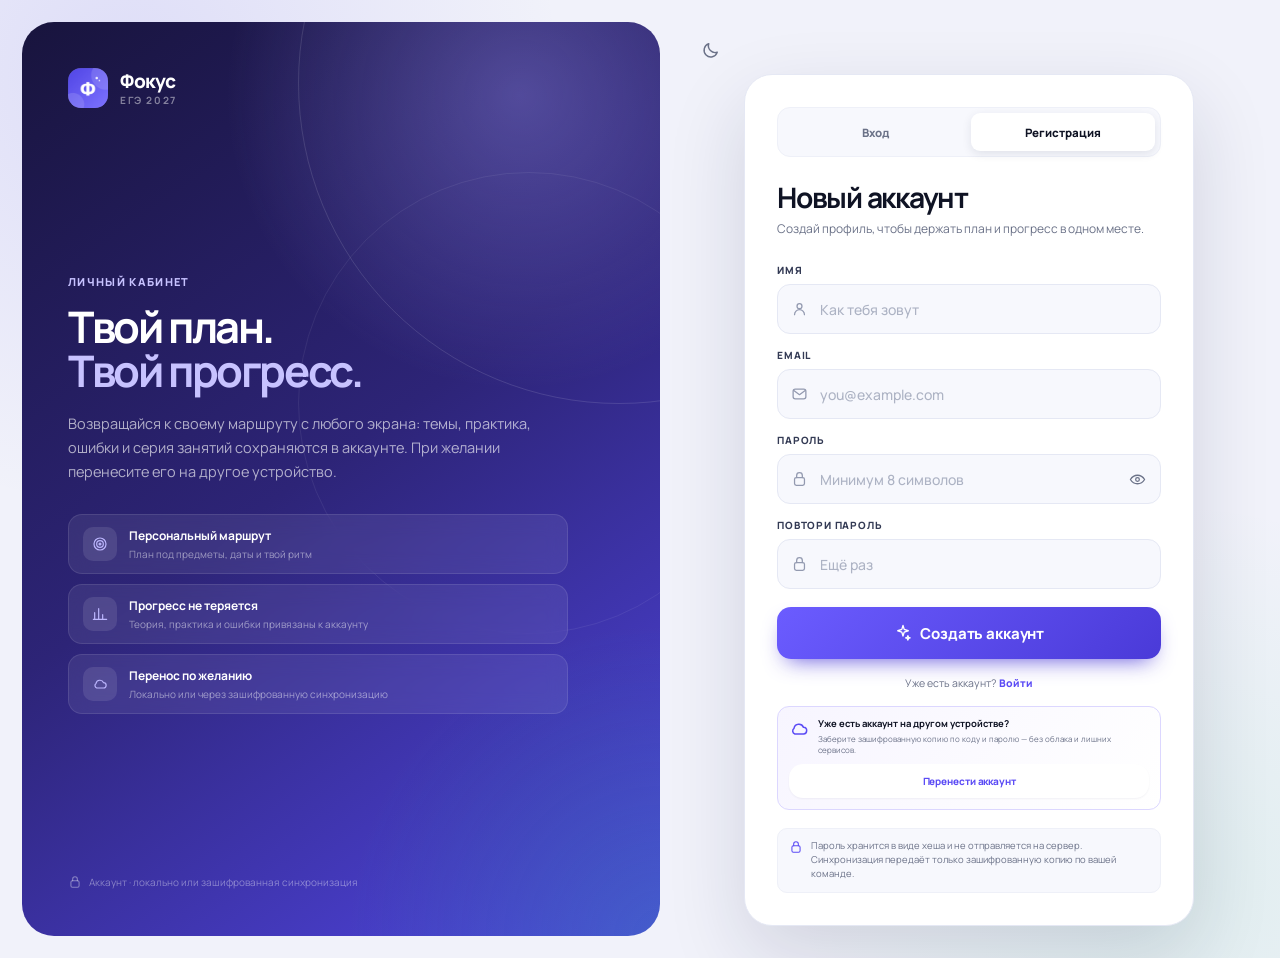
<file: index.html>
<!DOCTYPE html>
<html lang="ru">
<head>
<meta charset="UTF-8">
<meta name="viewport" content="width=device-width, initial-scale=1.0">
<meta name="theme-color" content="#5146e5">
<script>
(function () {
  try {
    var stored = localStorage.getItem('fokus_theme_v1');
    var dark = stored === 'dark' || (stored !== 'light' && window.matchMedia && window.matchMedia('(prefers-color-scheme: dark)').matches);
    document.documentElement.dataset.theme = dark ? 'dark' : 'light';
    var style = localStorage.getItem('fokus_style_v1');
    document.documentElement.dataset.style = (style === 'paper' || style === 'nocturne') ? style : 'classic';
  } catch (error) {
    document.documentElement.dataset.theme = 'light';
  }
})();
</script>
<title>Фокус — подготовка к ЕГЭ</title>
<link rel="preconnect" href="https://fonts.googleapis.com">
<link rel="preconnect" href="https://fonts.gstatic.com" crossorigin>
<link href="https://fonts.googleapis.com/css2?family=Manrope:wght@400;500;600;700;800&family=JetBrains+Mono:wght@400;500;600&display=swap" rel="stylesheet">
<link rel="manifest" href="manifest.webmanifest">
<link rel="icon" href="icons/favicon.ico" sizes="any">
<link rel="icon" type="image/png" sizes="32x32" href="icons/favicon-32.png">
<link rel="icon" type="image/png" sizes="16x16" href="icons/favicon-16.png">
<link rel="apple-touch-icon" href="icons/icon-180.png">
<meta name="apple-mobile-web-app-capable" content="yes">
<meta name="mobile-web-app-capable" content="yes">
<meta name="apple-mobile-web-app-status-bar-style" content="default">
<meta name="apple-mobile-web-app-title" content="Фокус ЕГЭ">
<meta name="application-name" content="Фокус ЕГЭ">
<link rel="stylesheet" href="css/styles.css?v=20261106b">
<link rel="stylesheet" href="css/ui-refresh.css?v=20261106b">
<link rel="stylesheet" href="css/motion.css?v=20261106b">
<link rel="stylesheet" href="css/themes.css?v=20261106b">
</head>
<body>
<div id="app"></div>
<div id="modal-root"></div>
<div id="celebration-root"></div>
<div class="toast-root" id="toast-root"></div>
<script src="js/data.js?v=20261106b"></script>
<script src="js/fipi-data.js?v=20261106b"></script>
<script src="js/essay-data.js?v=20261106b"></script>
<script src="js/practice.js?v=20261106b"></script>
<script src="js/visuals-data.js?v=20261106b"></script>
<script src="js/constants.js?v=20261106b"></script>
<script src="js/essay-works-practice.js?v=20261106b"></script>
<script src="js/core.js?v=20261106b"></script>
<script src="js/sync.js?v=20261106b"></script>
<script src="js/search.js?v=20261106b"></script>
<script src="js/features.js?v=20261106b"></script>
<script src="js/model.js?v=20261106b"></script>
<script src="js/ui.js?v=20261106b"></script>
<script src="js/views.js?v=20261106b"></script>
<script src="js/essay-views.js?v=20261106b"></script>
<script src="js/onboarding.js?v=20261106b"></script>
<script src="js/auth.js?v=20261106b"></script>
<script src="js/app.js?v=20261106b"></script>
</body>
</html>
</file>
<file: css/styles.css>
/* Фокус ЕГЭ — основные стили приложения. */
:root{
  --bg:#f4f6fb;
  --surface:#ffffff;
  --surface-2:#f8f9fd;
  --ink:#111527;
  --ink-2:#353b52;
  --muted:#6d7489;
  --muted-2:#9299ad;
  --line:#e7eaf3;
  --line-2:#eff1f7;
  --brand:#5146e5;
  --brand-dark:#3e34c9;
  --brand-soft:#eeecff;
  --brand-soft-2:#f5f3ff;
  --mint:#12b76a;
  --mint-soft:#e7f8f0;
  --orange:#f79009;
  --orange-soft:#fff4e5;
  --red:#f04438;
  --red-soft:#feeceb;
  --blue:#2e90fa;
  --blue-soft:#eaf4ff;
  --radius-xl:28px;
  --radius-lg:22px;
  --radius-md:16px;
  --radius-sm:12px;
  --shadow:0 12px 40px rgba(31,36,68,.06);
  --shadow-lg:0 24px 80px rgba(31,36,68,.14);
  --font:'Manrope','Segoe UI Variable Display','Segoe UI',system-ui,-apple-system,sans-serif;
}
*{box-sizing:border-box;margin:0;padding:0}
html{scroll-behavior:smooth}
body{
  font-family:var(--font);
  background:var(--bg);
  color:var(--ink);
  min-height:100vh;
  -webkit-font-smoothing:antialiased;
  text-rendering:optimizeLegibility;
}
body.modal-open{overflow:hidden}
button,input,select,textarea{font:inherit;color:inherit}
button{cursor:pointer;border:0;background:none}
a{color:inherit;text-decoration:none}
svg{display:block;flex:none}
::selection{background:#cfcaff;color:#231d73}
::-webkit-scrollbar{width:8px;height:8px}
::-webkit-scrollbar-track{background:transparent}
::-webkit-scrollbar-thumb{background:#d5d9e6;border-radius:20px}
::-webkit-scrollbar-thumb:hover{background:#bcc2d4}
:focus-visible{outline:3px solid rgba(81,70,229,.32);outline-offset:2px}

@keyframes fadeUp{from{opacity:0;transform:translateY(10px)}to{opacity:1;transform:none}}
@keyframes fadeIn{from{opacity:0}to{opacity:1}}
@keyframes popIn{from{opacity:0;transform:translateY(16px) scale(.985)}to{opacity:1;transform:none}}
@keyframes pulseSoft{0%,100%{box-shadow:0 0 0 0 rgba(81,70,229,.2)}50%{box-shadow:0 0 0 8px rgba(81,70,229,0)}}
.fade-up{animation:fadeUp .35s ease both}

.brand{display:flex;align-items:center;gap:12px;font-weight:800;letter-spacing:-.03em}
.brand-mark{
  width:40px;height:40px;border-radius:13px;display:grid;place-items:center;
  background:linear-gradient(145deg,#6d62ff,#453ad0);color:#fff;
  box-shadow:0 8px 20px rgba(81,70,229,.28);flex:none;
}
.brand-mark svg{width:22px;height:22px}
.brand-mark img{width:100%;height:100%;object-fit:cover;display:block;border-radius:inherit}
.brand-name{font-size:19px;line-height:1}
.brand-name small{display:block;font-size:10px;letter-spacing:.16em;text-transform:uppercase;color:var(--muted);font-weight:700;margin-top:4px}

.btn{
  display:inline-flex;align-items:center;justify-content:center;gap:8px;
  height:44px;padding:0 18px;border-radius:13px;font-size:14px;font-weight:750;
  transition:transform .15s ease,background .15s ease,border-color .15s ease,box-shadow .15s ease;
  white-space:nowrap;
}
.btn svg{width:18px;height:18px}
.btn:hover{transform:translateY(-1px)}
.btn:active{transform:translateY(0)}
.btn-primary{
  background:linear-gradient(135deg,#6156f0,#4b40dd);color:#fff;
  box-shadow:0 10px 24px rgba(81,70,229,.24);
}
.btn-primary:hover{box-shadow:0 14px 28px rgba(81,70,229,.3)}
.btn-secondary{background:var(--surface);border:1px solid var(--line);color:var(--ink);box-shadow:0 2px 6px rgba(31,36,68,.03)}
.btn-secondary:hover{border-color:#cfd4e3;background:#fcfcff}
.btn-soft{background:var(--brand-soft);color:var(--brand);}
.btn-soft:hover{background:#e5e2ff}
.btn-ghost{color:var(--muted);}
.btn-ghost:hover{background:var(--surface-2);color:var(--ink)}
.btn-danger{background:var(--red-soft);color:var(--red);}
.btn-sm{height:34px;padding:0 12px;border-radius:10px;font-size:12.5px;gap:6px}
.btn-sm svg{width:15px;height:15px}
.btn-lg{height:52px;padding:0 24px;border-radius:15px;font-size:15px}
.btn-block{width:100%}
.btn[disabled]{opacity:.45;pointer-events:none;box-shadow:none}
.icon-btn{
  width:40px;height:40px;border-radius:12px;display:grid;place-items:center;color:var(--muted);
  border:1px solid transparent;transition:.15s;
}
.icon-btn:hover{background:var(--surface-2);color:var(--ink);border-color:var(--line)}
.icon-btn svg{width:19px;height:19px}

.card{
  background:var(--surface);border:1px solid var(--line);border-radius:var(--radius-lg);
  box-shadow:0 2px 12px rgba(31,36,68,.025);
}
.pad{padding:24px}
.eyebrow{
  display:inline-flex;align-items:center;gap:7px;font-size:11px;font-weight:800;
  letter-spacing:.12em;text-transform:uppercase;color:var(--brand);
}
.eyebrow.muted{color:var(--muted)}
h1,h2,h3,h4{letter-spacing:-.03em}
.muted{color:var(--muted)}
.small{font-size:12.5px}
.mono{font-variant-numeric:tabular-nums}

.onboarding{
  min-height:100vh;padding:22px;display:grid;grid-template-columns:minmax(380px,43%) 1fr;
  gap:20px;background:
    radial-gradient(circle at 8% 8%,rgba(81,70,229,.08),transparent 28%),
    radial-gradient(circle at 92% 92%,rgba(18,183,106,.07),transparent 24%),
    #f4f6fb;
}
.ob-aside{
  position:relative;overflow:hidden;border-radius:32px;padding:46px;
  background:linear-gradient(150deg,#18143d 0%,#2d2477 44%,#5146e5 100%);
  color:#fff;display:flex;flex-direction:column;min-height:calc(100vh - 44px);
}
.ob-aside:before,.ob-aside:after{
  content:"";position:absolute;border-radius:50%;border:1px solid rgba(255,255,255,.13);pointer-events:none;
}
.ob-aside:before{width:620px;height:620px;right:-260px;top:-250px}
.ob-aside:after{width:440px;height:440px;right:-90px;top:140px;border-color:rgba(255,255,255,.08)}
.ob-aside .brand{position:relative;z-index:1;margin-bottom:auto}
.ob-aside .brand-name{color:#fff}
.ob-aside .brand-name small{color:rgba(255,255,255,.48)}
.ob-aside .brand-mark{background:rgba(255,255,255,.12);box-shadow:inset 0 0 0 1px rgba(255,255,255,.15);backdrop-filter:blur(8px)}
.ob-aside-inner{position:relative;z-index:1;padding:70px 0 36px}
.ob-aside h1{font-size:clamp(32px,3.1vw,48px);line-height:1.04;letter-spacing:-.05em;max-width:540px}
.ob-aside h1 span{color:#c7c2ff}
.ob-aside p{color:rgba(255,255,255,.66);font-size:15px;line-height:1.65;max-width:480px;margin-top:20px}
.ob-preview{
  margin-top:34px;background:rgba(255,255,255,.08);border:1px solid rgba(255,255,255,.13);
  border-radius:22px;padding:18px;backdrop-filter:blur(12px);max-width:490px;
}
.ob-preview-head{display:flex;justify-content:space-between;align-items:center;font-size:11px;font-weight:800;text-transform:uppercase;letter-spacing:.1em;color:rgba(255,255,255,.5);margin-bottom:13px}
.ob-preview-head span:last-child{color:#a9a2ff}
.ob-mini-session{display:flex;align-items:center;gap:12px;background:rgba(255,255,255,.08);border-radius:14px;padding:12px 13px;margin-top:8px}
.ob-mini-session .mini-ico{width:34px;height:34px;border-radius:10px;display:grid;place-items:center;background:rgba(255,255,255,.12);font-weight:800;font-size:13px;flex:none}
.ob-mini-session b{display:block;font-size:12.5px;font-weight:700}
.ob-mini-session small{display:block;font-size:10.5px;color:rgba(255,255,255,.48);margin-top:2px}
.ob-mini-session .mini-time{margin-left:auto;font-size:10.5px;color:rgba(255,255,255,.6);font-weight:700;white-space:nowrap}
.ob-points{display:flex;flex-wrap:wrap;gap:8px;margin-top:26px;position:relative;z-index:1}
.ob-point{display:flex;align-items:center;gap:7px;font-size:11.5px;font-weight:650;color:rgba(255,255,255,.72);background:rgba(255,255,255,.08);border:1px solid rgba(255,255,255,.09);padding:7px 11px;border-radius:20px}
.ob-point svg{width:13px;height:13px;color:#8ee8bd}

.ob-card{
  background:rgba(255,255,255,.92);border:1px solid rgba(255,255,255,.9);border-radius:32px;
  box-shadow:0 30px 90px rgba(37,41,80,.08);display:flex;flex-direction:column;
  min-height:calc(100vh - 44px);overflow:hidden;backdrop-filter:blur(10px);
}
.ob-head{padding:32px 44px 0;display:flex;align-items:center;justify-content:space-between;gap:20px}
.ob-progress{display:flex;align-items:center;gap:10px;flex:1;max-width:380px}
.ob-progress-track{height:6px;border-radius:20px;background:#eceef6;flex:1;overflow:hidden}
.ob-progress-bar{height:100%;border-radius:20px;background:linear-gradient(90deg,#7a70ff,#5146e5);transition:width .35s ease}
.ob-step-count{font-size:11.5px;font-weight:800;color:var(--muted);white-space:nowrap}
.ob-close{font-size:12px;font-weight:700;color:var(--muted);padding:8px 12px;border-radius:10px}
.ob-close:hover{background:var(--surface-2);color:var(--ink)}
.ob-head-actions{display:flex;align-items:center;gap:4px}
.ob-head-actions .icon-btn{width:34px;height:34px;border-radius:10px}
.ob-body{padding:42px 44px 20px;flex:1;overflow-y:auto;animation:fadeUp .3s ease both}
.ob-body h2{font-size:clamp(26px,2.4vw,36px);line-height:1.08;letter-spacing:-.04em;margin:11px 0 10px}
.ob-sub{color:var(--muted);font-size:14px;line-height:1.6;max-width:620px}
.ob-field{margin-top:28px}
.ob-label{font-size:12px;font-weight:800;text-transform:uppercase;letter-spacing:.08em;color:var(--ink-2);margin-bottom:10px;display:flex;justify-content:space-between;align-items:center;gap:12px}
.ob-label span{text-transform:none;letter-spacing:0;color:var(--muted);font-weight:650;font-size:12px}
.text-input,.select-input{
  width:100%;height:48px;border:1px solid var(--line);border-radius:13px;background:#fff;
  padding:0 15px;font-size:14px;font-weight:600;transition:.15s;
}
.text-input:hover,.select-input:hover{border-color:#cfd4e3}
.text-input:focus,.select-input:focus{outline:none;border-color:#8b83ee;box-shadow:0 0 0 4px rgba(81,70,229,.09)}
.text-input::placeholder{color:#adb3c4;font-weight:500}
.ob-name-row{display:grid;grid-template-columns:1fr 200px;gap:14px;align-items:end}
.choice-grid{display:grid;grid-template-columns:1fr 1fr;gap:12px;margin-top:24px}
.choice-card{
  position:relative;display:flex;align-items:center;gap:14px;text-align:left;
  background:#fff;border:1.5px solid var(--line);border-radius:18px;padding:17px;
  transition:.16s ease;min-height:84px;
}
.choice-card:hover{border-color:#c9c5f5;transform:translateY(-1px);box-shadow:0 10px 24px rgba(37,41,80,.05)}
.choice-card.selected{border-color:var(--brand);background:linear-gradient(135deg,#f7f6ff,#f0eeff);box-shadow:0 0 0 3px rgba(81,70,229,.07)}
.choice-card .check-dot{
  position:absolute;right:12px;top:12px;width:20px;height:20px;border-radius:50%;
  border:1.5px solid #d6dae7;background:#fff;display:grid;place-items:center;transition:.15s;
}
.choice-card .check-dot svg{width:11px;height:11px;color:#fff;opacity:0}
.choice-card.selected .check-dot{border-color:var(--brand);background:var(--brand)}
.choice-card.selected .check-dot svg{opacity:1}
.subject-mark{
  width:48px;height:48px;border-radius:14px;display:grid;place-items:center;flex:none;
  font-size:17px;font-weight:800;letter-spacing:-.04em;
  background:var(--subj-soft,#eef0ff);color:var(--subj-color,#5146e5);
}
.choice-card b{display:block;font-size:13.5px;letter-spacing:-.01em}
.choice-card small{display:block;font-size:11px;color:var(--muted);margin-top:4px;line-height:1.35}
.choice-card .choice-spacer{width:20px}

.goal-list{display:flex;flex-direction:column;gap:12px;margin-top:26px}
.goal-row{
  border:1px solid var(--line);border-radius:18px;padding:16px 18px;background:#fff;
  display:grid;grid-template-columns:minmax(180px,1fr) minmax(170px,1.2fr) auto;gap:20px;align-items:center;
}
.goal-subject{display:flex;align-items:center;gap:12px;min-width:0}
.goal-subject b{font-size:13px;display:block;white-space:nowrap;overflow:hidden;text-overflow:ellipsis}
.goal-subject small{font-size:10.5px;color:var(--muted);display:block;margin-top:3px}
.goal-range{display:flex;align-items:center;gap:12px}
.goal-range input{flex:1;accent-color:var(--brand);height:4px}
.goal-value{width:58px;text-align:center;background:var(--surface-2);border-radius:9px;padding:6px 4px;font-size:12px;font-weight:800}
.level-seg{display:flex;gap:4px;background:var(--surface-2);padding:4px;border-radius:11px}
.level-seg button{font-size:10.5px;font-weight:700;color:var(--muted);padding:7px 9px;border-radius:8px;transition:.15s;white-space:nowrap}
.level-seg button:hover{color:var(--ink)}
.level-seg button.active{background:#fff;color:var(--ink);box-shadow:0 2px 7px rgba(31,36,68,.09)}
.level-hint{font-size:11px;color:var(--muted);display:flex;gap:7px;align-items:flex-start;line-height:1.5;background:var(--surface-2);border-radius:12px;padding:11px 13px;margin-top:14px}
.level-hint svg{width:14px;height:14px;color:var(--brand);margin-top:1px}

.range-wrap{display:flex;align-items:center;gap:14px}
.range-wrap input[type=range]{flex:1;accent-color:var(--brand);height:5px}
.range-bubble{min-width:92px;text-align:center;background:var(--brand-soft);color:var(--brand);border-radius:11px;padding:9px 12px;font-size:12.5px;font-weight:800;white-space:nowrap}
.seg-chips{display:flex;flex-wrap:wrap;gap:7px}
.seg-chip,.day-chip,.time-chip{
  height:36px;padding:0 13px;border-radius:10px;border:1px solid var(--line);background:#fff;
  font-size:11.5px;font-weight:750;color:var(--muted);transition:.15s;
}
.seg-chip:hover,.day-chip:hover,.time-chip:hover{border-color:#c9c5f5;color:var(--ink)}
.seg-chip.active,.day-chip.active,.time-chip.active{background:var(--brand);border-color:var(--brand);color:#fff;box-shadow:0 5px 12px rgba(81,70,229,.2)}
.day-chips{display:flex;gap:6px;flex-wrap:wrap}
.day-chip{width:44px;padding:0;display:grid;place-items:center}
.time-chips{display:flex;gap:7px;flex-wrap:wrap}
.time-chip{font-variant-numeric:tabular-nums}
.form-grid{display:grid;grid-template-columns:1fr 1fr;gap:16px}
.form-grid .full{grid-column:1/-1}
.form-label{display:block;font-size:11px;text-transform:uppercase;letter-spacing:.07em;font-weight:800;color:var(--ink-2);margin-bottom:8px}
.form-hint{font-size:10.5px;color:var(--muted);line-height:1.5;margin-top:6px}
.week-load-preview{display:flex;align-items:center;justify-content:space-between;gap:16px;margin-top:18px;padding:14px 16px;background:var(--surface-2);border:1px solid var(--line-2);border-radius:14px}
.week-load-preview b{font-size:14px}
.week-load-dots{display:flex;gap:4px}
.week-load-dot{width:24px;height:7px;border-radius:8px;background:#e2e5ef}
.week-load-dot.on{background:linear-gradient(90deg,#7a70ff,#5146e5)}
.notice{display:flex;gap:10px;align-items:flex-start;padding:13px 15px;border-radius:13px;font-size:11.5px;line-height:1.55;color:var(--ink-2);background:var(--brand-soft-2);border:1px solid #e7e3ff}
.notice svg{width:15px;height:15px;color:var(--brand);margin-top:1px}
.notice.orange{background:var(--orange-soft);border-color:#ffe5bf}
.notice.orange svg{color:var(--orange)}
.notice.red{background:var(--red-soft);border-color:#ffd6d2}
.notice.red svg{color:var(--red)}
.support-grid{display:grid;grid-template-columns:1fr 1fr;gap:12px;margin-top:24px}
.support-card{border:1.5px solid var(--line);border-radius:17px;padding:16px;background:#fff;display:flex;gap:12px;align-items:flex-start;transition:.15s}
.support-card:hover{border-color:#c9c5f5}
.support-card.selected{border-color:var(--brand);background:var(--brand-soft-2)}
.support-check{width:19px;height:19px;border-radius:6px;border:1.5px solid #d3d8e5;background:#fff;display:grid;place-items:center;flex:none;margin-top:1px}
.support-check svg{width:12px;height:12px;color:#fff;opacity:0}
.support-card.selected .support-check{background:var(--brand);border-color:var(--brand)}
.support-card.selected .support-check svg{opacity:1}
.support-card b{display:block;font-size:12px;line-height:1.3}
.support-card small{display:block;font-size:10.5px;color:var(--muted);line-height:1.45;margin-top:4px}
.summary-card{border:1px solid var(--line);border-radius:20px;padding:22px;margin-top:24px;background:linear-gradient(160deg,#fbfbff,#f5f5ff)}
.summary-top{display:flex;gap:14px;align-items:center;justify-content:space-between;padding-bottom:18px;border-bottom:1px solid #e8e6fa;margin-bottom:18px}
.summary-top b{font-size:18px;letter-spacing:-.03em}
.summary-top small{display:block;color:var(--muted);font-size:11px;margin-top:4px}
.summary-ring{width:76px;height:76px;position:relative;flex:none}
.summary-ring svg{width:76px;height:76px;transform:rotate(-90deg)}
.summary-ring span{position:absolute;inset:0;display:grid;place-items:center;font-size:17px;font-weight:800}
.summary-grid{display:grid;grid-template-columns:1fr 1fr;gap:12px}
.summary-item{background:rgba(255,255,255,.75);border:1px solid #ecebfa;border-radius:12px;padding:12px 13px}
.summary-item small{display:block;font-size:9.5px;text-transform:uppercase;letter-spacing:.07em;font-weight:800;color:var(--muted);margin-bottom:5px}
.summary-item b{font-size:12.5px;line-height:1.4}
.summary-subjects{display:flex;flex-wrap:wrap;gap:6px;margin-top:14px}
.mini-subject{display:inline-flex;align-items:center;gap:6px;background:#fff;border:1px solid #e9e8f7;border-radius:20px;padding:5px 9px;font-size:10px;font-weight:700;color:var(--ink-2)}
.mini-dot{width:7px;height:7px;border-radius:50%;background:var(--dot,#5146e5)}
.ob-footer{
  padding:20px 44px 30px;display:flex;align-items:center;justify-content:space-between;gap:16px;
  border-top:1px solid var(--line-2);background:rgba(255,255,255,.7);
}
.ob-footer-meta{font-size:11px;color:var(--muted);line-height:1.45;max-width:340px}
.ob-footer-actions{display:flex;gap:10px}

.shell{display:grid;grid-template-columns:252px minmax(0,1fr);min-height:100vh}
.sidebar{
  position:sticky;top:0;height:100vh;background:var(--surface);border-right:1px solid var(--line);
  padding:24px 15px 18px;display:flex;flex-direction:column;z-index:20;
}
.sidebar .brand{padding:0 8px 0 10px;margin-bottom:30px}
.sidebar .brand-mark{width:38px;height:38px}
.sidebar .brand-name{font-size:18px}
.nav-label{font-size:9.5px;text-transform:uppercase;letter-spacing:.13em;font-weight:800;color:var(--muted-2);padding:0 13px;margin:0 0 9px}
.nav{display:flex;flex-direction:column;gap:3px}
.nav + .nav-label{margin-top:24px}
.nav-item{
  display:flex;align-items:center;gap:11px;height:42px;padding:0 13px;border-radius:11px;
  font-size:12.5px;font-weight:700;color:var(--muted);transition:.15s;position:relative;
}
.nav-item svg{width:19px;height:19px;stroke-width:1.9}
.nav-item:hover{background:var(--surface-2);color:var(--ink)}
.nav-item.active{background:linear-gradient(135deg,#f0eeff,#eaE7ff);color:var(--brand)}
.nav-item.active:before{content:"";position:absolute;left:-15px;top:9px;bottom:9px;width:3px;border-radius:0 3px 3px 0;background:var(--brand)}
.nav-badge{margin-left:auto;min-width:19px;height:19px;padding:0 5px;border-radius:8px;display:grid;place-items:center;background:var(--red);color:#fff;font-size:9.5px;font-weight:800}
.sidebar-bottom{margin-top:auto;padding-top:18px}
.mini-profile{
  display:flex;align-items:center;gap:10px;padding:11px;border:1px solid var(--line-2);
  border-radius:14px;background:var(--surface-2);
}
.avatar{
  width:37px;height:37px;border-radius:11px;display:grid;place-items:center;flex:none;
  background:linear-gradient(135deg,#dcd8ff,#c7c1ff);color:#352ba8;font-size:13px;font-weight:800;
}
.mini-profile b{display:block;font-size:11.5px;white-space:nowrap;overflow:hidden;text-overflow:ellipsis;max-width:120px}
.mini-profile small{display:block;font-size:9.5px;color:var(--muted);margin-top:3px}
.sidebar-note{font-size:9.5px;color:var(--muted-2);line-height:1.5;padding:14px 8px 0}
.main-wrap{min-width:0;display:flex;flex-direction:column}
.topbar{
  height:74px;padding:0 32px;display:flex;align-items:center;justify-content:space-between;gap:20px;
  border-bottom:1px solid rgba(231,234,243,.8);background:rgba(244,246,251,.75);
  backdrop-filter:blur(14px);position:sticky;top:0;z-index:15;
}
.topbar-left{display:flex;align-items:center;gap:12px;min-width:0}
.topbar h1{font-size:19px;letter-spacing:-.03em;white-space:nowrap}
.topbar-date{font-size:10.5px;color:var(--muted);padding-left:12px;border-left:1px solid var(--line);white-space:nowrap}
.topbar-right{display:flex;align-items:center;gap:8px}
.countdown-pill{
  display:flex;align-items:center;gap:9px;height:40px;padding:0 13px;border-radius:12px;
  background:#fff;border:1px solid var(--line);font-size:11px;font-weight:700;color:var(--ink-2);
}
.countdown-pill .pulse-dot{width:7px;height:7px;border-radius:50%;background:var(--orange);box-shadow:0 0 0 4px var(--orange-soft)}
.countdown-pill b{font-size:12.5px;color:var(--ink)}
.streak-pill{display:flex;align-items:center;gap:6px;height:40px;padding:0 12px;border-radius:12px;background:#fff;border:1px solid var(--line);font-size:11px;font-weight:800;color:var(--ink-2)}
.streak-pill svg{width:16px;height:16px;color:#f79009}
.content{padding:28px 32px 60px;max-width:1540px;width:100%;margin:0 auto;animation:fadeIn .2s ease both}
.page-head{display:flex;align-items:flex-start;justify-content:space-between;gap:22px;margin-bottom:22px}
.page-head h1{font-size:clamp(25px,2.4vw,34px);line-height:1.08;letter-spacing:-.045em}
.page-head p{font-size:12.5px;color:var(--muted);margin-top:7px;line-height:1.5}
.page-actions{display:flex;gap:8px;align-items:center;flex-wrap:wrap}
.section-head{display:flex;align-items:center;justify-content:space-between;gap:14px;margin:28px 0 14px}
.section-head h2{font-size:17px;letter-spacing:-.03em}
.section-head p{font-size:11px;color:var(--muted);margin-top:3px}
.section-link{font-size:11px;font-weight:800;color:var(--brand);display:flex;align-items:center;gap:4px}
.section-link svg{width:14px;height:14px}
.section-link:hover{color:var(--brand-dark)}

.hero{
  position:relative;overflow:hidden;border-radius:var(--radius-xl);padding:30px 34px;color:#fff;
  background:
    radial-gradient(circle at 78% 10%,rgba(160,152,255,.45),transparent 32%),
    radial-gradient(circle at 100% 100%,rgba(18,183,106,.22),transparent 30%),
    linear-gradient(125deg,#1d1845 0%,#332885 48%,#5146e5 100%);
  display:grid;grid-template-columns:1.45fr .8fr;gap:24px;min-height:236px;
  box-shadow:0 22px 50px rgba(49,41,145,.18);
}
.hero:before{content:"";position:absolute;width:430px;height:430px;border:1px solid rgba(255,255,255,.11);border-radius:50%;right:-150px;top:-190px}
.hero:after{content:"";position:absolute;width:300px;height:300px;border:1px solid rgba(255,255,255,.07);border-radius:50%;right:-40px;top:-110px}
.hero-copy{position:relative;z-index:1;display:flex;flex-direction:column;align-items:flex-start}
.hero .eyebrow{color:#bdb7ff}
.hero h1{font-size:clamp(28px,3vw,40px);line-height:1.06;letter-spacing:-.05em;margin:12px 0 10px;max-width:620px}
.hero p{color:rgba(255,255,255,.62);font-size:12.5px;line-height:1.55;max-width:540px}
.hero-actions{display:flex;gap:9px;margin-top:auto;padding-top:20px;flex-wrap:wrap}
.hero .btn-primary{background:#fff;color:#352ba8;box-shadow:0 10px 24px rgba(0,0,0,.13)}
.hero .btn-primary:hover{background:#f5f4ff}
.hero .btn-secondary{background:rgba(255,255,255,.1);border-color:rgba(255,255,255,.16);color:#fff;box-shadow:none;backdrop-filter:blur(8px)}
.hero .btn-secondary:hover{background:rgba(255,255,255,.16)}
.hero-side{position:relative;z-index:1;display:flex;flex-direction:column;justify-content:center;align-items:flex-end;gap:12px}
.hero-focus{
  background:rgba(255,255,255,.1);border:1px solid rgba(255,255,255,.15);border-radius:19px;
  padding:16px;width:100%;max-width:290px;backdrop-filter:blur(12px);
}
.hero-focus-top{display:flex;align-items:center;justify-content:space-between;gap:10px;font-size:9.5px;text-transform:uppercase;letter-spacing:.1em;font-weight:800;color:rgba(255,255,255,.5);margin-bottom:12px}
.hero-focus-top span:last-child{color:#dedaff}
.hero-focus-row{display:flex;align-items:center;gap:11px}
.hero-focus-row .mini-subj{width:38px;height:38px;border-radius:11px;display:grid;place-items:center;background:rgba(255,255,255,.13);font-weight:800;font-size:13px;flex:none}
.hero-focus-row b{display:block;font-size:12.5px;line-height:1.3}
.hero-focus-row small{display:block;font-size:10px;color:rgba(255,255,255,.53);margin-top:3px}
.hero-focus-bottom{display:flex;align-items:center;gap:7px;margin-top:13px;font-size:10px;color:rgba(255,255,255,.66)}
.hero-focus-bottom svg{width:13px;height:13px;color:#9ef0c6}
.hero-ring{position:relative;width:88px;height:88px;flex:none}
.hero-ring svg{width:88px;height:88px;transform:rotate(-90deg)}
.hero-ring-label{position:absolute;inset:0;display:grid;place-items:center;text-align:center}
.hero-ring-label b{font-size:19px;line-height:1;display:block}
.hero-ring-label small{font-size:8px;color:rgba(255,255,255,.55);display:block;margin-top:2px}
.hero-focus .ring-wrap{display:flex;align-items:center;gap:14px;margin-top:2px}

.countdown-grid{display:grid;grid-template-columns:repeat(4,minmax(0,1fr));gap:12px;margin-top:16px}
.countdown-card{
  background:var(--surface);border:1px solid var(--line);border-radius:18px;padding:16px 17px;
  position:relative;overflow:hidden;transition:.16s;
}
.countdown-card:hover{transform:translateY(-2px);box-shadow:var(--shadow)}
.countdown-card:before{content:"";position:absolute;left:0;top:0;bottom:0;width:3px;background:var(--subj-color,var(--brand))}
.countdown-top{display:flex;align-items:center;justify-content:space-between;gap:10px}
.countdown-subject{display:flex;align-items:center;gap:8px;min-width:0}
.countdown-subject .dot{width:8px;height:8px;border-radius:50%;background:var(--subj-color,var(--brand));flex:none}
.countdown-subject b{font-size:11px;white-space:nowrap;overflow:hidden;text-overflow:ellipsis;color:var(--ink-2)}
.countdown-top small{font-size:9px;color:var(--muted);white-space:nowrap}
.countdown-days{display:flex;align-items:baseline;gap:5px;margin-top:12px}
.countdown-days b{font-size:27px;letter-spacing:-.05em;line-height:1;font-variant-numeric:tabular-nums}
.countdown-days span{font-size:10px;color:var(--muted);font-weight:650}
.countdown-date{font-size:9.5px;color:var(--muted);margin-top:5px}
.countdown-bar{height:4px;border-radius:8px;background:#eef0f7;margin-top:12px;overflow:hidden}
.countdown-bar span{display:block;height:100%;border-radius:8px;background:var(--subj-color,var(--brand));transition:width .5s}

.dash-grid{display:grid;grid-template-columns:minmax(0,1.5fr) minmax(300px,.85fr);gap:16px;margin-top:16px}
.today-card .card-head,.advisor-card .card-head{display:flex;align-items:flex-start;justify-content:space-between;gap:14px;margin-bottom:16px}
.card-head h3{font-size:15px;letter-spacing:-.025em}
.card-head p{font-size:10.5px;color:var(--muted);margin-top:4px}
.today-sessions{display:flex;flex-direction:column;gap:8px}
.session-row{
  display:grid;grid-template-columns:44px minmax(0,1fr) auto;gap:12px;align-items:center;
  padding:11px 12px;border:1px solid var(--line-2);border-radius:14px;background:#fbfbfe;
  transition:.15s;
}
.session-row:hover{border-color:#ddd9f7;background:#fff}
.session-row.done{opacity:.55;background:var(--surface-2)}
.session-row.done .session-row-title{text-decoration:line-through}
.session-subj{
  width:40px;height:40px;border-radius:11px;display:grid;place-items:center;flex:none;
  background:var(--subj-soft,#eef0ff);color:var(--subj-color,#5146e5);font-size:12.5px;font-weight:800;
}
.session-row-title{font-size:12px;font-weight:750;line-height:1.3;white-space:nowrap;overflow:hidden;text-overflow:ellipsis}
.session-row-meta{display:flex;align-items:center;gap:7px;font-size:9.5px;color:var(--muted);margin-top:4px;flex-wrap:wrap}
.session-row-meta .dot{width:3px;height:3px;border-radius:50%;background:#c8cdda}
.session-row-time{font-size:9.5px;color:var(--muted);font-weight:700;text-align:right;white-space:nowrap}
.session-row-actions{display:flex;gap:5px;align-items:center}
.session-row-actions .btn{height:29px;padding:0 9px;border-radius:8px;font-size:10px}
.session-row-actions .btn svg{width:13px;height:13px}
.session-row-actions .icon-btn{width:29px;height:29px;border-radius:8px}
.session-row-actions .icon-btn svg{width:15px;height:15px}
.empty-state{padding:28px 16px;text-align:center;border:1px dashed #dfe3ee;border-radius:15px;background:#fcfcff}
.empty-state .empty-ico{width:42px;height:42px;border-radius:13px;display:grid;place-items:center;background:var(--brand-soft);color:var(--brand);margin:0 auto 10px}
.empty-state .empty-ico svg{width:20px;height:20px}
.empty-state b{display:block;font-size:12px}
.empty-state small{display:block;font-size:10.5px;color:var(--muted);margin-top:4px;line-height:1.5}
.empty-state .btn{margin-top:12px}

.advisor-timeline{display:flex;flex-direction:column;gap:0;margin-top:4px}
.advisor-item{display:grid;grid-template-columns:52px 12px 1fr;gap:9px;min-height:42px;position:relative}
.advisor-time{font-size:9.5px;color:var(--muted);font-weight:700;padding-top:2px;text-align:right;font-variant-numeric:tabular-nums}
.advisor-line{display:flex;flex-direction:column;align-items:center}
.advisor-dot{width:7px;height:7px;border-radius:50%;background:var(--dot,#b9bdd0);margin-top:4px;flex:none;z-index:1}
.advisor-line:after{content:"";width:1px;background:#e4e7f0;flex:1;margin-top:4px}
.advisor-item:last-child .advisor-line:after{display:none}
.advisor-content{padding-bottom:12px}
.advisor-content b{font-size:10.5px;display:block}
.advisor-content small{font-size:9.5px;color:var(--muted);display:block;margin-top:2px}
.advisor-content .study-label{color:var(--brand);font-weight:800}
.advisor-foot{border-top:1px solid var(--line-2);padding-top:12px;margin-top:auto;display:flex;align-items:center;justify-content:space-between;gap:10px}
.advisor-foot span{font-size:9.5px;color:var(--muted)}
.timer-inline{display:flex;align-items:center;gap:8px;background:var(--surface-2);border:1px solid var(--line-2);border-radius:10px;padding:5px 7px 5px 10px}
.timer-inline > svg{width:14px;height:14px;color:var(--muted)}
.timer-inline b{font-size:11px;font-variant-numeric:tabular-nums;letter-spacing:.02em}
.timer-inline button{width:25px;height:25px;border-radius:7px;display:grid;place-items:center;background:#fff;border:1px solid var(--line);color:var(--ink-2)}
.timer-inline button svg{width:12px;height:12px}

.progress-split{display:grid;grid-template-columns:minmax(0,1.15fr) minmax(300px,.85fr);gap:16px;margin-top:16px}
.week-bars{display:flex;align-items:flex-end;gap:8px;height:128px;padding-top:10px}
.week-bar{flex:1;display:flex;flex-direction:column;justify-content:flex-end;align-items:center;gap:6px;height:100%}
.week-bar-track{width:100%;max-width:34px;height:100%;background:var(--surface-2);border-radius:9px;display:flex;align-items:flex-end;overflow:hidden}
.week-bar-fill{width:100%;border-radius:9px;background:linear-gradient(180deg,#8e85ff,#5146e5);min-height:3px;transition:height .5s}
.week-bar.today .week-bar-fill{background:linear-gradient(180deg,#34d399,#12b76a)}
.week-bar small{font-size:8.5px;color:var(--muted);font-weight:700}
.week-bar b{font-size:8px;color:var(--muted-2);font-weight:600}
.subject-progress-list{display:flex;flex-direction:column;gap:12px}
.subject-progress-item{display:grid;grid-template-columns:1fr auto;gap:8px}
.subject-progress-item b{font-size:10.5px}
.subject-progress-item span{font-size:9.5px;color:var(--muted);font-weight:700}
.subject-progress-track{height:6px;background:#eef0f7;border-radius:8px;overflow:hidden;grid-column:1/-1}
.subject-progress-track i{display:block;height:100%;border-radius:8px;background:var(--subj-color,var(--brand))}

.stat-grid{display:grid;grid-template-columns:repeat(4,minmax(0,1fr));gap:12px}
.stat-card{background:var(--surface);border:1px solid var(--line);border-radius:17px;padding:16px 17px;display:flex;gap:12px;align-items:center}
.stat-icon{width:39px;height:39px;border-radius:12px;display:grid;place-items:center;flex:none;background:var(--icon-bg,var(--brand-soft));color:var(--icon-color,var(--brand))}
.stat-icon svg{width:18px;height:18px}
.stat-card b{display:block;font-size:20px;letter-spacing:-.04em;line-height:1}
.stat-card small{display:block;font-size:9.5px;color:var(--muted);margin-top:4px;line-height:1.3}
.alert-banner{
  display:flex;align-items:center;gap:13px;padding:13px 16px;border-radius:15px;
  background:linear-gradient(100deg,#fff8ed,#fffdf9);border:1px solid #ffe7c2;margin-bottom:16px;
}
.alert-banner .alert-ico{width:35px;height:35px;border-radius:10px;background:#fff0d5;color:#b54708;display:grid;place-items:center;flex:none}
.alert-banner .alert-ico svg{width:17px;height:17px}
.alert-banner b{display:block;font-size:11.5px}
.alert-banner small{display:block;font-size:10px;color:var(--muted);margin-top:2px}
.alert-banner .btn{margin-left:auto;flex:none}

.plan-toolbar{display:flex;align-items:center;justify-content:space-between;gap:14px;margin-bottom:14px;flex-wrap:wrap}
.week-nav{display:flex;align-items:center;gap:6px}
.week-nav .week-label{min-width:178px;text-align:center;font-size:12.5px;font-weight:800;padding:0 6px}
.plan-toolbar-left{display:flex;align-items:center;gap:8px;flex-wrap:wrap}
.plan-toolbar-right{display:flex;gap:7px;align-items:center;flex-wrap:wrap}
.week-strip{display:grid;grid-template-columns:repeat(7,minmax(0,1fr));gap:7px;margin-bottom:16px}
.day-tile{
  background:var(--surface);border:1px solid var(--line);border-radius:14px;padding:10px 10px 9px;
  text-align:left;position:relative;transition:.15s;min-height:107px;
}
.day-tile:hover{border-color:#cfcbf5;transform:translateY(-1px)}
.day-tile.selected{border-color:var(--brand);box-shadow:0 0 0 3px rgba(81,70,229,.08);background:linear-gradient(180deg,#fff,#f8f7ff)}
.day-tile.today .day-num{color:var(--brand)}
.day-tile.buffer{background:repeating-linear-gradient(135deg,#fbfbfe,#fbfbfe 7px,#f7f8fc 7px,#f7f8fc 14px)}
.day-tile-top{display:flex;align-items:center;justify-content:space-between;gap:5px}
.day-name{font-size:8.5px;text-transform:uppercase;letter-spacing:.09em;font-weight:800;color:var(--muted)}
.day-num{font-size:17px;font-weight:800;letter-spacing:-.04em;line-height:1;margin-top:7px;display:block}
.day-today-label{font-size:7.5px;background:var(--brand-soft);color:var(--brand);border-radius:6px;padding:2px 5px;font-weight:800;text-transform:uppercase;letter-spacing:.05em}
.day-dots{display:flex;gap:3px;flex-wrap:wrap;margin-top:10px}
.day-dot{width:6px;height:6px;border-radius:50%;background:var(--subj-color,var(--brand));opacity:.9}
.day-dot.done{background:var(--mint)}
.day-summary{font-size:8.5px;color:var(--muted);margin-top:9px;line-height:1.3}
.day-progress{height:3px;border-radius:4px;background:#eef0f7;margin-top:7px;overflow:hidden}
.day-progress span{display:block;height:100%;background:var(--brand);border-radius:4px}
.plan-main{display:grid;grid-template-columns:minmax(0,1fr) 290px;gap:16px;align-items:start}
.plan-day-card{padding:22px}
.plan-day-head{display:flex;align-items:flex-start;justify-content:space-between;gap:14px;margin-bottom:16px}
.plan-day-head h2{font-size:18px;letter-spacing:-.03em}
.plan-day-head p{font-size:10.5px;color:var(--muted);margin-top:4px}
.plan-sessions{display:flex;flex-direction:column;gap:9px}
.plan-session{
  display:grid;grid-template-columns:66px minmax(0,1fr) auto;gap:12px;align-items:center;
  border:1px solid var(--line-2);border-radius:15px;padding:13px;background:#fcfcfe;transition:.15s;
}
.plan-session:hover{border-color:#dedaf8;background:#fff;box-shadow:0 5px 18px rgba(37,41,80,.04)}
.plan-session.done{opacity:.57;background:#f7f8fc}
.plan-session.done .plan-session-title{text-decoration:line-through}
.plan-session.missed{border-color:#ffd9d5;background:#fffafa}
.plan-session.mock{background:linear-gradient(100deg,#f5f3ff,#fbfaff);border-color:#e2ddff}
.session-time-box{text-align:center;background:var(--surface-2);border-radius:10px;padding:7px 4px;border:1px solid var(--line-2)}
.session-time-box b{display:block;font-size:11px;font-variant-numeric:tabular-nums;letter-spacing:-.01em}
.session-time-box small{display:block;font-size:8.5px;color:var(--muted);margin-top:2px}
.plan-session-top{display:flex;align-items:center;gap:7px;flex-wrap:wrap}
.plan-session-title{font-size:12.5px;font-weight:750;line-height:1.3;margin-top:3px}
.plan-session-meta{display:flex;align-items:center;gap:6px;font-size:9.5px;color:var(--muted);margin-top:5px;flex-wrap:wrap}
.plan-session-actions{display:flex;align-items:center;gap:5px}
.plan-session-actions .btn{height:31px;font-size:10px;padding:0 10px;border-radius:8px}
.plan-session-actions .btn svg{width:13px;height:13px}
.plan-session-actions .icon-btn{width:31px;height:31px;border-radius:8px}
.plan-session-actions .icon-btn svg{width:15px;height:15px}
.plan-side{display:flex;flex-direction:column;gap:14px}
.plan-side-card{padding:18px}
.plan-side-card h3{font-size:12px;letter-spacing:-.01em;margin-bottom:11px}
.coverage-line{display:flex;align-items:center;justify-content:space-between;font-size:10px;color:var(--muted);margin-bottom:6px}
.coverage-line b{color:var(--ink);font-size:10.5px}
.coverage-track{height:7px;border-radius:7px;background:#eef0f7;overflow:hidden}
.coverage-track span{display:block;height:100%;border-radius:7px;background:linear-gradient(90deg,#8b83ee,#5146e5)}
.coverage-note{font-size:9.5px;color:var(--muted);line-height:1.55;margin-top:10px}
.subject-legend{display:flex;flex-direction:column;gap:8px;margin-top:14px}
.legend-item{display:flex;align-items:center;gap:7px;font-size:9.5px;color:var(--muted)}
.legend-dot{width:7px;height:7px;border-radius:50%;flex:none}
.legend-item b{margin-left:auto;color:var(--ink-2);font-size:9.5px}
.buffer-note{font-size:9.5px;color:var(--muted);line-height:1.5;display:flex;gap:8px;background:var(--surface-2);border-radius:11px;padding:10px}
.buffer-note svg{width:14px;height:14px;color:var(--muted);margin-top:1px}
.week-mini-row{display:flex;align-items:center;gap:7px;padding:6px 0;border-bottom:1px solid var(--line-2);font-size:9.5px;color:var(--muted)}
.week-mini-row:last-child{border-bottom:0}
.week-mini-row b{margin-left:auto;color:var(--ink-2);font-size:9.5px}
.week-mini-day{width:23px;height:23px;border-radius:7px;background:var(--surface-2);display:grid;place-items:center;font-size:8.5px;font-weight:800;color:var(--ink-2)}

.subjects-grid{display:grid;grid-template-columns:repeat(2,minmax(0,1fr));gap:14px}
.subject-card{
  position:relative;overflow:hidden;background:var(--surface);border:1px solid var(--line);
  border-radius:22px;padding:22px;transition:.18s;text-align:left;
}
.subject-card:hover{transform:translateY(-3px);box-shadow:var(--shadow);border-color:#d7d3f6}
.subject-card:before{content:"";position:absolute;left:0;top:0;bottom:0;width:4px;background:var(--subj-color)}
.subject-card-top{display:flex;align-items:flex-start;justify-content:space-between;gap:12px}
.subject-card-title{display:flex;align-items:center;gap:13px;min-width:0}
.subject-card-title .subject-mark{width:52px;height:52px;border-radius:15px;font-size:18px}
.subject-card-title b{display:block;font-size:15px;letter-spacing:-.025em}
.subject-card-title small{display:block;font-size:9.5px;color:var(--muted);margin-top:4px}
.subject-card-count{text-align:right;flex:none}
.subject-card-count b{font-size:21px;letter-spacing:-.04em;line-height:1;display:block;color:var(--subj-color)}
.subject-card-count small{font-size:8.5px;color:var(--muted);display:block;margin-top:4px}
.subject-card-stats{display:flex;gap:18px;margin-top:20px;padding-top:16px;border-top:1px solid var(--line-2)}
.subject-stat b{display:block;font-size:13px;letter-spacing:-.02em}
.subject-stat small{display:block;font-size:8.5px;color:var(--muted);margin-top:3px}
.subject-card-progress{height:6px;border-radius:8px;background:#eef0f7;margin-top:16px;overflow:hidden}
.subject-card-progress span{display:block;height:100%;border-radius:8px;background:var(--subj-color)}
.subject-card-footer{display:flex;align-items:center;justify-content:space-between;margin-top:13px;font-size:9.5px;color:var(--muted)}
.subject-card-footer .arrow{width:26px;height:26px;border-radius:8px;background:var(--subj-soft);color:var(--subj-color);display:grid;place-items:center;transition:.15s}
.subject-card:hover .subject-card-footer .arrow{transform:translateX(2px)}
.subject-card-footer .arrow svg{width:14px;height:14px}

.subject-header{
  position:relative;overflow:hidden;border-radius:24px;padding:25px 27px;border:1px solid var(--line);
  background:linear-gradient(135deg,var(--subj-soft),#fff 65%);margin-bottom:16px;
}
.subject-header:after{content:"";position:absolute;right:-60px;top:-80px;width:240px;height:240px;border-radius:50%;border:1px solid rgba(0,0,0,.04)}
.subject-header-inner{display:flex;align-items:center;justify-content:space-between;gap:20px;position:relative;z-index:1;flex-wrap:wrap}
.subject-header-left{display:flex;align-items:center;gap:16px;min-width:0}
.subject-header-left .subject-mark{width:64px;height:64px;border-radius:18px;font-size:23px;background:#fff;box-shadow:0 8px 20px rgba(37,41,80,.07)}
.subject-header h1{font-size:27px;line-height:1.1;letter-spacing:-.04em}
.subject-header p{font-size:10.5px;color:var(--muted);margin-top:5px}
.subject-header-stats{display:flex;gap:22px;align-items:center;flex-wrap:wrap}
.subject-header-stat b{display:block;font-size:17px;letter-spacing:-.03em}
.subject-header-stat small{display:block;font-size:8.5px;text-transform:uppercase;letter-spacing:.07em;color:var(--muted);margin-top:4px;font-weight:800}
.subject-toolbar{display:flex;align-items:center;justify-content:space-between;gap:13px;margin:18px 0 12px;flex-wrap:wrap}
.part-block{margin-bottom:18px}
.part-head{display:flex;align-items:center;gap:11px;margin-bottom:9px}
.part-number{width:32px;height:32px;border-radius:9px;display:grid;place-items:center;background:var(--surface);border:1px solid var(--line);font-size:12px;font-weight:800;color:var(--brand)}
.part-head b{font-size:13px}
.part-head small{font-size:10px;color:var(--muted);display:block;margin-top:2px}
.part-head .part-tag{margin-left:auto;font-size:8px;text-transform:uppercase;letter-spacing:.07em;font-weight:800;padding:4px 7px;border-radius:6px;background:var(--surface-2);border:1px solid var(--line-2);color:var(--muted)}
.topics-list{border:1px solid var(--line);border-radius:17px;overflow:hidden;background:var(--surface)}
.topic-row{
  display:grid;grid-template-columns:34px minmax(0,1fr) auto auto;gap:12px;align-items:center;
  padding:14px 16px;border-bottom:1px solid var(--line-2);background:var(--surface);transition:.13s;
}
.topic-row:last-child{border-bottom:0}
.topic-row:hover{background:#fbfbfe}
.topic-num{width:29px;height:29px;border-radius:9px;background:var(--surface-2);display:grid;place-items:center;font-size:10px;font-weight:800;color:var(--muted)}
.topic-row.done .topic-num{background:var(--mint-soft);color:var(--mint)}
.topic-title{font-size:12px;font-weight:750;line-height:1.35}
.topic-meta{display:flex;align-items:center;gap:7px;margin-top:4px;flex-wrap:wrap;font-size:9px;color:var(--muted)}
.topic-meta .weight{display:inline-flex;align-items:center;gap:3px;background:var(--orange-soft);color:#b54708;padding:2px 6px;border-radius:5px;font-weight:750}
.topic-meta .status-dot{width:5px;height:5px;border-radius:50%;background:#d8dce8}
.topic-meta .status-dot.done{background:var(--mint)}
.topic-row-actions{display:flex;gap:5px}
.topic-row-actions .btn{height:29px;font-size:9.5px;padding:0 9px;border-radius:8px}
.topic-row-actions .btn svg{width:12px;height:12px}
.topic-score{font-size:9px;font-weight:800;color:var(--muted);background:var(--surface-2);border-radius:6px;padding:3px 6px;text-align:center;min-width:38px}
.topic-score.good{background:var(--mint-soft);color:var(--mint)}
.topic-score.low{background:var(--orange-soft);color:#b54708}

.trainer-head{display:flex;align-items:flex-start;justify-content:space-between;gap:18px;margin-bottom:17px}
.trainer-head h1{font-size:29px;letter-spacing:-.045em}
.trainer-head p{font-size:11.5px;color:var(--muted);margin-top:6px;line-height:1.55;max-width:650px}
.subject-tabs{display:flex;gap:5px;flex-wrap:wrap;background:var(--surface);border:1px solid var(--line);padding:4px;border-radius:12px;margin-bottom:16px;width:fit-content;max-width:100%}
.subject-tab{height:34px;padding:0 13px;border-radius:8px;font-size:10.5px;font-weight:750;color:var(--muted);display:flex;align-items:center;gap:6px;white-space:nowrap}
.subject-tab .dot{width:6px;height:6px;border-radius:50%;background:var(--subj-color,var(--brand))}
.subject-tab.active{background:var(--brand-soft);color:var(--brand)}
.subject-tab:hover{color:var(--ink)}
.practice-toolbar{display:flex;align-items:center;justify-content:space-between;gap:12px;margin:14px 0;flex-wrap:wrap}
.practice-toolbar p{font-size:10.5px;color:var(--muted)}
.practice-topics{display:grid;grid-template-columns:1fr 1fr;gap:10px}
.practice-topic{
  display:flex;align-items:center;gap:12px;padding:14px;border:1px solid var(--line);
  border-radius:14px;background:var(--surface);transition:.15s;text-align:left;
}
.practice-topic:hover{border-color:#d8d4f7;box-shadow:0 6px 18px rgba(37,41,80,.04)}
.practice-topic .subject-mark{width:38px;height:38px;border-radius:11px;font-size:12px}
.practice-topic-info{min-width:0;flex:1}
.practice-topic-info b{display:block;font-size:11px;line-height:1.3;white-space:nowrap;overflow:hidden;text-overflow:ellipsis}
.practice-topic-info small{display:block;font-size:9px;color:var(--muted);margin-top:3px}
.practice-topic .arrow{width:27px;height:27px;border-radius:8px;background:var(--surface-2);display:grid;place-items:center;color:var(--muted);flex:none}
.practice-topic .arrow svg{width:13px;height:13px}
.practice-topic:hover .arrow{background:var(--brand-soft);color:var(--brand)}
.practice-banner{
  display:flex;align-items:center;gap:13px;border-radius:17px;padding:16px 18px;
  background:linear-gradient(100deg,#f3f1ff,#faf9ff);border:1px solid #e5e1ff;margin-bottom:16px;
}
.practice-banner .pb-ico{width:40px;height:40px;border-radius:12px;background:#fff;display:grid;place-items:center;color:var(--brand);flex:none;box-shadow:0 5px 14px rgba(81,70,229,.09)}
.practice-banner .pb-ico svg{width:19px;height:19px}
.practice-banner b{display:block;font-size:12px}
.practice-banner small{display:block;font-size:10px;color:var(--muted);margin-top:3px;line-height:1.5}
.practice-banner .btn{margin-left:auto;flex:none}

.quiz-shell{max-width:860px;margin:0 auto}
.quiz-top{display:flex;align-items:center;justify-content:space-between;gap:14px;margin-bottom:13px}
.quiz-top-left{display:flex;align-items:center;gap:6px}
.quiz-top-left .btn{height:34px;font-size:10px}
.quiz-progress-text{font-size:10.5px;color:var(--muted);font-weight:700}
.quiz-progress{height:6px;background:#e8ebf3;border-radius:8px;overflow:hidden;margin-bottom:15px}
.quiz-progress span{display:block;height:100%;border-radius:8px;background:linear-gradient(90deg,#7c72ff,#5146e5);transition:width .3s}
.quiz-card{background:var(--surface);border:1px solid var(--line);border-radius:24px;padding:30px;box-shadow:var(--shadow)}
.quiz-meta{display:flex;align-items:center;gap:8px;flex-wrap:wrap;margin-bottom:17px}
.quiz-qnum{width:31px;height:31px;border-radius:9px;background:var(--brand);color:#fff;display:grid;place-items:center;font-size:11px;font-weight:800}
.quiz-question{font-size:20px;line-height:1.45;letter-spacing:-.025em;font-weight:700;margin-bottom:20px;white-space:pre-line}
.quiz-options{display:flex;flex-direction:column;gap:8px}
.quiz-option{
  display:flex;align-items:flex-start;gap:12px;padding:13px 14px;border:1.5px solid var(--line);
  border-radius:12px;background:#fff;text-align:left;font-size:12.5px;line-height:1.45;
  transition:.14s;width:100%;
}
.quiz-option:hover{border-color:#c9c5f5;background:#fdfdff}
.option-letter{
  width:24px;height:24px;border-radius:7px;background:var(--surface-2);color:var(--muted);
  display:grid;place-items:center;font-size:10px;font-weight:800;flex:none;transition:.14s;
}
.quiz-option.selected{border-color:var(--brand);background:var(--brand-soft-2)}
.quiz-option.selected .option-letter{background:var(--brand);color:#fff}
.quiz-option.correct{border-color:var(--mint);background:#f2fdf8}
.quiz-option.correct .option-letter{background:var(--mint);color:#fff}
.quiz-option.wrong{border-color:var(--red);background:#fff7f6}
.quiz-option.wrong .option-letter{background:var(--red);color:#fff}
.quiz-option.disabled{pointer-events:none}
.quiz-option.disabled:not(.correct):not(.wrong){opacity:.62}
.quiz-explanation{margin-top:15px;border-radius:14px;padding:14px 16px;background:var(--surface-2);border:1px solid var(--line-2);animation:fadeUp .25s ease both}
.quiz-explanation.good{background:var(--mint-soft);border-color:#c9f0dc}
.quiz-explanation.bad{background:var(--red-soft);border-color:#ffd6d3}
.quiz-explanation-top{display:flex;align-items:center;gap:7px;font-size:10.5px;font-weight:800;margin-bottom:6px}
.quiz-explanation.good .quiz-explanation-top{color:#087443}
.quiz-explanation.bad .quiz-explanation-top{color:#b42318}
.quiz-explanation-top svg{width:15px;height:15px}
.quiz-explanation p{font-size:11px;line-height:1.6;color:var(--ink-2)}
.quiz-explanation .q-source{font-size:8.5px;color:var(--muted-2);margin-top:8px;letter-spacing:.02em}
.quiz-footer{display:flex;align-items:center;justify-content:space-between;gap:12px;margin-top:18px}
.quiz-footer .hint{font-size:9.5px;color:var(--muted);display:flex;align-items:center;gap:5px}
.quiz-footer .hint svg{width:13px;height:13px}
.result-card{max-width:600px;margin:30px auto;text-align:center;padding:38px}
.result-orb{
  width:132px;height:132px;border-radius:50%;display:grid;place-items:center;margin:0 auto 20px;
  background:conic-gradient(var(--mint) var(--score),#edf0f7 0);position:relative;
}
.result-orb:before{content:"";position:absolute;inset:9px;border-radius:50%;background:#fff}
.result-orb-inner{position:relative;z-index:1;text-align:center}
.result-orb-inner b{display:block;font-size:29px;letter-spacing:-.05em;line-height:1}
.result-orb-inner small{display:block;font-size:9px;color:var(--muted);margin-top:3px}
.result-card h2{font-size:24px;letter-spacing:-.04em}
.result-card p{font-size:11.5px;color:var(--muted);line-height:1.6;margin-top:8px}
.result-stats{display:flex;justify-content:center;gap:28px;margin:20px 0 24px}
.result-stat b{display:block;font-size:18px;letter-spacing:-.03em}
.result-stat small{display:block;font-size:9px;color:var(--muted);margin-top:3px}
.result-actions{display:flex;justify-content:center;gap:8px;flex-wrap:wrap}

.mistakes-toolbar{display:flex;align-items:center;justify-content:space-between;gap:12px;margin-bottom:14px;flex-wrap:wrap}
.mistakes-list{display:flex;flex-direction:column;gap:9px}
.mistake-card{background:var(--surface);border:1px solid var(--line);border-radius:15px;padding:16px 17px}
.mistake-top{display:flex;align-items:center;gap:8px;flex-wrap:wrap;margin-bottom:8px}
.mistake-q{font-size:12px;font-weight:700;line-height:1.5;margin-bottom:9px}
.mistake-answers{display:flex;gap:15px;flex-wrap:wrap;font-size:10px;margin-bottom:8px}
.mistake-answers .wrong{color:var(--red);font-weight:750}
.mistake-answers .right{color:var(--mint);font-weight:750}
.mistake-actions{display:flex;gap:6px;flex-wrap:wrap;align-items:center}
.mistake-actions .btn{height:29px;padding:0 9px;font-size:9.5px;border-radius:7px}
.mistake-actions .btn svg{width:12px;height:12px}
.mistake-count{margin-left:auto;font-size:8.5px;color:var(--muted);background:var(--surface-2);padding:4px 7px;border-radius:6px}
details.mistake-details{margin-top:7px}
details.mistake-details summary{font-size:9.5px;color:var(--brand);font-weight:750;cursor:pointer;list-style:none}
details.mistake-details summary::-webkit-details-marker{display:none}
details.mistake-details p{font-size:10.5px;color:var(--ink-2);line-height:1.6;margin-top:7px;background:var(--surface-2);border-radius:10px;padding:10px 12px}

.progress-page-grid{display:grid;grid-template-columns:minmax(0,1.2fr) minmax(320px,.8fr);gap:16px}
.activity-card{padding:22px}
.activity-head{display:flex;align-items:flex-start;justify-content:space-between;gap:14px;margin-bottom:6px}
.activity-head h2{font-size:16px}
.activity-head p{font-size:10px;color:var(--muted);margin-top:4px}
.activity-total{text-align:right}
.activity-total b{font-size:22px;letter-spacing:-.04em;display:block}
.activity-total small{font-size:8.5px;color:var(--muted)}
.activity-bars{display:flex;align-items:flex-end;gap:7px;height:150px;padding-top:20px}
.activity-day{flex:1;display:flex;flex-direction:column;align-items:center;justify-content:flex-end;height:100%;gap:5px}
.activity-bar-wrap{width:100%;max-width:28px;height:100%;background:var(--surface-2);border-radius:8px;display:flex;align-items:flex-end;overflow:hidden}
.activity-bar{width:100%;min-height:2px;background:#c8c3ff;border-radius:8px;transition:height .4s}
.activity-day.high .activity-bar{background:linear-gradient(180deg,#8d84ff,#5146e5)}
.activity-day.today .activity-bar{background:linear-gradient(180deg,#34d399,#12b76a)}
.activity-day small{font-size:8px;color:var(--muted);font-weight:700}
.activity-day .mins{font-size:7px;color:var(--muted-2);height:9px}
.lag-list{display:flex;flex-direction:column;gap:9px}
.lag-item{display:flex;gap:10px;align-items:center;padding:10px;border-radius:11px;background:var(--surface-2);border:1px solid var(--line-2)}
.lag-item .lag-ico{width:30px;height:30px;border-radius:9px;display:grid;place-items:center;background:#fff;color:var(--orange);flex:none;border:1px solid var(--line-2)}
.lag-item .lag-ico svg{width:14px;height:14px}
.lag-item b{display:block;font-size:10.5px;line-height:1.3}
.lag-item small{display:block;font-size:9px;color:var(--muted);margin-top:3px}
.lag-item .btn{margin-left:auto;flex:none;height:27px;font-size:9px;padding:0 8px}
.done-list{display:flex;flex-direction:column;gap:6px}
.done-item{display:flex;align-items:center;gap:9px;font-size:10px;padding:8px 0;border-bottom:1px solid var(--line-2)}
.done-item:last-child{border-bottom:0}
.done-check{width:20px;height:20px;border-radius:6px;background:var(--mint-soft);color:var(--mint);display:grid;place-items:center;flex:none}
.done-check svg{width:12px;height:12px}
.done-item b{font-weight:700;line-height:1.3}
.done-item small{margin-left:auto;color:var(--muted);font-size:8.5px;white-space:nowrap}

.settings-grid{display:grid;grid-template-columns:minmax(0,1fr) minmax(300px,.7fr);gap:16px;align-items:start}
.settings-grid > *{min-width:0}
.settings-section{padding:22px;margin-bottom:14px}
.settings-section h2{font-size:15px;margin-bottom:4px}
.settings-section > p{font-size:10px;color:var(--muted);line-height:1.5;margin-bottom:16px}
.settings-row{display:flex;align-items:center;justify-content:space-between;gap:20px;padding:13px 0;border-bottom:1px solid var(--line-2)}
.settings-row:last-child{border-bottom:0;padding-bottom:0}
.settings-row:first-of-type{padding-top:0}
.settings-row b{display:block;font-size:11.5px}
.settings-row small{display:block;font-size:9.5px;color:var(--muted);margin-top:3px;line-height:1.45;max-width:440px}
.toggle{width:42px;height:24px;border-radius:20px;background:#dde1ec;position:relative;transition:.18s;flex:none;border:0;cursor:pointer}
.toggle:after{content:"";position:absolute;width:18px;height:18px;border-radius:50%;background:#fff;top:3px;left:3px;transition:.18s;box-shadow:0 1px 4px rgba(0,0,0,.15)}
.toggle.on{background:var(--brand)}
.toggle.on:after{left:21px}
.profile-summary{display:flex;flex-direction:column;gap:0}
.profile-line{display:flex;align-items:center;justify-content:space-between;padding:9px 0;border-bottom:1px solid var(--line-2);font-size:10.5px}
.profile-line:last-child{border-bottom:0}
.profile-line span{color:var(--muted)}
.profile-line b{font-weight:750;text-align:right}
.settings-form{display:grid;grid-template-columns:1fr 1fr;gap:12px}
.settings-form .full{grid-column:1/-1}
.settings-actions{display:flex;gap:8px;margin-top:16px;flex-wrap:wrap}
.danger-zone{border-color:#ffdbd7;background:linear-gradient(135deg,#fffafa,#fff)}
.danger-zone h2{color:#b42318}
.mvp-note{font-size:9.5px;color:var(--muted);line-height:1.55;padding:12px 14px;background:var(--surface-2);border:1px solid var(--line-2);border-radius:11px;margin-top:14px}

.modal-backdrop{
  position:fixed;inset:0;background:rgba(17,21,39,.5);backdrop-filter:blur(7px);
  z-index:100;display:grid;place-items:center;padding:22px;animation:fadeIn .18s ease both;
}
.modal{
  width:100%;max-width:900px;max-height:90vh;background:var(--surface);border-radius:26px;
  box-shadow:var(--shadow-lg);overflow:hidden;display:flex;flex-direction:column;animation:popIn .26s ease both;
}
.modal.small{max-width:500px}
.modal-head{padding:23px 26px;display:flex;align-items:flex-start;gap:14px;border-bottom:1px solid var(--line-2)}
.modal-head h2{font-size:20px;letter-spacing:-.035em;line-height:1.2}
.modal-head p{font-size:10.5px;color:var(--muted);margin-top:5px;line-height:1.5}
.modal-head .icon-btn{margin-left:auto}
.modal-body{padding:24px 26px;overflow-y:auto}
.modal-foot{padding:16px 26px;border-top:1px solid var(--line-2);display:flex;align-items:center;justify-content:space-between;gap:12px;background:#fcfcfe}
.modal-foot .foot-note{font-size:9.5px;color:var(--muted);line-height:1.45}
.modal-foot-actions{display:flex;gap:8px}
.theory-modal{max-width:920px}
.theory-header{
  position:relative;overflow:hidden;padding:28px 32px 26px;color:#fff;
  background:linear-gradient(135deg,var(--theory-color,#5146e5),var(--theory-color-2,#7d73ff));
}
.theory-header:before{content:"";position:absolute;width:300px;height:300px;border:1px solid rgba(255,255,255,.14);border-radius:50%;right:-100px;top:-160px}
.theory-header-top{display:flex;align-items:center;gap:9px;margin-bottom:15px;position:relative;z-index:1}
.theory-header-top .tag{background:rgba(255,255,255,.16);border:1px solid rgba(255,255,255,.12);color:#fff}
.theory-header-top .icon-btn{color:#fff;margin-left:auto}
.theory-header-top .icon-btn:hover{background:rgba(255,255,255,.15);border-color:transparent;color:#fff}
.theory-header h2{font-size:28px;line-height:1.1;letter-spacing:-.045em;position:relative;z-index:1;max-width:700px}
.theory-header p{font-size:11.5px;line-height:1.6;color:rgba(255,255,255,.7);margin-top:9px;position:relative;z-index:1;max-width:700px}
.theory-header-meta{display:flex;gap:16px;margin-top:16px;position:relative;z-index:1;flex-wrap:wrap}
.theory-header-meta span{font-size:9px;color:rgba(255,255,255,.65);display:flex;align-items:center;gap:5px}
.theory-header-meta svg{width:12px;height:12px}
.theory-content{padding:27px 32px 32px}
.theory-block{margin-bottom:25px}
.theory-block:last-child{margin-bottom:0}
.theory-block h3{font-size:13px;letter-spacing:-.02em;display:flex;align-items:center;gap:8px;margin-bottom:11px}
.theory-block h3 .block-ico{width:26px;height:26px;border-radius:8px;background:var(--brand-soft);color:var(--brand);display:grid;place-items:center;flex:none}
.theory-block h3 .block-ico svg{width:14px;height:14px}
.theory-block.warn h3 .block-ico{background:var(--orange-soft);color:#b54708}
.theory-block.steps h3 .block-ico{background:var(--mint-soft);color:var(--mint)}
.theory-text{font-size:12px;line-height:1.7;color:var(--ink-2)}
.theory-list{list-style:none;display:flex;flex-direction:column;gap:8px}
.theory-list li{position:relative;padding-left:19px;font-size:11.5px;line-height:1.6;color:var(--ink-2)}
.theory-list li:before{content:"";position:absolute;left:2px;top:8px;width:5px;height:5px;border-radius:50%;background:var(--brand)}
.theory-block.warn .theory-list li:before{background:var(--orange)}
.theory-formulas{display:grid;grid-template-columns:1fr 1fr;gap:7px}
.theory-formula{background:var(--surface-2);border:1px solid var(--line-2);border-radius:10px;padding:10px 12px}
.theory-formula small{display:block;font-size:8.5px;color:var(--muted);margin-bottom:4px;line-height:1.3}
.theory-formula b{display:block;font-size:11.5px;line-height:1.45;font-weight:700;letter-spacing:.01em}
.theory-steps{list-style:none;counter-reset:step;display:flex;flex-direction:column;gap:8px}
.theory-steps li{counter-increment:step;display:flex;gap:10px;font-size:11.5px;line-height:1.55;color:var(--ink-2)}
.theory-steps li:before{content:counter(step);width:21px;height:21px;border-radius:7px;background:var(--mint-soft);color:#087443;font-size:9px;font-weight:800;display:grid;place-items:center;flex:none;margin-top:1px}
.theory-cta{background:linear-gradient(135deg,#f5f3ff,#fbfaff);border:1px solid #e7e3ff;border-radius:16px;padding:18px 20px;display:flex;align-items:center;gap:16px;margin-top:22px}
.theory-cta .tc-text{flex:1}
.theory-cta b{display:block;font-size:12px}
.theory-cta small{display:block;font-size:10px;color:var(--muted);margin-top:3px;line-height:1.5}
.confirm-icon{width:54px;height:54px;border-radius:16px;display:grid;place-items:center;background:var(--orange-soft);color:#b54708;margin-bottom:14px}
.confirm-icon svg{width:26px;height:26px}
.confirm-icon.red{background:var(--red-soft);color:var(--red)}
.modal .confirm-list{display:flex;flex-direction:column;gap:8px;margin-top:14px}
.confirm-option{border:1px solid var(--line);border-radius:13px;padding:13px;font-size:11px;line-height:1.5;background:#fff;text-align:left;display:flex;gap:11px;align-items:flex-start}
.confirm-option:hover{border-color:#cbc7f7;background:#fdfdff}
.confirm-option b{display:block;font-size:11px;margin-bottom:2px}
.confirm-option small{display:block;font-size:9.5px;color:var(--muted);line-height:1.45}
.confirm-option .radio{width:17px;height:17px;border-radius:50%;border:1.5px solid #d4d9e6;flex:none;margin-top:1px}
.confirm-option.active{border-color:var(--brand);background:var(--brand-soft-2)}
.confirm-option.active .radio{border:5px solid var(--brand)}

.toast-root{position:fixed;right:22px;bottom:22px;display:flex;flex-direction:column;gap:8px;z-index:300;pointer-events:none}
.toast{
  min-width:260px;max-width:370px;background:#151a2d;color:#fff;border-radius:13px;padding:12px 14px;
  display:flex;gap:10px;align-items:flex-start;box-shadow:0 16px 40px rgba(17,21,39,.25);
  animation:popIn .28s ease both;pointer-events:auto;font-size:11px;line-height:1.45;
}
.toast .toast-ico{width:22px;height:22px;border-radius:7px;background:rgba(255,255,255,.1);display:grid;place-items:center;flex:none;color:#a7f3d0}
.toast .toast-ico svg{width:13px;height:13px}
.toast.warn .toast-ico{color:#fec84b;background:rgba(254,200,75,.13)}
.toast.error .toast-ico{color:#fda29b;background:rgba(240,68,56,.16)}
.toast b{display:block;font-size:10.5px;margin-bottom:2px}
.toast small{display:block;font-size:9.5px;color:rgba(255,255,255,.6);line-height:1.4}
.toast-close{margin-left:auto;color:rgba(255,255,255,.45);padding:2px}
.toast-close:hover{color:#fff}
.toast-close svg{width:12px;height:12px}

.badge{display:inline-flex;align-items:center;gap:4px;font-size:8.5px;font-weight:800;padding:4px 7px;border-radius:6px;text-transform:uppercase;letter-spacing:.05em;white-space:nowrap}
.badge svg{width:10px;height:10px;stroke-width:2.1}
.badge.brand{background:var(--brand-soft);color:var(--brand)}
.badge.mint{background:var(--mint-soft);color:#087443}
.badge.orange{background:var(--orange-soft);color:#b54708}
.badge.red{background:var(--red-soft);color:#b42318}
.badge.gray{background:var(--surface-2);color:var(--muted)}
.badge.outline{background:transparent;border:1px solid var(--line);color:var(--muted)}
.tag{display:inline-flex;align-items:center;font-size:8.5px;font-weight:750;padding:4px 7px;border-radius:6px;background:var(--surface-2);color:var(--muted);white-space:nowrap}
.tag.brand{background:var(--brand-soft);color:var(--brand)}
.tag.subject-tag{background:var(--subj-soft,#eef0ff);color:var(--subj-color,var(--brand))}
.tooltip{position:relative}
.tooltip:after{content:attr(data-tip);position:absolute;bottom:calc(100% + 6px);left:50%;transform:translateX(-50%);background:#151a2d;color:#fff;font-size:8.5px;padding:5px 7px;border-radius:6px;white-space:nowrap;opacity:0;pointer-events:none;transition:.12s;z-index:20}
.tooltip:hover:after{opacity:1}

@media(max-width:1250px){
  .countdown-grid{grid-template-columns:repeat(2,minmax(0,1fr))}
  .dash-grid,.progress-split{grid-template-columns:1fr}
  .plan-main{grid-template-columns:minmax(0,1fr) 250px}
  .hero{grid-template-columns:1.35fr .75fr}
}
.auth-page{
  min-height:100vh;padding:22px;display:grid;grid-template-columns:minmax(420px,1.05fr) minmax(430px,.95fr);gap:20px;
  position:relative;overflow:hidden;
  background:
    radial-gradient(circle at 10% 8%,rgba(81,70,229,.12),transparent 30%),
    radial-gradient(circle at 92% 92%,rgba(18,183,106,.08),transparent 26%),
    var(--bg);
}
.auth-aside{
  position:relative;overflow:hidden;border-radius:32px;padding:46px;color:#fff;
  background:
    radial-gradient(circle at 78% 8%,rgba(160,152,255,.36),transparent 30%),
    radial-gradient(circle at 100% 100%,rgba(18,183,106,.2),transparent 28%),
    linear-gradient(145deg,#18143d 0%,#2d2477 48%,#5146e5 100%);
  display:flex;flex-direction:column;min-height:calc(100vh - 44px);
}
.auth-aside:before,.auth-aside:after{content:"";position:absolute;border-radius:50%;border:1px solid rgba(255,255,255,.12);pointer-events:none}
.auth-aside:before{width:640px;height:640px;right:-280px;top:-260px}
.auth-aside:after{width:460px;height:460px;right:-100px;top:150px;border-color:rgba(255,255,255,.07)}
.auth-aside .brand{position:relative;z-index:1}
.auth-aside .brand-name{color:#fff}
.auth-aside .brand-name small{color:rgba(255,255,255,.46)}
.auth-aside .brand-mark{background:rgba(255,255,255,.12);box-shadow:inset 0 0 0 1px rgba(255,255,255,.15);backdrop-filter:blur(8px)}
.auth-aside-inner{position:relative;z-index:1;margin:auto 0;padding:50px 0}
.auth-aside .eyebrow{color:#c7c2ff}
.auth-aside h1{font-size:clamp(34px,3.4vw,54px);line-height:1.02;letter-spacing:-.055em;max-width:580px;margin:14px 0 18px}
.auth-aside h1 span{color:#c7c2ff}
.auth-aside > *{position:relative;z-index:1}
.auth-aside p{color:rgba(255,255,255,.64);font-size:14.5px;line-height:1.65;max-width:500px}
.auth-bullets{display:flex;flex-direction:column;gap:10px;margin-top:30px;max-width:500px}
.auth-bullet{display:flex;align-items:center;gap:12px;padding:12px 14px;border-radius:14px;background:rgba(255,255,255,.075);border:1px solid rgba(255,255,255,.1);backdrop-filter:blur(10px)}
.auth-bullet-ico{width:34px;height:34px;border-radius:10px;display:grid;place-items:center;background:rgba(255,255,255,.1);color:#bdb7ff;flex:none}
.auth-bullet-ico svg{width:16px;height:16px}
.auth-bullet b{display:block;font-size:12px}
.auth-bullet small{display:block;font-size:10px;color:rgba(255,255,255,.5);margin-top:3px;line-height:1.4}
.auth-aside-foot{font-size:10px;color:rgba(255,255,255,.4);line-height:1.5;display:flex;align-items:center;gap:7px}
.auth-aside-foot svg{width:14px;height:14px}
.auth-main{min-height:calc(100vh - 44px);display:flex;flex-direction:column;padding:4px 10px 10px}
.auth-top{display:flex;align-items:center;justify-content:space-between;gap:14px;min-height:48px}
.auth-mobile-brand{display:none}
.auth-card{
  width:100%;max-width:450px;margin:auto;padding:32px;border-radius:28px;
  background:var(--surface);border:1px solid var(--line);box-shadow:var(--shadow-lg);
}
.auth-tabs{display:grid;grid-template-columns:1fr 1fr;gap:4px;padding:5px;border-radius:13px;background:var(--surface-2);border:1px solid var(--line-2);margin-bottom:25px}
.auth-tab{height:38px;border-radius:9px;font-size:11.5px;font-weight:800;color:var(--muted);transition:.15s}
.auth-tab:hover{color:var(--ink)}
.auth-tab.active{background:var(--surface);color:var(--ink);box-shadow:0 3px 10px rgba(31,36,68,.1)}
.auth-card h2{font-size:clamp(24px,2.2vw,32px);line-height:1.08;letter-spacing:-.045em}
.auth-sub{font-size:12px;color:var(--muted);line-height:1.55;margin-top:8px}
.auth-form{display:flex;flex-direction:column;gap:14px;margin-top:24px}
.auth-field label{display:block;font-size:10px;font-weight:800;text-transform:uppercase;letter-spacing:.08em;color:var(--ink-2);margin-bottom:7px}
.auth-input-wrap{position:relative}
.auth-input-wrap .text-input{height:50px;padding-left:42px;padding-right:44px;background:var(--surface-2)}
.auth-field-ico{position:absolute;left:14px;top:50%;transform:translateY(-50%);width:17px;height:17px;color:var(--muted-2);pointer-events:none}
.auth-eye{position:absolute;right:5px;top:50%;transform:translateY(-50%);width:38px;height:38px;border-radius:9px;display:grid;place-items:center;color:var(--muted)}
.auth-eye:hover{background:var(--surface);color:var(--ink)}
.auth-eye svg{width:17px;height:17px}
.auth-error{display:flex;gap:9px;align-items:flex-start;padding:11px 12px;border-radius:11px;background:var(--red-soft);border:1px solid rgba(240,68,56,.2);color:var(--red);font-size:10.5px;line-height:1.45}
.auth-error svg{width:15px;height:15px;margin-top:1px;flex:none}
.auth-submit{margin-top:4px}
.auth-switch{font-size:10.5px;color:var(--muted);text-align:center;margin-top:17px;line-height:1.5}
.auth-switch button{color:var(--brand);font-weight:800}
.auth-switch button:hover{color:var(--brand-dark)}
.auth-local-note{display:flex;gap:8px;align-items:flex-start;padding:10px 11px;border-radius:10px;background:var(--surface-2);border:1px solid var(--line-2);color:var(--muted);font-size:9.5px;line-height:1.5;margin-top:18px}
.auth-local-note svg{width:14px;height:14px;flex:none;margin-top:1px;color:var(--brand)}
.auth-legacy{display:flex;gap:8px;align-items:flex-start;padding:10px 11px;border-radius:10px;background:var(--mint-soft);border:1px solid rgba(18,183,106,.18);color:var(--ink-2);font-size:9.5px;line-height:1.5;margin-bottom:15px}
.auth-legacy svg{width:14px;height:14px;flex:none;margin-top:1px;color:var(--mint)}
.account-card-head{display:flex;align-items:center;gap:13px;padding-bottom:16px;border-bottom:1px solid var(--line-2);margin-bottom:10px}
.account-card-head .avatar{width:48px;height:48px;border-radius:14px;font-size:16px}
.account-identity{min-width:0}
.account-identity b{display:block;font-size:15px;letter-spacing:-.02em}
.account-identity small{display:block;font-size:10px;color:var(--muted);margin-top:3px;overflow:hidden;text-overflow:ellipsis;white-space:nowrap}
.account-card-head .badge{margin-left:auto}
.theme-options{display:grid;grid-template-columns:1fr 1fr;gap:8px;margin-top:12px}
.theme-option{display:flex;align-items:center;gap:10px;padding:12px;border:1.5px solid var(--line);border-radius:12px;background:var(--surface);text-align:left;transition:.15s}
.theme-option:hover{border-color:#c9c5f5}
.theme-option.active{border-color:var(--brand);background:var(--brand-soft-2);box-shadow:0 0 0 3px rgba(81,70,229,.07)}
.theme-option-ico{width:32px;height:32px;border-radius:9px;display:grid;place-items:center;background:var(--surface-2);color:var(--muted);flex:none}
.theme-option.active .theme-option-ico{background:var(--brand);color:#fff}
.theme-option-ico svg{width:15px;height:15px}
.theme-option b{display:block;font-size:10.5px}
.theme-option small{display:block;font-size:8.5px;color:var(--muted);margin-top:2px}

:root[data-theme="dark"]{
  color-scheme:dark;
  --bg:#090c15;
  --surface:#111624;
  --surface-2:#171e2e;
  --ink:#f1f4ff;
  --ink-2:#c5cbe0;
  --muted:#8b94ac;
  --muted-2:#69738c;
  --line:#242c40;
  --line-2:#1c2334;
  --brand:#8d83ff;
  --brand-dark:#b2aaff;
  --brand-soft:#272154;
  --brand-soft-2:#1c1938;
  --mint:#3ddba4;
  --mint-soft:#12362a;
  --orange:#fdb022;
  --orange-soft:#3b2a12;
  --red:#ff7b72;
  --red-soft:#3a1c20;
  --blue:#63b3ff;
  --blue-soft:#122c48;
  --shadow:0 14px 44px rgba(0,0,0,.3);
  --shadow-lg:0 30px 90px rgba(0,0,0,.55);
}
[data-theme="dark"] body{background:var(--bg)}
[data-theme="dark"] ::selection{background:#3d3480;color:#fff}
[data-theme="dark"] ::-webkit-scrollbar-thumb{background:#2c354b}
[data-theme="dark"] ::-webkit-scrollbar-thumb:hover{background:#3a4560}
[data-theme="dark"] .topbar{background:rgba(9,12,21,.78);border-bottom-color:rgba(36,44,64,.9)}
[data-theme="dark"] .countdown-pill,
[data-theme="dark"] .streak-pill,
[data-theme="dark"] .btn-secondary,
[data-theme="dark"] .text-input,
[data-theme="dark"] .select-input,
[data-theme="dark"] .seg-chip,
[data-theme="dark"] .day-chip,
[data-theme="dark"] .time-chip,
[data-theme="dark"] .choice-card,
[data-theme="dark"] .goal-row,
[data-theme="dark"] .support-card,
[data-theme="dark"] .support-check,
[data-theme="dark"] .level-seg button.active{background:var(--surface);border-color:var(--line);color:var(--ink)}
[data-theme="dark"] .btn-secondary:hover,
[data-theme="dark"] .text-input:hover,
[data-theme="dark"] .select-input:hover,
[data-theme="dark"] .seg-chip:hover,
[data-theme="dark"] .day-chip:hover,
[data-theme="dark"] .time-chip:hover,
[data-theme="dark"] .choice-card:hover,
[data-theme="dark"] .support-card:hover,
[data-theme="dark"] .theme-option:hover{border-color:#454f70;background:var(--surface-2)}
[data-theme="dark"] .icon-btn:hover{background:var(--surface-2);border-color:var(--line)}
[data-theme="dark"] .nav-item.active{background:linear-gradient(135deg,#252050,#1f1b40);color:var(--brand)}
[data-theme="dark"] .avatar{background:linear-gradient(135deg,#3a3280,#2a245c);color:#d9d5ff}
[data-theme="dark"] .choice-card.selected{background:linear-gradient(135deg,#252052,#1b1938);border-color:var(--brand)}
[data-theme="dark"] .level-seg button.active{box-shadow:0 2px 8px rgba(0,0,0,.24)}
[data-theme="dark"] .ob-card{background:rgba(17,22,36,.96);border-color:var(--line);box-shadow:0 30px 90px rgba(0,0,0,.35)}
[data-theme="dark"] .ob-progress-track,
[data-theme="dark"] .countdown-bar,
[data-theme="dark"] .subject-progress-track,
[data-theme="dark"] .day-progress,
[data-theme="dark"] .coverage-track,
[data-theme="dark"] .subject-card-progress,
[data-theme="dark"] .quiz-progress,
[data-theme="dark"] .result-orb,
[data-theme="dark"] .activity-bar-wrap{background:#222a3e}
[data-theme="dark"] .ob-footer{background:rgba(17,22,36,.8)}
[data-theme="dark"] .onboarding{background:radial-gradient(circle at 8% 8%,rgba(81,70,229,.13),transparent 30%),radial-gradient(circle at 92% 92%,rgba(18,183,106,.08),transparent 26%),var(--bg)}
[data-theme="dark"] .summary-card{background:linear-gradient(160deg,#171c2c,#121827);border-color:var(--line)}
[data-theme="dark"] .summary-top{border-bottom-color:var(--line)}
[data-theme="dark"] .summary-item{background:rgba(23,30,46,.8);border-color:var(--line)}
[data-theme="dark"] .mini-subject{background:var(--surface);border-color:var(--line);color:var(--ink-2)}
[data-theme="dark"] .notice{border-color:#302a63}
[data-theme="dark"] .notice.orange{border-color:#5a431f}
[data-theme="dark"] .notice.red{border-color:#54272a}
[data-theme="dark"] .alert-banner{background:linear-gradient(100deg,#2b2113,#211b12);border-color:#56411c}
[data-theme="dark"] .alert-banner .alert-ico{background:#3b2b10;color:var(--orange)}
[data-theme="dark"] .session-row{background:var(--surface-2)}
[data-theme="dark"] .session-row:hover{background:var(--surface);border-color:#3a4564}
[data-theme="dark"] .day-tile.selected{background:linear-gradient(180deg,var(--surface),#181f33);border-color:var(--brand)}
[data-theme="dark"] .day-tile.buffer{background:repeating-linear-gradient(135deg,#101522,#101522 7px,#0d111d 7px,#0d111d 14px)}
[data-theme="dark"] .plan-session{background:var(--surface-2);border-color:var(--line-2)}
[data-theme="dark"] .plan-session:hover{background:var(--surface);border-color:#3a4564;box-shadow:0 5px 18px rgba(0,0,0,.18)}
[data-theme="dark"] .plan-session.done{background:#151b29}
[data-theme="dark"] .plan-session.missed{background:#211317;border-color:#54272a}
[data-theme="dark"] .plan-session.mock{background:linear-gradient(100deg,#211d40,#171a2a);border-color:#332c68}
[data-theme="dark"] .subject-header{background:linear-gradient(135deg,var(--surface-2),var(--surface) 70%)}
[data-theme="dark"] .subject-header-left .subject-mark{background:var(--surface-2);box-shadow:none}
[data-theme="dark"] .subject-card:hover{border-color:#3b4470}
[data-theme="dark"] .topic-row:hover{background:var(--surface-2)}
[data-theme="dark"] .topic-meta .weight{color:var(--orange)}
[data-theme="dark"] .practice-banner{background:linear-gradient(100deg,#1c1838,#141827);border-color:#2f295e}
[data-theme="dark"] .practice-banner .pb-ico{background:var(--surface-2);box-shadow:none}
[data-theme="dark"] .quiz-option{background:var(--surface);border-color:var(--line)}
[data-theme="dark"] .quiz-option:hover{background:var(--surface-2);border-color:#454f70}
[data-theme="dark"] .quiz-option.correct{background:#12352a;border-color:var(--mint)}
[data-theme="dark"] .quiz-option.wrong{background:#351b1e;border-color:var(--red)}
[data-theme="dark"] .quiz-explanation.good{border-color:#1c5b45}
[data-theme="dark"] .quiz-explanation.bad{border-color:#5b292c}
[data-theme="dark"] .quiz-explanation.good .quiz-explanation-top{color:var(--mint)}
[data-theme="dark"] .quiz-explanation.bad .quiz-explanation-top{color:var(--red)}
[data-theme="dark"] .result-orb:before{background:var(--surface)}
[data-theme="dark"] .lag-item .lag-ico{background:var(--surface)}
[data-theme="dark"] .danger-zone{border-color:#54272a;background:linear-gradient(135deg,#211316,#141827)}
[data-theme="dark"] .danger-zone h2{color:var(--red)}
[data-theme="dark"] .modal-foot{background:var(--surface-2)}
[data-theme="dark"] .confirm-option{background:var(--surface-2)}
[data-theme="dark"] .confirm-option:hover{background:var(--surface);border-color:#454f70}
[data-theme="dark"] .theory-cta{background:linear-gradient(135deg,#1c1938,#151827);border-color:#302a63}
[data-theme="dark"] .badge.mint{color:var(--mint)}
[data-theme="dark"] .badge.orange{color:var(--orange)}
[data-theme="dark"] .badge.red{color:var(--red)}
[data-theme="dark"] .theory-steps li:before{color:var(--mint)}
[data-theme="dark"] .toggle{background:#313a52}
[data-theme="dark"] .toggle:after{background:#e8ecf7}
[data-theme="dark"] .toast{background:#1b2234;border:1px solid var(--line);box-shadow:0 18px 44px rgba(0,0,0,.45)}
[data-theme="dark"] .auth-tab.active{box-shadow:0 3px 10px rgba(0,0,0,.26)}
[data-theme="dark"] .auth-card{box-shadow:0 30px 90px rgba(0,0,0,.42)}
[data-theme="dark"] .auth-error{border-color:rgba(255,123,114,.24)}
[data-theme="dark"] .subject-mark,
[data-theme="dark"] .session-subj{
  background:var(--surface-2);
  background:color-mix(in srgb,var(--subj-color,#8d83ff) 24%,var(--surface-2));
  color:var(--subj-color,#8d83ff);
  color:color-mix(in srgb,var(--subj-color,#8d83ff) 58%,#fff);
}
[data-theme="dark"] .subject-card-footer .arrow{
  background:var(--surface-2);
  background:color-mix(in srgb,var(--subj-color,#8d83ff) 20%,var(--surface-2));
  color:color-mix(in srgb,var(--subj-color,#8d83ff) 58%,#fff);
}
[data-theme="dark"] .tag.subject-tag{
  background:var(--surface-2);
  background:color-mix(in srgb,var(--subj-color,#8d83ff) 22%,var(--surface-2));
  color:var(--subj-color,#8d83ff);
  color:color-mix(in srgb,var(--subj-color,#8d83ff) 58%,#fff);
}
[data-theme="dark"] .stat-icon{
  background:var(--surface-2);
  background:color-mix(in srgb,var(--icon-color,var(--brand)) 20%,var(--surface-2));
  color:color-mix(in srgb,var(--icon-color,var(--brand)) 58%,#fff);
}
[data-theme="dark"] .choice-card .check-dot{background:var(--surface-2);border-color:var(--line)}
[data-theme="dark"] .theory-block.warn h3 .block-ico,
[data-theme="dark"] .confirm-icon{color:var(--orange)}
[data-theme="dark"] .theory-steps li:before{color:var(--mint)}
[data-theme="dark"] .empty-state{background:var(--surface-2);border-color:var(--line)}
[data-theme="dark"] .hero .btn-primary{
  background:linear-gradient(135deg,#a49cff,#7d72ff);
  color:#0c1020;
  border:1px solid rgba(255,255,255,.16);
  box-shadow:0 10px 24px rgba(0,0,0,.2);
}
[data-theme="dark"] .hero .btn-primary:hover{background:linear-gradient(135deg,#b4adff,#9188ff)}
[data-theme="dark"] .timer-inline button{background:var(--surface-2)}
[data-theme="dark"] .topic-score.low{color:var(--orange)}

@media(max-width:1080px){
  .auth-page{grid-template-columns:minmax(360px,.9fr) minmax(410px,1.1fr);padding:16px;gap:16px}
  .auth-aside{padding:34px}
  .auth-aside,.auth-main{min-height:calc(100vh - 32px)}
  .shell{grid-template-columns:220px minmax(0,1fr)}
  .content{padding:22px 22px 50px}
  .topbar{padding:0 22px}
  .week-strip{grid-template-columns:repeat(7,minmax(90px,1fr));overflow-x:auto;padding-bottom:4px}
  .day-tile{min-width:90px}
  .plan-main{grid-template-columns:1fr}
  .plan-side{display:grid;grid-template-columns:1fr 1fr;align-items:start}
  .onboarding{grid-template-columns:minmax(340px,39%) 1fr;padding:16px;gap:16px}
  .ob-aside{padding:34px}
  .ob-card,.ob-aside{min-height:calc(100vh - 32px)}
  .ob-head,.ob-body,.ob-footer{padding-left:32px;padding-right:32px}
}
@media(max-width:950px){
  .auth-page{grid-template-columns:1fr}
  .auth-aside{display:none}
  .auth-main{max-width:560px;width:100%;margin:0 auto}
  .auth-mobile-brand{display:flex}
  .onboarding{grid-template-columns:1fr}
  .ob-aside{display:none}
  .ob-card{min-height:calc(100vh - 32px)}
  .shell{grid-template-columns:1fr;grid-template-rows:auto minmax(0,1fr)}
  .sidebar{position:static;height:auto;align-self:start;flex-direction:row;align-items:center;gap:2px;padding:10px 12px;border-right:0;border-bottom:1px solid var(--line);overflow-x:auto}
  .sidebar .brand{display:none}
  .nav{flex-direction:row;gap:1px}
  .nav-label,.sidebar-bottom,.sidebar-note,.nav-item.active:before{display:none}
  .nav-item{gap:4px;white-space:nowrap;height:38px;padding:0 4px;font-size:10px}
  .nav-item svg{width:16px;height:16px}
  .main-wrap{min-width:0}
  .topbar{top:0;height:64px;padding:0 18px}
  .topbar-date{display:none}
  .content{padding:18px 18px 46px}
  .hero{grid-template-columns:1fr;min-height:auto}
  .hero-side{align-items:stretch;margin-top:6px}
  .hero-focus{max-width:none}
  .subject-header-stats{gap:16px}
  .settings-grid,.progress-page-grid{grid-template-columns:1fr}
  .plan-side{grid-template-columns:1fr}
}
@media(max-width:720px){
  .sidebar{
    position:fixed;left:0;right:0;bottom:0;top:auto;height:auto;z-index:60;
    display:grid;grid-template-columns:repeat(5,minmax(0,1fr));align-items:stretch;gap:2px;
    overflow:visible;padding:6px 8px calc(6px + env(safe-area-inset-bottom));
    border:0;border-top:1px solid var(--line);background:var(--surface);
    box-shadow:0 -12px 32px rgba(17,24,39,.08);
  }
  .sidebar .brand{display:none}
  .sidebar .nav{display:contents}
  .sidebar .nav-item{
    min-width:0;height:46px;padding:3px 1px;border-radius:10px;
    flex-direction:column;justify-content:center;gap:3px;
    font-size:8px;line-height:1.1;text-align:center;
  }
  .sidebar .nav-item svg{width:18px;height:18px}
  .sidebar .nav-badge{
    position:absolute;top:2px;left:calc(50% + 5px);margin:0;
    min-width:14px;height:14px;padding:0 3px;border-radius:7px;font-size:7.5px;
  }
  [data-theme="dark"] .sidebar{box-shadow:0 -12px 32px rgba(0,0,0,.3)}
  .main-wrap{padding-bottom:calc(118px + env(safe-area-inset-bottom))}
  .quiz-top{flex-wrap:wrap;align-items:flex-start;gap:8px}
  .quiz-top-left{flex:1 1 280px;min-width:0;flex-wrap:wrap;row-gap:6px}
  .quiz-top-left .tag{white-space:normal;line-height:1.35}
  .quiz-progress-text{margin-left:auto;padding-top:8px}
  .auth-page{padding:0;background:var(--bg)}
  .auth-main{padding:16px 16px 24px;min-height:100vh}
  .auth-card{padding:24px;border-radius:22px;box-shadow:var(--shadow)}
  .onboarding{padding:0}
  .ob-aside{display:none}
  .ob-card{border-radius:0;min-height:100vh;border:0}
  .ob-head{padding-top:22px}
  .ob-body{padding:28px 22px 16px}
  .ob-footer{padding:16px 22px 22px;flex-direction:column;align-items:stretch}
  .ob-footer-meta{max-width:none}
  .ob-footer-actions .btn{flex:1}
  .goal-row{grid-template-columns:1fr;gap:12px}
  .goal-range{grid-row:auto}
  .choice-grid,.support-grid,.form-grid,.summary-grid{grid-template-columns:1fr}
  .subject-progress-list{grid-template-columns:1fr}
  .trainer-head{flex-wrap:wrap;row-gap:10px}
  .practice-topics{grid-template-columns:minmax(0,1fr)}
  .practice-topic{min-width:0}
  .topbar h1{font-size:17px}
  .topbar-right .countdown-pill{display:none}
  .hero{padding:24px}
  .hero h1{font-size:27px}
  .countdown-grid,.stat-grid{grid-template-columns:1fr 1fr}
  .subjects-grid{grid-template-columns:1fr}
  .subject-header{padding:20px}
  .subject-header h1{font-size:22px}
  .subject-header-left .subject-mark{width:52px;height:52px;font-size:18px}
  .topic-row{grid-template-columns:29px minmax(0,1fr) auto;gap:9px}
  .topic-row-actions{grid-column:2/-1;justify-content:flex-start}
  .topic-score{display:none}
  .plan-session{grid-template-columns:58px minmax(0,1fr);}
  .plan-session-actions{grid-column:2;justify-content:flex-start;flex-wrap:wrap}
  .quiz-card{padding:20px}
  .quiz-question{font-size:17px}
  .theory-formulas{grid-template-columns:1fr}
  .theory-header{padding:23px}
  .theory-header h2{font-size:23px}
  .theory-content{padding:22px}
  .theory-cta{flex-direction:column;align-items:stretch}
  .modal-body{padding:20px}
  .modal-head{padding:20px}
  .modal-foot{padding:14px 20px}
  .settings-form{grid-template-columns:1fr}
  .settings-form .full{grid-column:auto}
  .week-strip{grid-template-columns:repeat(7,minmax(84px,1fr))}
  .page-head{flex-direction:column;gap:13px}
  .page-actions{width:100%}
  .alert-banner{align-items:flex-start;flex-wrap:wrap}
  .alert-banner .btn{margin-left:48px}
  .practice-toolbar{flex-direction:column;align-items:flex-start}
  .toast-root{left:14px;right:14px;bottom:calc(122px + env(safe-area-inset-bottom))}
  .toast{max-width:none;width:100%}
}
@media(max-width:380px){
  .sidebar .nav-item{font-size:7px}
  .sidebar .nav-item svg{width:17px;height:17px}
}
@media(max-width:480px){
  .countdown-grid,.stat-grid{grid-template-columns:1fr}
  .hero-actions .btn{width:100%}
  .session-row{grid-template-columns:40px minmax(0,1fr)}
  .session-row-actions{grid-column:2;flex-wrap:wrap}
  .session-row-time{text-align:left}
  .topbar-right .streak-pill{display:none}
  .ob-name-row{grid-template-columns:1fr}
}

/* === Focus 2.0: forecast, daily question, achievements, groups, FIPI === */
.hero-forecast{max-width:290px;padding:16px 17px}
.forecast-range{display:flex;align-items:baseline;gap:6px;margin-top:2px}
.forecast-range b{font-size:33px;line-height:1;letter-spacing:-.06em;font-variant-numeric:tabular-nums}
.forecast-range span{font-size:10px;color:rgba(255,255,255,.55);font-weight:700}
.forecast-trend{display:inline-flex;align-items:center;gap:4px;font-size:9px;font-weight:800;padding:3px 7px;border-radius:7px;background:rgba(158,240,198,.13);color:#9ef0c6;white-space:nowrap}
.forecast-trend svg{width:11px;height:11px;stroke-width:2.1}
.forecast-trend.down{background:rgba(255,180,170,.12);color:#ffc0b8}
.forecast-trend.flat{background:rgba(255,255,255,.1);color:rgba(255,255,255,.7)}
.forecast-avg{font-size:9.5px;color:rgba(255,255,255,.58);margin-top:6px;line-height:1.45}
.forecast-meter{height:6px;border-radius:8px;background:rgba(255,255,255,.13);overflow:hidden;margin-top:11px}
.forecast-meter span{display:block;height:100%;border-radius:8px;background:linear-gradient(90deg,#9ef0c6,#68d6ff);transition:width .6s}
.forecast-note{font-size:8.5px;color:rgba(255,255,255,.43);line-height:1.45;margin-top:8px}
.hero-phrase{display:flex;align-items:center;gap:7px;margin-top:11px;font-size:10px;line-height:1.45;color:rgba(255,255,255,.68)}
.hero-phrase svg{width:13px;height:13px;color:#ffd38a;flex:none}
.motivation-grid{display:grid;grid-template-columns:minmax(0,1.38fr) minmax(290px,.62fr);gap:16px;margin-top:16px}
.daily-card{position:relative;overflow:hidden}
.daily-card:before{content:"";position:absolute;right:-70px;top:-90px;width:210px;height:210px;border-radius:50%;background:radial-gradient(circle,rgba(81,70,229,.1),transparent 68%);pointer-events:none}
.daily-top{display:flex;align-items:center;gap:7px;flex-wrap:wrap}
.daily-question{font-size:16px;line-height:1.42;letter-spacing:-.025em;font-weight:750;margin:15px 0 13px;max-width:760px}
.daily-options{display:grid;grid-template-columns:1fr 1fr;gap:7px}
.daily-option{display:flex;align-items:center;gap:9px;text-align:left;padding:10px 11px;border:1px solid var(--line);border-radius:11px;background:var(--surface);font-size:11px;line-height:1.35;font-weight:650;transition:.14s}
.daily-option:hover{border-color:#cfcaf6;background:var(--surface-2)}
.daily-option.selected{border-color:var(--brand);background:var(--brand-soft);box-shadow:0 0 0 2px rgba(81,70,229,.07)}
.daily-option.correct{border-color:var(--mint);background:var(--mint-soft);color:#087443}
.daily-option.wrong{border-color:var(--red);background:var(--red-soft);color:#b42318}
.daily-option.disabled{pointer-events:none}
.daily-option .option-letter{width:22px;height:22px;border-radius:7px;display:grid;place-items:center;background:var(--surface-2);font-size:9.5px;font-weight:800;flex:none;color:var(--muted)}
.daily-option.selected .option-letter{background:var(--brand);color:#fff}
.daily-option.correct .option-letter{background:var(--mint);color:#fff}
.daily-option.wrong .option-letter{background:var(--red);color:#fff}
.daily-foot{display:flex;align-items:center;justify-content:space-between;gap:12px;flex-wrap:wrap;margin-top:13px}
.daily-source{font-size:9px;color:var(--muted);line-height:1.4}
.daily-source a{color:var(--brand);font-weight:750;display:inline-flex;align-items:center;gap:3px}
.daily-source a svg{width:11px;height:11px}
.daily-explanation{margin-top:12px;padding:12px 13px;border-radius:11px;border:1px solid var(--line);background:var(--surface-2);font-size:10.5px;line-height:1.55;color:var(--ink-2)}
.daily-explanation.good{border-color:#bdf0d7;background:var(--mint-soft)}
.daily-explanation.bad{border-color:#ffd4d0;background:var(--red-soft)}
.daily-explanation b{display:flex;align-items:center;gap:6px;font-size:10.5px;margin-bottom:4px}
.daily-explanation b svg{width:14px;height:14px}
.daily-explanation.good b{color:#087443}
.daily-explanation.bad b{color:#b42318}
.ach-teaser-list{display:flex;flex-direction:column;gap:8px;margin-top:13px}
.ach-teaser-item{display:flex;align-items:center;gap:10px;padding:9px 10px;border:1px solid var(--line-2);border-radius:11px;background:var(--surface-2)}
.ach-teaser-ico{width:31px;height:31px;border-radius:9px;display:grid;place-items:center;background:var(--surface);border:1px solid var(--line);color:var(--brand);flex:none}
.ach-teaser-ico svg{width:15px;height:15px}
.ach-teaser-item b{display:block;font-size:10px;line-height:1.25}
.ach-teaser-item small{display:block;font-size:8.5px;color:var(--muted);margin-top:2px}
.ach-teaser-progress{height:4px;border-radius:5px;background:#e8ebf4;overflow:hidden;margin-top:5px}
.ach-teaser-progress span{display:block;height:100%;border-radius:5px;background:linear-gradient(90deg,#8d84ee,#5146e5)}
.ach-teaser-meta{margin-left:auto;font-size:9px;font-weight:800;color:var(--muted);white-space:nowrap}
.ach-teaser .section-link{margin-top:13px;width:100%;justify-content:center}
.encourage-line{display:flex;gap:8px;align-items:flex-start;font-size:10.5px;line-height:1.5;color:var(--muted);margin-top:12px}
.encourage-line svg{width:14px;height:14px;color:var(--orange);margin-top:1px;flex:none}
.forecast-detail{padding:20px 22px}
.forecast-detail-top{display:flex;align-items:flex-start;gap:22px;margin-top:4px;flex-wrap:wrap}
.forecast-big{display:flex;flex-direction:column;min-width:170px}
.forecast-big b{font-size:36px;line-height:1;letter-spacing:-.06em;font-variant-numeric:tabular-nums}
.forecast-big small{font-size:9.5px;color:var(--muted);margin-top:6px}
.forecast-big .forecast-trend{margin-top:8px;align-self:flex-start;background:var(--mint-soft);color:#087443}
.forecast-big .forecast-trend.down{background:var(--red-soft);color:#b42318}
.forecast-big .forecast-trend.flat{background:var(--surface-2);color:var(--muted)}
.forecast-spark{display:flex;align-items:flex-end;gap:4px;height:66px;flex:1;min-width:150px;max-width:290px;padding:6px 0}
.forecast-spark-bar{flex:1;min-width:8px;border-radius:5px 5px 2px 2px;background:#e7e5fb;position:relative;min-height:4px}
.forecast-spark-bar.on{background:linear-gradient(180deg,#8d84ee,#5146e5)}
.forecast-spark-bar.today{background:linear-gradient(180deg,#34d399,#12b76a)}
.forecast-spark-labels{display:flex;justify-content:space-between;font-size:8px;color:var(--muted-2);margin-top:4px;max-width:290px}
.subject-forecast-list{display:flex;flex-direction:column;gap:10px;margin-top:17px;border-top:1px solid var(--line-2);padding-top:15px}
.subject-forecast-row{display:grid;grid-template-columns:minmax(120px,1fr) auto minmax(90px,170px);gap:10px;align-items:center}
.subject-forecast-name{display:flex;align-items:center;gap:8px;font-size:10.5px;font-weight:750;min-width:0}
.subject-forecast-name .legend-dot{width:7px;height:7px}
.subject-forecast-score{font-size:10.5px;font-weight:800;white-space:nowrap;font-variant-numeric:tabular-nums}
.subject-forecast-score small{font-weight:650;color:var(--muted);font-size:9px}
.subject-forecast-track{height:6px;border-radius:7px;background:#eef0f7;overflow:hidden}
.subject-forecast-track span{display:block;height:100%;border-radius:7px;background:var(--subj-color,var(--brand));transition:width .5s}
.forecast-foot-note{font-size:9px;color:var(--muted);line-height:1.5;margin-top:14px;padding-top:11px;border-top:1px solid var(--line-2)}
.ach-hero{display:flex;align-items:center;justify-content:space-between;gap:22px;flex-wrap:wrap;background:linear-gradient(135deg,#f7f5ff,#fff 62%);overflow:hidden;position:relative}
.ach-hero:before{content:"";position:absolute;right:-50px;top:-80px;width:230px;height:230px;border-radius:50%;border:1px solid rgba(81,70,229,.08)}
.ach-hero-main{display:flex;align-items:center;gap:17px;min-width:240px}
.ach-hero-ring{width:86px;height:86px;position:relative;flex:none}
.ach-hero-ring svg{width:86px;height:86px;transform:rotate(-90deg)}
.ach-hero-ring span{position:absolute;inset:0;display:grid;place-items:center;text-align:center;font-size:18px;font-weight:800;line-height:1}
.ach-hero-ring small{display:block;font-size:7.5px;color:var(--muted);letter-spacing:.04em;text-transform:uppercase;margin-top:3px}
.ach-hero-main h2{font-size:21px;letter-spacing:-.04em}
.ach-hero-main p{font-size:10.5px;color:var(--muted);line-height:1.5;margin-top:4px;max-width:360px}
.ach-hero-stats{display:flex;gap:22px;flex-wrap:wrap}
.ach-hero-stat b{display:block;font-size:18px;letter-spacing:-.04em}
.ach-hero-stat small{display:block;font-size:8px;text-transform:uppercase;letter-spacing:.07em;font-weight:800;color:var(--muted);margin-top:4px}
.ach-tree{margin-top:18px;position:relative;padding-left:22px}
.ach-tree:before{content:"";position:absolute;left:7px;top:14px;bottom:14px;width:2px;border-radius:3px;background:linear-gradient(180deg,#cfc9ff,#12b76a)}
.ach-branch{position:relative;margin-bottom:10px}
.ach-branch:before{content:"";position:absolute;left:-18px;top:29px;width:14px;height:2px;background:#d7d2ff}
.ach-branch-head{display:flex;align-items:center;gap:10px;padding:10px 0 9px}
.ach-branch-dot{width:15px;height:15px;border-radius:50%;display:grid;place-items:center;background:var(--surface);border:2px solid var(--brand);color:var(--brand);font-size:7px;font-weight:900;flex:none;margin-left:-29px;z-index:1}
.ach-branch-head b{font-size:13px;letter-spacing:-.02em}
.ach-branch-head small{font-size:9.5px;color:var(--muted);margin-left:6px}
.ach-branch-head .ach-branch-count{margin-left:auto;font-size:9px;font-weight:800;color:var(--muted);background:var(--surface);border:1px solid var(--line);border-radius:7px;padding:3px 7px}
.ach-nodes{display:grid;grid-template-columns:repeat(3,minmax(0,1fr));gap:9px}
.ach-node{display:flex;gap:10px;padding:12px;border:1px solid var(--line);border-radius:13px;background:var(--surface);transition:.15s;min-width:0}
.ach-node.unlocked{border-color:#dcd7ff;background:linear-gradient(135deg,#fdfcff,#f6f4ff)}
.ach-node.locked{opacity:.62}
.ach-node:hover{transform:translateY(-1px);box-shadow:0 6px 18px rgba(37,41,80,.05)}
.ach-node-icon{width:35px;height:35px;border-radius:10px;display:grid;place-items:center;flex:none;background:var(--surface-2);color:var(--muted);border:1px solid var(--line-2)}
.ach-node.unlocked .ach-node-icon{background:linear-gradient(145deg,#6d62ff,#4b40dd);color:#fff;border-color:transparent;box-shadow:0 6px 14px rgba(81,70,229,.22)}
.ach-node-icon svg{width:17px;height:17px}
.ach-node-body{min-width:0;flex:1}
.ach-node-body b{display:block;font-size:10.5px;line-height:1.25}
.ach-node-body small{display:block;font-size:8.5px;line-height:1.4;color:var(--muted);margin-top:3px}
.ach-node-progress{height:4px;border-radius:5px;background:#eef0f7;overflow:hidden;margin-top:7px}
.ach-node-progress span{display:block;height:100%;border-radius:5px;background:linear-gradient(90deg,#8d84ee,#5146e5)}
.ach-node.unlocked .ach-node-progress span{background:linear-gradient(90deg,#34d399,#12b76a)}
.ach-node-meta{display:flex;justify-content:space-between;font-size:8px;color:var(--muted-2);margin-top:4px;font-weight:700}
.ach-node-meta .ok{color:var(--mint)}
.ach-topics-card{margin-top:15px}
.ach-topics-grid{display:grid;grid-template-columns:repeat(2,minmax(0,1fr));gap:12px;margin-top:13px}
.ach-subject-topics{border:1px solid var(--line-2);border-radius:13px;padding:12px;background:var(--surface-2)}
.ach-subject-topics-head{display:flex;align-items:center;gap:7px;margin-bottom:7px}
.ach-subject-topics-head b{font-size:10.5px}
.ach-subject-topics-head span{margin-left:auto;font-size:9px;color:var(--muted);font-weight:700}
.topic-pill{display:flex;align-items:center;gap:6px;padding:5px 0;border-bottom:1px solid var(--line-2);font-size:9.5px;line-height:1.35;color:var(--ink-2)}
.topic-pill:last-child{border-bottom:0}
.topic-pill svg{width:12px;height:12px;color:var(--mint);flex:none}
.topic-pill.empty{color:var(--muted);font-style:italic}
.group-hero{position:relative;overflow:hidden;border-radius:24px;padding:26px 28px;color:#fff;background:linear-gradient(120deg,#123c36,#0d6b5a 52%,#12b76a);box-shadow:0 18px 44px rgba(18,183,106,.16);display:flex;align-items:center;justify-content:space-between;gap:22px;flex-wrap:wrap}
.group-hero:before{content:"";position:absolute;right:-60px;top:-100px;width:280px;height:280px;border-radius:50%;border:1px solid rgba(255,255,255,.12)}
.group-hero h1{font-size:clamp(24px,2.6vw,34px);letter-spacing:-.05em;line-height:1.08}
.group-hero p{font-size:11.5px;color:rgba(255,255,255,.66);line-height:1.55;margin-top:7px;max-width:540px}
.group-hero-stats{display:flex;gap:22px;position:relative;z-index:1;flex-wrap:wrap}
.group-hero-stat b{display:block;font-size:24px;letter-spacing:-.05em}
.group-hero-stat small{display:block;font-size:8px;text-transform:uppercase;letter-spacing:.08em;color:rgba(255,255,255,.5);font-weight:800;margin-top:4px}
.group-grid{display:grid;grid-template-columns:minmax(0,1.1fr) minmax(300px,.9fr);gap:16px;margin-top:16px;align-items:start}
.group-card{padding:19px}
.group-card h2{font-size:15px;letter-spacing:-.03em}
.group-card > p{font-size:10.5px;color:var(--muted);line-height:1.5;margin-top:4px}
.group-code{display:flex;align-items:center;gap:10px;background:var(--surface-2);border:1px dashed #cfcaf6;border-radius:12px;padding:10px 12px;margin-top:13px}
.group-code b{font-size:13px;letter-spacing:.08em;font-variant-numeric:tabular-nums}
.group-code small{display:block;font-size:8.5px;color:var(--muted);margin-top:2px}
.group-code .btn{margin-left:auto}
.group-progress-head{display:flex;align-items:center;justify-content:space-between;margin-top:15px;font-size:9.5px;color:var(--muted)}
.group-progress-head b{font-size:10.5px;color:var(--ink)}
.group-progress{height:10px;border-radius:10px;background:#eaf0ec;overflow:hidden;margin-top:7px}
.group-progress span{display:block;height:100%;border-radius:10px;background:linear-gradient(90deg,#34d399,#12b76a);transition:width .5s}
.group-progress-note{font-size:9px;color:var(--muted);line-height:1.45;margin-top:8px}
.group-members{display:flex;flex-direction:column;gap:7px;margin-top:14px}
.group-member{display:grid;grid-template-columns:32px minmax(0,1fr) auto;gap:9px;align-items:center;padding:8px 9px;border:1px solid var(--line-2);border-radius:11px;background:var(--surface-2)}
.group-member.me{border-color:#c8c2ff;background:var(--brand-soft-2)}
.group-member-avatar{width:31px;height:31px;border-radius:9px;display:grid;place-items:center;background:var(--surface);border:1px solid var(--line);font-size:10px;font-weight:800;color:var(--brand)}
.group-member b{display:block;font-size:10px;line-height:1.25}
.group-member small{display:block;font-size:8.5px;color:var(--muted);margin-top:2px}
.group-member-count{text-align:right}
.group-member-count b{font-size:13px;letter-spacing:-.03em}
.group-member-count small{font-size:7.5px;text-transform:uppercase;letter-spacing:.06em;color:var(--muted);font-weight:800}
.group-status{font-size:8px;font-weight:800;padding:3px 6px;border-radius:6px;white-space:nowrap}
.group-status.rhythm{background:var(--mint-soft);color:#087443}
.group-status.steady{background:var(--orange-soft);color:#b54708}
.group-status.support{background:var(--red-soft);color:#b42318}
.group-empty{text-align:center;padding:38px 24px}
.group-empty .empty-ico{width:54px;height:54px;border-radius:16px;font-size:20px}
.group-join-row{display:flex;gap:8px;max-width:420px;margin:17px auto 0}
.group-join-row .text-input{flex:1}
.group-api-card{margin-top:16px}
.group-api-list{display:flex;flex-direction:column;gap:6px;margin-top:10px}
.group-api-row{display:flex;align-items:center;gap:7px;font-size:9px;color:var(--muted);background:var(--surface-2);border-radius:8px;padding:7px 9px}
.group-api-row svg{width:13px;height:13px;flex:none;color:var(--brand)}
.group-api-row code{font-family:ui-monospace,Consolas,monospace;font-size:8.5px;color:var(--ink-2);background:var(--surface);border:1px solid var(--line-2);border-radius:5px;padding:2px 5px}
.fipi-hero{position:relative;overflow:hidden;border-radius:24px;padding:25px 28px;border:1px solid #dcd7ff;background:linear-gradient(125deg,#f3f0ff,#fff 58%,#f5fffa);display:flex;align-items:center;justify-content:space-between;gap:22px;flex-wrap:wrap}
.fipi-hero:after{content:"";position:absolute;right:-40px;bottom:-100px;width:250px;height:250px;border-radius:50%;border:1px solid rgba(81,70,229,.09)}
.fipi-hero h1{font-size:clamp(23px,2.5vw,33px);letter-spacing:-.05em;line-height:1.08}
.fipi-hero p{font-size:11px;color:var(--muted);line-height:1.55;margin-top:6px;max-width:600px}
.fipi-hero-actions{display:flex;gap:8px;flex-wrap:wrap;position:relative;z-index:1}
.fipi-grid{display:grid;grid-template-columns:repeat(2,minmax(0,1fr));gap:14px;margin-top:16px}
.fipi-subject{padding:18px}
.fipi-subject-head{display:flex;align-items:flex-start;gap:11px}
.fipi-subject-head .subject-mark{width:42px;height:42px;border-radius:12px;font-size:14px}
.fipi-subject-head b{display:block;font-size:13px}
.fipi-subject-head small{display:block;font-size:9px;color:var(--muted);margin-top:3px}
.fipi-subject-head .btn{margin-left:auto;flex:none}
.fipi-topic-list{display:flex;flex-direction:column;gap:2px;margin-top:13px;border-top:1px solid var(--line-2);padding-top:9px;max-height:240px;overflow:auto}
.fipi-topic-row{display:flex;align-items:center;gap:7px;padding:7px 5px;border-radius:7px;font-size:9.5px;line-height:1.35;color:var(--ink-2);transition:.12s}
.fipi-topic-row:hover{background:var(--surface-2);color:var(--brand)}
.fipi-topic-row b{font-weight:650;flex:1;min-width:0}
.fipi-topic-row small{color:var(--muted);font-size:8px;white-space:nowrap}
.fipi-topic-row svg{width:12px;height:12px;color:var(--muted-2);flex:none}
.fipi-steps{display:grid;grid-template-columns:repeat(4,minmax(0,1fr));gap:10px;margin-top:16px}
.fipi-step{padding:14px;border:1px solid var(--line);border-radius:13px;background:var(--surface)}
.fipi-step-num{width:25px;height:25px;border-radius:8px;display:grid;place-items:center;background:var(--brand-soft);color:var(--brand);font-size:10px;font-weight:800;margin-bottom:9px}
.fipi-step b{display:block;font-size:10.5px;line-height:1.3}
.fipi-step small{display:block;font-size:9px;color:var(--muted);line-height:1.45;margin-top:4px}
.ob-diag-modes{display:grid;grid-template-columns:1fr 1fr;gap:11px;margin-top:22px}
.diag-mode{border:1.5px solid var(--line);border-radius:16px;padding:15px;background:var(--surface);text-align:left;transition:.15s;position:relative}
.diag-mode:hover{border-color:#c9c5f5}
.diag-mode.active{border-color:var(--brand);background:var(--brand-soft-2);box-shadow:0 0 0 3px rgba(81,70,229,.06)}
.diag-mode-ico{width:37px;height:37px;border-radius:11px;display:grid;place-items:center;background:var(--brand-soft);color:var(--brand);margin-bottom:10px}
.diag-mode-ico svg{width:18px;height:18px}
.diag-mode b{display:block;font-size:12px;line-height:1.3}
.diag-mode small{display:block;font-size:9.5px;color:var(--muted);line-height:1.45;margin-top:4px}
.diag-mode .diag-badge{position:absolute;right:10px;top:10px;font-size:7.5px;text-transform:uppercase;letter-spacing:.06em;font-weight:800;background:var(--mint-soft);color:#087443;border-radius:5px;padding:3px 5px}
.diag-subject{border:1px solid var(--line);border-radius:15px;background:var(--surface);margin-top:11px;overflow:hidden}
.diag-subject summary{list-style:none;cursor:pointer;padding:13px 15px;display:flex;align-items:center;gap:9px}
.diag-subject summary::-webkit-details-marker{display:none}
.diag-subject summary .subject-mark{width:30px;height:30px;border-radius:9px;font-size:10px}
.diag-subject summary b{font-size:11px}
.diag-subject summary small{margin-left:auto;font-size:8.5px;color:var(--muted);font-weight:700}
.diag-subject summary svg{width:14px;height:14px;color:var(--muted);transition:.2s}
.diag-subject[open] summary svg{transform:rotate(180deg)}
.diag-topic-list{padding:0 15px 11px}
.diag-topic-row{display:flex;align-items:center;justify-content:space-between;gap:13px;padding:9px 0;border-top:1px solid var(--line-2)}
.diag-topic-row b{font-size:10px;line-height:1.35;font-weight:650;min-width:0}
.diag-topic-row small{display:block;font-size:8px;color:var(--muted);margin-top:2px}
.diag-seg{display:flex;gap:3px;background:var(--surface-2);padding:3px;border-radius:8px;flex:none}
.diag-seg button{font-size:8.5px;font-weight:750;color:var(--muted);padding:5px 7px;border-radius:6px;white-space:nowrap;transition:.12s}
.diag-seg button:hover{color:var(--ink)}
.diag-seg button.active{background:var(--surface);color:var(--ink);box-shadow:0 2px 6px rgba(31,36,68,.09)}
.diag-seg button.active[data-rating="know"]{background:var(--mint-soft);color:#087443}
.diag-seg button.active[data-rating="tried"]{background:var(--orange-soft);color:#b54708}
.diag-quiz-wrap{max-width:820px;margin:0 auto}
.diag-result{display:flex;align-items:center;gap:15px;flex-wrap:wrap;padding:14px 16px;border-radius:13px;background:var(--mint-soft);border:1px solid #bdf0d7;margin-top:15px}
.diag-result .diag-result-score{font-size:27px;letter-spacing:-.05em;font-weight:800;color:#087443}
.diag-result b{display:block;font-size:11px}
.diag-result small{display:block;font-size:9.5px;color:var(--muted);margin-top:2px;line-height:1.4}
.diag-result .btn{margin-left:auto}
.diag-confirm{display:flex;align-items:center;gap:12px;flex-wrap:wrap;margin-top:16px;padding:13px 15px;border-radius:13px;border:1px dashed #cfcaf6;background:var(--brand-soft-2)}
.diag-confirm b{display:block;font-size:11px}
.diag-confirm small{display:block;font-size:9.5px;color:var(--muted);margin-top:2px;line-height:1.4}
.diag-confirm .btn{margin-left:auto}
.diag-confirm.confirmed{border-style:solid;border-color:#bdf0d7;background:var(--mint-soft)}
.reason-list{display:flex;flex-direction:column;gap:9px;margin-top:14px}
.reason-card{display:flex;gap:12px;align-items:flex-start;padding:13px;border:1.5px solid var(--line);border-radius:13px;background:var(--surface);text-align:left;transition:.14s;width:100%}
.reason-card:hover{border-color:#c9c5f5;background:var(--surface-2)}
.reason-card .reason-ico{width:34px;height:34px;border-radius:10px;display:grid;place-items:center;flex:none;background:var(--surface-2);color:var(--brand);border:1px solid var(--line-2)}
.reason-card .reason-ico svg{width:16px;height:16px}
.reason-card b{display:block;font-size:11px;line-height:1.3}
.reason-card small{display:block;font-size:9.5px;color:var(--muted);line-height:1.45;margin-top:3px}
.reason-card .reason-arrow{margin-left:auto;color:var(--muted-2);align-self:center}
.reason-card .reason-arrow svg{width:15px;height:15px}
.pace-banner{display:flex;align-items:center;gap:11px;padding:11px 14px;border-radius:12px;background:var(--mint-soft);border:1px solid #bdf0d7;font-size:10px;line-height:1.45;color:var(--ink-2);margin-bottom:14px;flex-wrap:wrap}
.pace-banner svg{width:15px;height:15px;color:var(--mint);flex:none}
.pace-banner .btn{margin-left:auto}
.q-source{display:flex;align-items:center;justify-content:space-between;gap:10px;flex-wrap:wrap}
.q-source a{color:var(--brand);font-weight:750;display:inline-flex;align-items:center;gap:3px}
.q-source a svg{width:11px;height:11px}
.theory-source-link{font-size:9.5px;color:var(--brand);font-weight:750;display:inline-flex;align-items:center;gap:4px;margin-top:8px}
.theory-source-link svg{width:12px;height:12px}

@media(max-width:1180px){
  .motivation-grid,.group-grid{grid-template-columns:1fr}
  .ach-nodes{grid-template-columns:repeat(2,minmax(0,1fr))}
  .fipi-steps{grid-template-columns:repeat(2,minmax(0,1fr))}
}
@media(max-width:900px){
  .hero-forecast{max-width:none}
  .fipi-grid{grid-template-columns:1fr}
  .ach-topics-grid{grid-template-columns:1fr}
  .subject-forecast-row{grid-template-columns:minmax(100px,1fr) auto}
  .subject-forecast-track{grid-column:1/-1}
}
@media(max-width:680px){
  .daily-options,.ob-diag-modes{grid-template-columns:1fr}
  .ach-nodes{grid-template-columns:1fr}
  .ach-tree{padding-left:16px}
  .ach-branch:before{left:-12px;width:9px}
  .ach-branch-dot{margin-left:-23px}
  .ach-hero-stats{gap:16px}
  .forecast-detail-top{gap:14px}
  .group-join-row{flex-direction:column}
  .diag-topic-row{align-items:flex-start;flex-direction:column;gap:6px}
  .diag-seg{width:100%}
  .diag-seg button{flex:1;padding:6px 4px}
}
@media(max-width:480px){
  .daily-question{font-size:14px}
  .forecast-big b{font-size:30px}
  .ach-hero-main h2{font-size:18px}
  .ach-hero-stats{width:100%;justify-content:space-between}
  .group-hero{padding:22px}
  .group-hero-stats{width:100%;justify-content:space-between}
  .fipi-hero{padding:21px}
}
[data-theme="dark"] .hero-forecast .forecast-trend.up{background:rgba(158,240,198,.12);color:#9ef0c6}
[data-theme="dark"] .daily-card:before{background:radial-gradient(circle,rgba(129,118,255,.16),transparent 68%)}
[data-theme="dark"] .daily-explanation{background:var(--surface-2);border-color:var(--line)}
[data-theme="dark"] .daily-explanation.good{background:#12352a;border-color:#1c5b45}
[data-theme="dark"] .daily-explanation.bad{background:#351b1e;border-color:#5b292c}
[data-theme="dark"] .daily-option{background:var(--surface);border-color:var(--line)}
[data-theme="dark"] .daily-option:hover{background:var(--surface-2);border-color:#454f70}
[data-theme="dark"] .daily-option.selected{background:var(--brand-soft);border-color:var(--brand)}
[data-theme="dark"] .daily-option.correct{background:#12352a;border-color:var(--mint);color:var(--mint)}
[data-theme="dark"] .daily-option.wrong{background:#351b1e;border-color:var(--red);color:var(--red)}
[data-theme="dark"] .ach-hero{background:linear-gradient(135deg,#191d31,#111624 62%)}
[data-theme="dark"] .ach-node.unlocked{background:linear-gradient(135deg,#1b1c34,#171a2a);border-color:#332c68}
[data-theme="dark"] .ach-teaser-item,.ach-subject-topics{background:var(--surface-2)}
[data-theme="dark"] .ach-node-progress,.ach-teaser-progress,.subject-forecast-track,.group-progress{background:#242c40}
[data-theme="dark"] .group-hero{background:linear-gradient(120deg,#102d2a,#0d4b41 52%,#0d7a55)}
[data-theme="dark"] .group-code{background:var(--surface-2);border-color:#3a3568}
[data-theme="dark"] .group-member{background:var(--surface-2)}
[data-theme="dark"] .group-member.me{background:#211d40;border-color:#3b3378}
[data-theme="dark"] .group-member-avatar{background:var(--surface);border-color:var(--line)}
[data-theme="dark"] .fipi-hero{background:linear-gradient(125deg,#191a34,#111624 58%,#10231f);border-color:#302a63}
[data-theme="dark"] .fipi-step,.fipi-subject{background:var(--surface)}
[data-theme="dark"] .diag-mode{background:var(--surface);border-color:var(--line)}
[data-theme="dark"] .diag-mode.active{background:#211d40;border-color:var(--brand)}
[data-theme="dark"] .diag-subject{background:var(--surface);border-color:var(--line)}
[data-theme="dark"] .diag-seg{background:var(--surface-2)}
[data-theme="dark"] .diag-seg button.active{background:var(--surface);box-shadow:0 2px 6px rgba(0,0,0,.25)}
[data-theme="dark"] .diag-seg button.active[data-rating="know"]{background:#12352a;color:var(--mint)}
[data-theme="dark"] .diag-seg button.active[data-rating="tried"]{background:#3a2a12;color:var(--orange)}
[data-theme="dark"] .diag-result{background:#12352a;border-color:#1c5b45}
[data-theme="dark"] .diag-result .diag-result-score{color:var(--mint)}
[data-theme="dark"] .diag-confirm,.diag-confirm.confirmed{background:var(--surface-2);border-color:#3a3568}
[data-theme="dark"] .diag-confirm.confirmed{background:#12352a;border-color:#1c5b45}
[data-theme="dark"] .reason-card{background:var(--surface);border-color:var(--line)}
[data-theme="dark"] .reason-card:hover{background:var(--surface-2);border-color:#454f70}
[data-theme="dark"] .reason-card .reason-ico{background:var(--surface-2);border-color:var(--line)}
[data-theme="dark"] .pace-banner{background:#12352a;border-color:#1c5b45}
[data-theme="dark"] .pace-banner svg{color:var(--mint)}
[data-theme="dark"] .group-api-row{background:var(--surface-2)}
[data-theme="dark"] .group-api-row code{background:var(--surface);border-color:var(--line)}

/* === Focus 2.0: прогноз, ежедневный вопрос, достижения, группы, ФИПИ === */
/* === Strategy, PSE, psychology and celebration layer === */
.strategy-stack{display:flex;flex-direction:column;gap:16px}
.strategy-grid{display:grid;grid-template-columns:minmax(0,1.22fr) minmax(300px,.78fr);gap:16px}
.strategy-card{position:relative;overflow:hidden}
.strategy-card.pad{padding:22px}
.strategy-head{display:flex;align-items:flex-start;justify-content:space-between;gap:14px;margin-bottom:15px}
.strategy-head h3{font-size:15px;letter-spacing:-.025em}
.strategy-head p{font-size:10.5px;color:var(--muted);margin-top:4px;line-height:1.5}
.strategy-tabs{display:flex;gap:6px;overflow-x:auto;padding:2px 0 8px;scrollbar-width:thin}
.strategy-tab{display:inline-flex;align-items:center;gap:6px;white-space:nowrap;padding:7px 10px;border-radius:9px;border:1px solid var(--line);background:var(--surface);font-size:10px;font-weight:750;color:var(--muted);transition:.15s}
.strategy-tab:hover{border-color:#cfcaf7;color:var(--ink)}
.strategy-tab.active{background:var(--brand);border-color:var(--brand);color:#fff;box-shadow:0 6px 16px rgba(81,70,229,.18)}
.strategy-tab .dot{width:6px;height:6px;border-radius:50%;background:currentColor}
.target-main{display:flex;align-items:flex-end;gap:16px;padding:16px 18px;border-radius:16px;background:linear-gradient(135deg,#1e1949,#3d31a9 58%,#5b50e8);color:#fff;position:relative;overflow:hidden}
.target-main:before{content:"";position:absolute;width:180px;height:180px;border-radius:50%;border:1px solid rgba(255,255,255,.15);right:-60px;top:-90px}
.target-main-copy{position:relative;z-index:1;flex:1;min-width:0}
.target-main-copy small{display:block;font-size:9px;letter-spacing:.1em;text-transform:uppercase;color:rgba(255,255,255,.55);font-weight:800}
.target-score-line{display:flex;align-items:baseline;gap:7px;margin-top:5px;flex-wrap:wrap}
.target-score-line b{font-size:39px;letter-spacing:-.06em;line-height:.95;font-variant-numeric:tabular-nums}
.target-score-line span{font-size:11px;color:rgba(255,255,255,.6);font-weight:700}
.target-score-line .target-arrow{color:#bfb9ff;font-weight:800;font-size:16px;margin:0 2px}
.target-main .btn{position:relative;z-index:1;background:rgba(255,255,255,.14);border:1px solid rgba(255,255,255,.18);color:#fff;backdrop-filter:blur(8px)}
.target-main .btn:hover{background:rgba(255,255,255,.22)}
.target-sentence{margin-top:12px;padding:12px 14px;border-radius:12px;background:var(--brand-soft-2);border:1px solid #e7e3ff;font-size:11.5px;line-height:1.6;color:var(--ink-2)}
.target-sentence b{color:var(--brand)}
.target-sentence.calm{background:var(--mint-soft);border-color:#c9f2df;color:#086447}
.target-sentence.calm b{color:#087443}
.target-stat-row{display:grid;grid-template-columns:repeat(3,minmax(0,1fr));gap:8px;margin-top:12px}
.target-stat{padding:10px 11px;border-radius:11px;border:1px solid var(--line-2);background:var(--surface-2)}
.target-stat small{display:block;font-size:8.5px;color:var(--muted);line-height:1.35}
.target-stat b{display:block;font-size:16px;letter-spacing:-.03em;margin-top:3px}
.target-track{height:7px;border-radius:9px;background:#eceef7;overflow:hidden;margin-top:12px}
.target-track span{display:block;height:100%;border-radius:9px;background:linear-gradient(90deg,#8a80f5,#5146e5);transition:width .5s}
.target-track .target-marker{position:relative}
.target-goal-mark{display:flex;justify-content:space-between;font-size:8.5px;color:var(--muted);margin-top:5px;font-weight:650}
.target-critical{margin-top:12px;border-top:1px dashed var(--line);padding-top:11px}
.target-critical-label{font-size:8.5px;font-weight:800;text-transform:uppercase;letter-spacing:.08em;color:var(--muted);margin-bottom:7px}
.critical-chips{display:flex;flex-wrap:wrap;gap:5px}
.critical-chip{display:inline-flex;align-items:center;gap:4px;padding:5px 8px;border-radius:7px;background:var(--orange-soft);color:#9a4a06;font-size:9px;font-weight:800}
.critical-chip svg{width:11px;height:11px}
.strategy-note{margin-top:12px;display:flex;gap:8px;align-items:flex-start;font-size:9.5px;color:var(--muted);line-height:1.5}
.strategy-note svg{width:13px;height:13px;color:var(--brand);margin-top:1px;flex:none}
.milestone-list{display:flex;flex-direction:column;gap:8px;margin-top:2px}
.milestone{display:grid;grid-template-columns:52px minmax(0,1fr) auto;gap:10px;align-items:center;padding:10px 11px;border:1px solid var(--line-2);border-radius:12px;background:var(--surface-2)}
.milestone-date{text-align:center;padding-right:9px;border-right:1px solid var(--line)}
.milestone-date b{display:block;font-size:17px;line-height:1;letter-spacing:-.04em}
.milestone-date small{display:block;font-size:8px;color:var(--muted);text-transform:uppercase;letter-spacing:.06em;margin-top:2px}
.milestone-body b{display:block;font-size:10.5px;line-height:1.3}
.milestone-body small{display:block;font-size:9px;color:var(--muted);line-height:1.45;margin-top:2px}
.milestone-status{font-size:8px;font-weight:800;padding:4px 6px;border-radius:6px;white-space:nowrap;background:var(--surface);border:1px solid var(--line);color:var(--muted)}
.milestone.done .milestone-status{background:var(--mint-soft);border-color:#c9f2df;color:#087443}
.milestone.overdue .milestone-status{background:var(--red-soft);border-color:#ffd3cf;color:#b42318}
.milestone.soon .milestone-status{background:var(--orange-soft);border-color:#ffe4c0;color:#9a4a06}
.milestone.review .milestone-status{background:var(--brand-soft);border-color:#dedaff;color:var(--brand)}
.milestone .milestone-progress{height:3px;border-radius:4px;background:#e9ecf5;overflow:hidden;margin-top:5px}
.milestone .milestone-progress span{display:block;height:100%;border-radius:4px;background:linear-gradient(90deg,#8a80f5,#5146e5)}
.milestone-details{margin-top:8px}
.milestone-details summary{cursor:pointer;font-size:9px;color:var(--brand);font-weight:750;list-style:none}
.milestone-details summary::-webkit-details-marker{display:none}
.milestone-topics{display:flex;flex-wrap:wrap;gap:4px;margin-top:7px}
.milestone-topics span{font-size:8.5px;line-height:1.35;padding:4px 6px;border-radius:5px;background:var(--surface);border:1px solid var(--line-2);color:var(--ink-2)}
.milestone-topics span.done{background:var(--mint-soft);border-color:#c9f2df;color:#087443}
.root-cause{padding:14px;border-radius:14px;border:1px solid #ffe4c0;background:linear-gradient(135deg,#fffaf2,#fff);margin-bottom:18px}
.root-cause.ok{border-color:#c9f2df;background:linear-gradient(135deg,#f4fdf8,#fff)}
.root-cause-head{display:flex;align-items:center;gap:8px;font-size:12px;font-weight:800;margin-bottom:6px}
.root-cause-head svg{width:16px;height:16px;color:var(--orange)}
.root-cause.ok .root-cause-head svg{color:var(--mint)}
.root-cause p{font-size:10.5px;line-height:1.6;color:var(--ink-2)}
.root-chain{display:flex;align-items:center;gap:5px;flex-wrap:wrap;margin-top:10px}
.root-node{display:inline-flex;align-items:center;gap:4px;font-size:9px;font-weight:750;padding:5px 7px;border-radius:7px;background:var(--surface);border:1px solid var(--line);color:var(--muted);max-width:100%}
.root-node svg{width:12px;height:12px;flex:none}
.critical-chips .root-node{font-size:10px;line-height:1.35;padding:6px 8px}
.critical-chips .root-node svg{width:13px;height:13px}
.root-node.weak{border-color:#ffd3cf;background:var(--red-soft);color:#b42318}
.root-node.root{border-color:#ffcf99;background:var(--orange-soft);color:#9a4a06;box-shadow:0 0 0 2px rgba(247,144,9,.08)}
.root-node.done{border-color:#c9f2df;background:var(--mint-soft);color:#087443}
.root-arrow{color:var(--muted-2);font-size:9px}
.dependency-map{display:flex;flex-direction:column;gap:5px;margin-top:10px}
.dep-node{display:flex;align-items:center;gap:8px;padding:7px 9px;border-radius:9px;background:var(--surface-2);border:1px solid var(--line-2);font-size:10px;line-height:1.35}
.dep-node .dep-dot{width:6px;height:6px;border-radius:50%;background:var(--muted-2);flex:none}
.dep-node.done .dep-dot{background:var(--mint)}
.dep-node.weak{border-color:#ffd3cf;background:#fff8f7}
.dep-node.weak .dep-dot{background:var(--red)}
.dep-node .dep-meta{margin-left:auto;font-size:8.5px;color:var(--muted);white-space:nowrap}
.dep-node .dep-title{min-width:0;overflow:hidden;text-overflow:ellipsis;white-space:nowrap}
.dep-node .dep-indent{color:var(--muted-2);font-size:9px;width:14px;text-align:right;flex:none}
.topic-mistakes{margin-top:8px}
.topic-mistakes summary{cursor:pointer;list-style:none;display:inline-flex;align-items:center;gap:4px;font-size:9px;font-weight:750;color:var(--orange)}
.topic-mistakes summary::-webkit-details-marker{display:none}
.topic-mistakes summary:after{content:"+";font-size:12px;line-height:1}
.topic-mistakes[open] summary:after{content:"−"}
.topic-mistakes ol{margin:8px 0 0;padding-left:17px;display:flex;flex-direction:column;gap:4px}
.topic-mistakes li{font-size:9.5px;line-height:1.5;color:var(--ink-2)}
.mistake-five{list-style:none;counter-reset:mistake;display:flex;flex-direction:column;gap:7px}
.mistake-five li{counter-increment:mistake;display:flex;gap:9px;font-size:10.5px;line-height:1.55;color:var(--ink-2)}
.mistake-five li:before{content:counter(mistake);width:19px;height:19px;border-radius:6px;background:var(--orange-soft);color:#9a4a06;font-size:8.5px;font-weight:800;display:grid;place-items:center;flex:none;margin-top:1px}
.pse-card{position:relative;overflow:hidden}
.pse-card:before{content:"";position:absolute;right:-100px;top:-120px;width:280px;height:280px;border-radius:50%;background:radial-gradient(circle,rgba(81,70,229,.09),transparent 67%);pointer-events:none}
.pse-top{display:flex;align-items:flex-start;justify-content:space-between;gap:12px;flex-wrap:wrap;position:relative;z-index:1}
.pse-top h3{font-size:15px}
.pse-top p{font-size:10.5px;color:var(--muted);margin-top:4px;line-height:1.5}
.pse-summary{display:flex;gap:6px;flex-wrap:wrap;margin-top:12px}
.pse-summary span{display:inline-flex;align-items:center;gap:5px;padding:5px 8px;border-radius:7px;background:var(--surface-2);border:1px solid var(--line-2);font-size:9px;font-weight:750;color:var(--muted)}
.pse-summary .g{color:#087443;background:var(--mint-soft);border-color:#c9f2df}
.pse-summary .y{color:#9a4a06;background:var(--orange-soft);border-color:#ffe4c0}
.pse-summary .r{color:#b42318;background:var(--red-soft);border-color:#ffd3cf}
.pse-strip{display:flex;gap:5px;overflow-x:auto;padding:14px 2px 8px;scrollbar-width:thin;position:relative;z-index:1}
.pse-task{width:31px;min-width:31px;height:43px;border-radius:8px;display:flex;flex-direction:column;align-items:center;justify-content:center;gap:1px;border:1px solid transparent;transition:.14s;position:relative}
.pse-task:hover{transform:translateY(-2px);box-shadow:0 7px 14px rgba(31,36,68,.12)}
.pse-task b{font-size:11px;line-height:1;font-variant-numeric:tabular-nums}
.pse-task small{font-size:6.5px;font-weight:800;opacity:.72;line-height:1}
.pse-task.green{background:#e6f8ef;border-color:#b6ecd2;color:#087443}
.pse-task.yellow{background:#fff5e3;border-color:#ffe0ac;color:#9a4a06}
.pse-task.red{background:#feeceb;border-color:#ffd0cc;color:#b42318}
.pse-task.current{box-shadow:0 0 0 2px var(--brand);border-color:var(--brand)}
.pse-legend{display:flex;gap:13px;flex-wrap:wrap;margin-top:3px;font-size:8.5px;color:var(--muted)}
.pse-legend span{display:inline-flex;align-items:center;gap:5px}
.pse-legend i{width:8px;height:8px;border-radius:3px;display:block}
.pse-legend .g{background:#12b76a}.pse-legend .y{background:#f79009}.pse-legend .r{background:#f04438}
.pse-foot{display:flex;align-items:center;justify-content:space-between;gap:10px;flex-wrap:wrap;margin-top:10px;padding-top:10px;border-top:1px solid var(--line-2)}
.pse-foot small{font-size:8.5px;color:var(--muted);line-height:1.45}
.pse-task-hero{display:flex;align-items:center;gap:14px;padding:17px 18px;border-radius:15px;border:1px solid var(--line)}
.pse-task-hero.green{background:linear-gradient(135deg,#effbf5,#fff);border-color:#c9f2df}
.pse-task-hero.yellow{background:linear-gradient(135deg,#fff9ee,#fff);border-color:#ffe4c0}
.pse-task-hero.red{background:linear-gradient(135deg,#fff5f4,#fff);border-color:#ffd3cf}
.pse-task-hero .pse-big-num{width:49px;height:49px;border-radius:13px;display:grid;place-items:center;background:var(--surface);border:1px solid var(--line);font-size:20px;font-weight:800;letter-spacing:-.05em;flex:none}
.pse-task-hero b{display:block;font-size:13px}
.pse-task-hero small{display:block;font-size:9.5px;color:var(--muted);line-height:1.45;margin-top:3px}
.pse-detail-grid{display:grid;grid-template-columns:1fr 1fr;gap:12px;margin-top:15px}
.pse-detail-box{padding:12px 13px;border:1px solid var(--line-2);border-radius:12px;background:var(--surface-2)}
.pse-detail-box h4{font-size:10px;text-transform:uppercase;letter-spacing:.08em;color:var(--muted);margin-bottom:8px}
.pse-topic-row{display:flex;align-items:center;gap:9px;padding:8px 0;border-bottom:1px solid var(--line-2)}
.pse-topic-row:last-child{border-bottom:0}
.pse-topic-row .pse-topic-name{min-width:0;flex:1}
.pse-topic-row b{display:block;font-size:10px;line-height:1.3}
.pse-topic-row small{display:block;font-size:8.5px;color:var(--muted);margin-top:2px}
.pse-mini-track{width:50px;height:4px;border-radius:4px;background:#e8ebf4;overflow:hidden;flex:none}
.pse-mini-track span{display:block;height:100%;border-radius:4px;background:var(--brand)}
.mind-grid{display:grid;grid-template-columns:1fr 1fr;gap:16px;margin-top:16px}
.mind-card{position:relative;overflow:hidden}
.mind-card.pad{padding:22px}
.mood-options{display:flex;gap:7px;flex-wrap:wrap;margin-top:13px}
.mood-option{width:47px;height:53px;border-radius:12px;border:1px solid var(--line);background:var(--surface);display:flex;flex-direction:column;align-items:center;justify-content:center;gap:2px;transition:.15s}
.mood-option span{font-size:20px;line-height:1}
.mood-option small{font-size:7.5px;color:var(--muted);font-weight:700}
.mood-option:hover{border-color:#cfcaf7;background:var(--brand-soft-2);transform:translateY(-1px)}
.mood-option.active{border-color:var(--brand);background:var(--brand-soft);box-shadow:0 0 0 2px rgba(81,70,229,.08)}
.mood-today{margin-top:12px;padding:9px 11px;border-radius:9px;background:var(--surface-2);border:1px solid var(--line-2);font-size:9.5px;color:var(--muted);line-height:1.5}
.mood-today b{color:var(--ink)}
.mood-insight{margin-top:12px;padding:11px 12px;border-radius:11px;background:linear-gradient(135deg,#f5f3ff,#fbfaff);border:1px solid #e7e3ff;font-size:10px;line-height:1.6;color:var(--ink-2)}
.mood-insight b{color:var(--brand)}
.mood-heatmap{display:grid;grid-template-columns:30px repeat(3,minmax(0,1fr));gap:4px;margin-top:13px}
.mood-heatmap .mh-head{font-size:7.5px;font-weight:800;text-transform:uppercase;letter-spacing:.05em;color:var(--muted);text-align:center;padding-bottom:2px}
.mood-heatmap .mh-day{font-size:8px;font-weight:750;color:var(--muted);display:flex;align-items:center}
.mood-heat-cell{height:18px;border-radius:4px;background:#eef0f7;border:1px solid transparent;display:grid;place-items:center;font-size:7px;font-weight:800;color:transparent}
.mood-heat-cell[data-level="1"]{background:#fee2df;color:#b42318}
.mood-heat-cell[data-level="2"]{background:#ffead1;color:#9a4a06}
.mood-heat-cell[data-level="3"]{background:#fff7dc;color:#8a6500}
.mood-heat-cell[data-level="4"]{background:#dcf7e9;color:#087443}
.mood-heat-cell[data-level="5"]{background:#bff0d8;color:#065f3b}
.mood-heat-cell.empty{background:var(--surface-2);color:transparent}
.reflection-input{width:100%;min-height:78px;resize:vertical;border:1px solid var(--line);border-radius:11px;background:var(--surface);padding:11px 12px;font-size:11px;line-height:1.55;margin-top:11px}
.reflection-input:focus{outline:none;border-color:#8b83ee;box-shadow:0 0 0 4px rgba(81,70,229,.08)}
.reflection-row{display:flex;gap:7px;align-items:center;margin-top:9px;flex-wrap:wrap}
.reflection-row .select-input{height:34px;font-size:10px;border-radius:9px;flex:1;min-width:150px}
.reflection-actions{display:flex;gap:6px;margin-left:auto}
.reflection-quote{position:relative;padding:12px 14px 12px 34px;border-radius:12px;background:var(--surface-2);border:1px solid var(--line-2);font-size:10.5px;line-height:1.6;color:var(--ink-2);margin-top:11px}
.reflection-quote:before{content:"“";position:absolute;left:11px;top:4px;font-size:31px;line-height:1;color:var(--brand);font-family:Georgia,serif;opacity:.55}
.reflection-quote b{display:block;font-size:8.5px;text-transform:uppercase;letter-spacing:.07em;color:var(--muted);margin-bottom:4px}
.past-self{margin-top:11px;padding:12px 13px;border-radius:12px;background:linear-gradient(135deg,#102f29,#0d4b41);color:#fff;position:relative;overflow:hidden}
.past-self:before{content:"";position:absolute;right:-40px;top:-70px;width:160px;height:160px;border-radius:50%;border:1px solid rgba(255,255,255,.16)}
.past-self small{display:block;font-size:8px;text-transform:uppercase;letter-spacing:.1em;font-weight:800;color:rgba(255,255,255,.55);margin-bottom:5px;position:relative;z-index:1}
.past-self b{display:block;font-size:11px;line-height:1.5;font-weight:700;position:relative;z-index:1}
.past-self p{font-size:9.5px;line-height:1.55;color:rgba(255,255,255,.62);margin-top:5px;position:relative;z-index:1}
.psych-grid{display:grid;grid-template-columns:repeat(3,minmax(0,1fr));gap:12px}
.anxiety-card{text-align:left;padding:14px;border-radius:13px;border:1px solid var(--line);background:var(--surface);transition:.15s}
.anxiety-card:hover{transform:translateY(-2px);border-color:#cfcaf7;box-shadow:0 10px 24px rgba(31,36,68,.06)}
.anxiety-card .anxiety-ico{width:34px;height:34px;border-radius:10px;display:grid;place-items:center;background:var(--brand-soft);color:var(--brand);margin-bottom:9px}
.anxiety-card .anxiety-ico svg{width:17px;height:17px}
.anxiety-card b{display:block;font-size:10.5px;line-height:1.35}
.anxiety-card small{display:block;font-size:9px;color:var(--muted);line-height:1.5;margin-top:4px}
.anxiety-card .anxiety-done{display:inline-flex;align-items:center;gap:4px;margin-top:7px;font-size:8px;font-weight:800;color:#087443}
.anxiety-card .anxiety-done svg{width:11px;height:11px}
.breath-stage{display:flex;flex-direction:column;align-items:center;justify-content:center;min-height:250px;padding:22px;border-radius:18px;background:radial-gradient(circle at 50% 35%,#37317d,#17133b 72%);color:#fff;position:relative;overflow:hidden}
.breath-stage:before,.breath-stage:after{content:"";position:absolute;border-radius:50%;border:1px solid rgba(255,255,255,.1);pointer-events:none}
.breath-stage:before{width:330px;height:330px;left:50%;top:50%;transform:translate(-50%,-50%)}
.breath-stage:after{width:250px;height:250px;left:50%;top:50%;transform:translate(-50%,-50%);border-color:rgba(255,255,255,.15)}
.breath-orb{width:132px;height:132px;border-radius:50%;background:radial-gradient(circle at 35% 30%,#b8b1ff,#6b60ff 58%,#463bd2);box-shadow:0 0 55px rgba(122,112,255,.55),inset 0 0 26px rgba(255,255,255,.24);display:grid;place-items:center;text-align:center;transition:transform 4s ease-in-out,box-shadow .4s;position:relative;z-index:1}
.breath-orb[data-phase="in"]{transform:scale(1.28)}
.breath-orb[data-phase="hold"]{transform:scale(1.28);box-shadow:0 0 70px rgba(158,240,198,.5),inset 0 0 26px rgba(255,255,255,.24)}
.breath-orb[data-phase="out"]{transform:scale(.9)}
.breath-orb[data-phase="rest"]{transform:scale(.9);opacity:.72}
.breath-orb b{display:block;font-size:17px;line-height:1.1}
.breath-orb small{display:block;font-size:9px;color:rgba(255,255,255,.65);margin-top:3px}
.breath-caption{margin-top:15px;font-size:9.5px;color:rgba(255,255,255,.55);text-align:center;line-height:1.5;position:relative;z-index:1;max-width:320px}
.breath-meta{display:flex;gap:14px;justify-content:center;margin-top:8px;font-size:9px;color:rgba(255,255,255,.55);position:relative;z-index:1}
.breath-meta b{color:#fff}
.anxiety-steps{display:flex;flex-direction:column;gap:7px;margin-top:12px}
.anxiety-step{display:flex;gap:9px;align-items:flex-start;padding:10px 11px;border:1px solid var(--line);border-radius:10px;background:var(--surface);text-align:left;font-size:10px;line-height:1.5;color:var(--ink-2)}
.anxiety-step .step-num{width:19px;height:19px;border-radius:6px;background:var(--surface-2);color:var(--muted);font-size:8.5px;font-weight:800;display:grid;place-items:center;flex:none;margin-top:1px}
.anxiety-step.done{border-color:#c9f2df;background:var(--mint-soft)}
.anxiety-step.done .step-num{background:var(--mint);color:#fff}
.quick-actions{display:flex;gap:8px;flex-wrap:wrap}
.quick-action{display:inline-flex;align-items:center;gap:7px;height:36px;padding:0 11px;border-radius:10px;background:var(--surface);border:1px solid var(--line);font-size:10px;font-weight:750;color:var(--ink-2);transition:.15s}
.quick-action:hover{border-color:#cfcaf7;background:var(--brand-soft-2);transform:translateY(-1px)}
.quick-action .qa-ico{width:22px;height:22px;border-radius:7px;display:grid;place-items:center;background:var(--brand-soft);color:var(--brand);flex:none}
.quick-action .qa-ico svg{width:12px;height:12px}
.lastweek-banner{display:flex;align-items:center;gap:12px;padding:13px 15px;border-radius:14px;border:1px solid #ffe0ac;background:linear-gradient(135deg,#fff8eb,#fff);margin-bottom:14px;flex-wrap:wrap}
.lastweek-banner .lw-ico{width:36px;height:36px;border-radius:11px;display:grid;place-items:center;background:var(--orange-soft);color:#9a4a06;flex:none}
.lastweek-banner .lw-ico svg{width:18px;height:18px}
.lastweek-banner b{display:block;font-size:11px}
.lastweek-banner small{display:block;font-size:9.5px;color:var(--muted);line-height:1.45;margin-top:2px}
.lastweek-banner .btn{margin-left:auto}
.micro-strip{display:flex;gap:7px;flex-wrap:wrap;margin-top:11px}
.micro-chip{display:inline-flex;align-items:center;gap:5px;height:31px;padding:0 10px;border-radius:9px;background:var(--surface-2);border:1px solid var(--line);font-size:9.5px;font-weight:750;color:var(--muted);transition:.15s}
.micro-chip:hover{border-color:#cfcaf7;color:var(--brand);background:var(--brand-soft-2)}
.micro-chip b{color:var(--ink);font-size:10.5px}
.surprise-clock{display:flex;align-items:center;gap:10px;padding:9px 12px;border-radius:11px;background:#1b173f;color:#fff;margin-bottom:12px}
.surprise-clock .sc-ico{width:25px;height:25px;border-radius:8px;display:grid;place-items:center;background:rgba(255,255,255,.12);color:#ffd38a;flex:none}
.surprise-clock .sc-ico svg{width:13px;height:13px}
.surprise-clock b{font-size:15px;font-variant-numeric:tabular-nums;letter-spacing:-.02em}
.surprise-clock small{font-size:8.5px;color:rgba(255,255,255,.55);margin-left:auto;line-height:1.4;text-align:right}
.surprise-clock.urgent{background:#4a1720}
.surprise-clock.urgent .sc-ico{color:#ffb4ac}
.surprise-clock .sc-bar{width:100%;height:3px;background:rgba(255,255,255,.14);border-radius:4px;overflow:hidden;position:absolute;left:0;bottom:0}
.schedule-form{display:grid;grid-template-columns:180px 1fr;gap:10px;margin-top:12px}
.schedule-form .full{grid-column:1/-1}
.schedule-textarea{width:100%;min-height:98px;resize:vertical;border:1px solid var(--line);border-radius:11px;background:var(--surface);padding:11px 12px;font-size:10px;line-height:1.55;font-family:ui-monospace,SFMono-Regular,Consolas,monospace}
.schedule-textarea:focus{outline:none;border-color:#8b83ee;box-shadow:0 0 0 4px rgba(81,70,229,.08)}
.schedule-preview{margin-top:12px;border:1px solid var(--line-2);border-radius:11px;overflow:hidden}
.schedule-row{display:flex;align-items:center;gap:9px;padding:8px 10px;border-bottom:1px solid var(--line-2);font-size:9.5px;background:var(--surface)}
.schedule-row:last-child{border-bottom:0}
.schedule-row b{font-size:9.5px;white-space:nowrap}
.schedule-row small{color:var(--muted);margin-left:auto;white-space:nowrap}
.schedule-empty{padding:14px;text-align:center;font-size:10px;color:var(--muted);background:var(--surface-2)}
.schedule-status{display:flex;align-items:center;gap:8px;margin-top:10px;padding:9px 10px;border-radius:9px;background:var(--mint-soft);border:1px solid #c9f2df;font-size:9.5px;color:#087443;line-height:1.45}
.schedule-status svg{width:13px;height:13px;flex:none}
.schedule-status.warn{background:var(--orange-soft);border-color:#ffe4c0;color:#9a4a06}
.target-modal-hero{padding:18px;border-radius:15px;background:linear-gradient(135deg,#1e1949,#3d31a9 58%,#5b50e8);color:#fff;margin-bottom:16px;position:relative;overflow:hidden}
.target-modal-hero:before{content:"";position:absolute;width:210px;height:210px;border-radius:50%;border:1px solid rgba(255,255,255,.15);right:-70px;top:-100px}
.target-modal-hero small{display:block;font-size:9px;text-transform:uppercase;letter-spacing:.1em;color:rgba(255,255,255,.55);font-weight:800;position:relative;z-index:1}
.target-modal-hero b{display:block;font-size:43px;letter-spacing:-.06em;line-height:1;margin-top:5px;position:relative;z-index:1}
.target-modal-hero p{font-size:10px;color:rgba(255,255,255,.6);margin-top:5px;line-height:1.5;position:relative;z-index:1}
.target-range-wrap{display:flex;align-items:center;gap:12px;margin-top:15px}
.target-range-wrap input[type="range"]{flex:1;accent-color:var(--brand)}
.target-range-bubble{min-width:64px;height:38px;border-radius:10px;background:var(--brand-soft);color:var(--brand);font-size:15px;font-weight:800;display:grid;place-items:center}
.target-modal-grid{display:grid;grid-template-columns:1fr 1fr;gap:10px;margin-top:14px}
.target-modal-cell{padding:11px 12px;border-radius:10px;background:var(--surface-2);border:1px solid var(--line-2)}
.target-modal-cell small{display:block;font-size:8.5px;color:var(--muted)}
.target-modal-cell b{display:block;font-size:12px;margin-top:3px}
.celebration-root{position:fixed;inset:0;z-index:420;display:grid;place-items:center;padding:22px;background:rgba(12,10,32,.58);backdrop-filter:blur(9px);animation:fadeIn .22s ease both}
.celebration-card{position:relative;z-index:2;width:100%;max-width:430px;border-radius:26px;padding:30px 28px 24px;text-align:center;color:#fff;overflow:hidden;background:radial-gradient(circle at 50% 0%,#5d50de 0%,#2a216c 45%,#151132 100%);border:1px solid rgba(255,255,255,.18);box-shadow:0 30px 100px rgba(36,26,120,.55),0 0 80px rgba(122,112,255,.35);animation:celebrationIn .55s cubic-bezier(.2,1.2,.3,1) both}
.celebration-card:before{content:"";position:absolute;width:360px;height:360px;border-radius:50%;border:1px solid rgba(255,255,255,.11);left:50%;top:-210px;transform:translateX(-50%)}
.celebration-card:after{content:"";position:absolute;inset:-40%;background:conic-gradient(from 0deg,transparent,rgba(255,255,255,.09),transparent 30%);animation:celebrationSweep 4s linear infinite;pointer-events:none}
.celebration-badge{width:84px;height:84px;border-radius:50%;margin:0 auto 16px;display:grid;place-items:center;color:#ffe9a8;background:radial-gradient(circle at 35% 28%,#fff6c9,#ffb84d 48%,#e77b00);box-shadow:0 0 0 9px rgba(255,211,138,.1),0 0 55px rgba(255,183,77,.55);animation:celebrationPulse 1.8s ease-in-out infinite;position:relative;z-index:1}
.celebration-badge svg{width:38px;height:38px;stroke-width:1.7}
.celebration-card .cel-eyebrow{font-size:9px;letter-spacing:.16em;text-transform:uppercase;font-weight:800;color:#cfc9ff;position:relative;z-index:1}
.celebration-card h2{font-size:26px;line-height:1.08;letter-spacing:-.04em;margin:8px 0 7px;position:relative;z-index:1}
.celebration-card p{font-size:10.5px;line-height:1.55;color:rgba(255,255,255,.65);max-width:310px;margin:0 auto;position:relative;z-index:1}
.celebration-card .btn{margin-top:18px;background:#fff;color:#352ba8;position:relative;z-index:2}
.celebration-confetti{position:fixed;top:-16px;width:8px;height:14px;border-radius:2px;pointer-events:none;z-index:1;animation:confettiFall linear forwards}
@keyframes confettiFall{0%{transform:translate3d(0,-10vh,0) rotate(0);opacity:1}100%{transform:translate3d(var(--drift,20px),112vh,0) rotate(720deg);opacity:.95}}
@keyframes celebrationIn{from{opacity:0;transform:translateY(24px) scale(.94)}to{opacity:1;transform:none}}
@keyframes celebrationSweep{to{transform:rotate(360deg)}}
@keyframes celebrationPulse{0%,100%{transform:scale(1);box-shadow:0 0 0 9px rgba(255,211,138,.1),0 0 55px rgba(255,183,77,.45)}50%{transform:scale(1.06);box-shadow:0 0 0 13px rgba(255,211,138,.06),0 0 70px rgba(255,183,77,.7)}}
.ach-node.fresh{animation:achFresh 2.2s ease-in-out 2;border-color:#ffd38a!important;box-shadow:0 0 0 4px rgba(255,211,138,.13),0 12px 34px rgba(247,144,9,.18)!important}
@keyframes achFresh{0%,100%{filter:brightness(1)}50%{filter:brightness(1.09)}}
.choice-card:has(input:focus-visible),.btn:focus-visible{outline-offset:3px}
@media(max-width:1100px){
  .strategy-grid{grid-template-columns:1fr}
  .psych-grid{grid-template-columns:1fr 1fr}
}
@media(max-width:900px){
  .mind-grid{grid-template-columns:1fr}
  .pse-detail-grid{grid-template-columns:1fr}
}
@media(max-width:720px){
  .strategy-card.pad{padding:18px}
  .target-main{padding:14px}
  .target-score-line b{font-size:33px}
  .target-stat-row{grid-template-columns:1fr 1fr}
  .psych-grid{grid-template-columns:1fr}
  .milestone{grid-template-columns:44px minmax(0,1fr);gap:8px}
  .milestone-status{grid-column:2;justify-self:start;margin-top:2px}
  .mind-card.pad{padding:18px}
  .pse-task{width:29px;min-width:29px;height:41px}
  .target-modal-grid{grid-template-columns:1fr}
  .schedule-form{grid-template-columns:1fr}
  .celebration-card{padding:26px 20px 21px}
  .celebration-card h2{font-size:23px}
  .lastweek-banner .btn{margin-left:0}
}
@media(prefers-reduced-motion:reduce){
  .celebration-confetti{display:none}
  .celebration-card,.celebration-badge,.celebration-card:after,.ach-node.fresh{animation:none!important}
  .breath-orb{transition-duration:.4s!important}
}
[data-theme="dark"] .target-sentence{background:#201c3d;border-color:#332c68;color:#d8d5f5}
[data-theme="dark"] .target-sentence.calm{background:#12352a;border-color:#1c5b45;color:#b7f3d4}
[data-theme="dark"] .target-stat,.target-modal-cell{background:var(--surface-2);border-color:var(--line)}
[data-theme="dark"] .target-track,.pse-mini-track,.milestone .milestone-progress{background:#242c40}
[data-theme="dark"] .critical-chip{background:#3a2a12;color:#ffc46b}
[data-theme="dark"] .milestone,.dep-node,.pse-detail-box,.pse-topic-row{background:var(--surface-2);border-color:var(--line)}
[data-theme="dark"] .milestone-date{border-color:var(--line)}
[data-theme="dark"] .root-cause{background:linear-gradient(135deg,#2a2113,#1a1c2b);border-color:#4a3a1e}
[data-theme="dark"] .root-cause.ok{background:linear-gradient(135deg,#12352a,#141c2a);border-color:#1c5b45}
[data-theme="dark"] .root-node{background:var(--surface);border-color:var(--line)}
[data-theme="dark"] .root-node.weak{background:#351b1e;border-color:#5b292c;color:#ffb4ac}
[data-theme="dark"] .root-node.root{background:#3a2a12;border-color:#6b4a12;color:#ffc46b}
[data-theme="dark"] .root-node.done{background:#12352a;border-color:#1c5b45;color:#9ef0c6}
[data-theme="dark"] .mood-option{background:var(--surface);border-color:var(--line)}
[data-theme="dark"] .mood-option.active{background:#211d40;border-color:var(--brand)}
[data-theme="dark"] .mood-today,.reflection-quote{background:var(--surface-2);border-color:var(--line)}
[data-theme="dark"] .mood-insight{background:#1b1c34;border-color:#332c68;color:#d8d5f5}
[data-theme="dark"] .mood-heat-cell.empty{background:var(--surface-2)}
[data-theme="dark"] .anxiety-card{background:var(--surface);border-color:var(--line)}
[data-theme="dark"] .anxiety-step{background:var(--surface);border-color:var(--line);color:var(--ink-2)}
[data-theme="dark"] .anxiety-step.done{background:#12352a;border-color:#1c5b45}
[data-theme="dark"] .quick-action{background:var(--surface);border-color:var(--line);color:var(--ink-2)}
[data-theme="dark"] .quick-action:hover{background:#211d40;border-color:#3b3378}
[data-theme="dark"] .lastweek-banner{background:linear-gradient(135deg,#2a2113,#1a1c2b);border-color:#4a3a1e}
[data-theme="dark"] .schedule-textarea{background:var(--surface);border-color:var(--line)}
[data-theme="dark"] .schedule-preview,.schedule-row{background:var(--surface);border-color:var(--line)}
[data-theme="dark"] .schedule-empty{background:var(--surface-2)}
[data-theme="dark"] .schedule-status{background:#12352a;border-color:#1c5b45;color:#9ef0c6}
[data-theme="dark"] .schedule-status.warn{background:#3a2a12;border-color:#6b4a12;color:#ffc46b}
[data-theme="dark"] .pse-card:before{background:radial-gradient(circle,rgba(129,118,255,.13),transparent 68%)}
[data-theme="dark"] .pse-task.green{background:#12352a;border-color:#1c5b45;color:#9ef0c6}
[data-theme="dark"] .pse-task.yellow{background:#3a2a12;border-color:#6b4a12;color:#ffc46b}
[data-theme="dark"] .pse-task.red{background:#351b1e;border-color:#5b292c;color:#ffb4ac}
[data-theme="dark"] .pse-task-hero.green{background:linear-gradient(135deg,#12352a,#191d2e);border-color:#1c5b45}
[data-theme="dark"] .pse-task-hero.yellow{background:linear-gradient(135deg,#2a2113,#191d2e);border-color:#4a3a1e}
[data-theme="dark"] .pse-task-hero.red{background:linear-gradient(135deg,#2a1518,#191d2e);border-color:#4a2024}
[data-theme="dark"] .pse-summary span{background:var(--surface-2);border-color:var(--line)}
[data-theme="dark"] .dep-node.weak{background:#2a1518;border-color:#4a2024}

/* === Focus 3.0: поиск, фильтры, SM-2, сессии ФИПИ, синхронизация, PWA === */
/* === Focus 3.0: поиск, фильтры, SM-2, ФИПИ-сессии, синхронизация, PWA === */
.search-trigger{display:flex;align-items:center;gap:7px;height:34px;padding:0 11px;border:1px solid var(--line);border-radius:10px;background:var(--surface);color:var(--muted);font:inherit;font-size:10px;font-weight:650;cursor:pointer;transition:.15s}
.search-trigger:hover{border-color:#cfcaff;color:var(--brand);background:var(--brand-soft)}
.search-trigger kbd{font:inherit;font-size:8px;font-weight:800;padding:2px 5px;border:1px solid var(--line);border-bottom-width:2px;border-radius:5px;color:var(--muted-2);background:var(--surface-2)}
.search-modal{width:min(780px,calc(100vw - 28px));max-height:min(84vh,760px);display:flex;flex-direction:column;overflow:hidden}
.search-modal .modal-body{overflow:auto;padding:0 20px 20px}
.search-box{display:flex;align-items:center;gap:10px;margin:0 20px 12px;padding:11px 13px;border:1.5px solid var(--line);border-radius:13px;background:var(--surface-2)}
.search-box:focus-within{border-color:var(--brand);box-shadow:0 0 0 3px rgba(81,70,229,.08);background:var(--surface)}
.search-box svg{width:17px;height:17px;color:var(--muted);flex:none}
.search-box input{flex:1;min-width:0;border:0;outline:0;background:transparent;font:inherit;font-size:13px;color:var(--ink)}
.search-box input::placeholder{color:var(--muted-2)}
.search-clear{border:0;background:transparent;color:var(--muted);cursor:pointer;display:grid;place-items:center;padding:2px;border-radius:6px}
.search-clear:hover{color:var(--ink);background:var(--line-2)}
.search-filters{display:flex;gap:6px;flex-wrap:wrap;padding:0 20px 12px}
.search-filter{padding:6px 10px;border:1px solid var(--line);border-radius:8px;background:var(--surface);color:var(--muted);font:inherit;font-size:9.5px;font-weight:700;cursor:pointer;transition:.12s}
.search-filter.active{border-color:var(--brand);background:var(--brand-soft);color:var(--brand)}
.search-results{display:flex;flex-direction:column;gap:7px}
.search-result{display:flex;align-items:flex-start;gap:10px;width:100%;padding:11px 12px;border:1px solid var(--line);border-radius:11px;background:var(--surface);text-align:left;cursor:pointer;transition:.12s;font:inherit}
.search-result:hover{border-color:#cfcaff;background:linear-gradient(135deg,#faf9ff,#f6f4ff);transform:translateY(-1px)}
.search-result-ico{width:30px;height:30px;border-radius:8px;display:grid;place-items:center;flex:none;background:var(--brand-soft);color:var(--brand);font-size:11px;font-weight:800}
.search-result-ico.q{background:var(--mint-soft,#e7f8f0);color:#0f9f6e}
.search-result-ico.c{background:#fff4e5;color:#c56a00}
.search-result-main{min-width:0;flex:1}
.search-result-main b{display:block;font-size:11px;line-height:1.35;color:var(--ink)}
.search-result-main small{display:block;font-size:9px;line-height:1.45;color:var(--muted);margin-top:3px;overflow:hidden;display:-webkit-box;-webkit-line-clamp:2;-webkit-box-orient:vertical}
.search-result-meta{flex:none;display:flex;flex-direction:column;align-items:flex-end;gap:4px;font-size:8px;font-weight:800;color:var(--muted-2);text-transform:uppercase;letter-spacing:.05em}
.search-result-meta span{padding:3px 6px;border-radius:5px;background:var(--surface-2);border:1px solid var(--line-2)}
.search-mark{background:#fff0b3;color:inherit;border-radius:3px;padding:0 1px}
.search-empty{padding:36px 20px;text-align:center;color:var(--muted);font-size:11px}
.search-hint{padding:10px 2px 2px;font-size:8.5px;color:var(--muted-2);text-align:center}
.topic-filters{display:flex;align-items:center;gap:6px;flex-wrap:wrap;margin:14px 0 4px}
.topic-filter{padding:6px 9px;border:1px solid var(--line);border-radius:8px;background:var(--surface);color:var(--muted);font:inherit;font-size:9px;font-weight:700;cursor:pointer;transition:.12s}
.topic-filter:hover{border-color:#cfcaff;color:var(--brand)}
.topic-filter.active{border-color:var(--brand);background:var(--brand-soft);color:var(--brand)}
.topic-filter b{font-weight:800;opacity:.75;margin-left:3px}
.topic-due{display:inline-flex;align-items:center;gap:3px;padding:2px 6px;border-radius:5px;background:#fff4e5;border:1px solid #ffe0b8;color:#a15c00;font-size:8px;font-weight:800;white-space:nowrap}
.topic-due.overdue{background:#ffefed;border-color:#ffd3cf;color:#b42318}
.review-card{margin-top:16px;border:1px solid #dcd7ff;border-radius:18px;padding:18px;background:linear-gradient(125deg,#f7f5ff,#fff 62%,#f2fff9);position:relative;overflow:hidden}
.review-card:after{content:"";position:absolute;right:-36px;top:-52px;width:170px;height:170px;border-radius:50%;border:1px solid rgba(81,70,229,.1)}
.review-head{display:flex;align-items:flex-start;justify-content:space-between;gap:10px;position:relative;z-index:1}
.review-head b{display:block;font-size:13px;letter-spacing:-.02em}
.review-head small{display:block;font-size:9px;color:var(--muted);line-height:1.45;margin-top:3px}
.review-list{display:flex;flex-direction:column;gap:6px;margin-top:12px;position:relative;z-index:1}
.review-row{display:flex;align-items:center;gap:8px;padding:8px 9px;border:1px solid var(--line);border-radius:9px;background:rgba(255,255,255,.7);font-size:9.5px}
.review-row b{flex:1;min-width:0;font-weight:650;overflow:hidden;text-overflow:ellipsis;white-space:nowrap}
.review-row small{color:var(--muted);font-size:8px;white-space:nowrap}
.review-row button{border:0;background:var(--brand-soft);color:var(--brand);border-radius:6px;padding:4px 7px;font:inherit;font-size:8.5px;font-weight:800;cursor:pointer}
.sync-grid{display:grid;grid-template-columns:1fr 1fr;gap:10px;margin-top:10px}
.sync-field{display:flex;flex-direction:column;gap:5px}
.sync-field label{font-size:8px;font-weight:800;text-transform:uppercase;letter-spacing:.07em;color:var(--muted-2)}
.sync-field input{height:36px;border:1px solid var(--line);border-radius:9px;background:var(--surface);padding:0 10px;font:inherit;font-size:10.5px;color:var(--ink);outline:0}
.sync-field input:focus{border-color:var(--brand);box-shadow:0 0 0 3px rgba(81,70,229,.07)}
.sync-status{display:flex;align-items:flex-start;gap:8px;margin-top:10px;padding:9px 10px;border:1px solid var(--line);border-radius:9px;background:var(--surface-2);font-size:9px;line-height:1.45;color:var(--muted)}
.sync-status b{color:var(--ink)}
.sync-status.ok{border-color:#bcebd6;background:#effbf5;color:#087a55}
.sync-status.warn{border-color:#ffe0b8;background:#fffbf3;color:#9a5b00}
.sync-status.err{border-color:#ffd3cf;background:#fff6f4;color:#b42318}
.sync-actions{display:flex;gap:6px;flex-wrap:wrap;margin-top:10px}
.sync-note{margin-top:8px;font-size:8.5px;line-height:1.5;color:var(--muted-2)}
.pwa-banner{display:flex;align-items:center;gap:12px;padding:14px 16px;border:1px solid #dcd7ff;border-radius:15px;background:linear-gradient(125deg,#f7f5ff,#fff);margin-top:16px}
.pwa-banner .pwa-ico{width:38px;height:38px;border-radius:11px;display:grid;place-items:center;background:var(--brand);color:#fff;flex:none}
.pwa-banner b{display:block;font-size:11px}
.pwa-banner small{display:block;font-size:9px;color:var(--muted);line-height:1.45;margin-top:2px}
.pwa-banner .btn{margin-left:auto;flex:none}
.fipi-session-summary{display:grid;grid-template-columns:repeat(3,minmax(0,1fr));gap:8px;margin-top:12px}
.fipi-session-stat{padding:10px;border:1px solid var(--line);border-radius:10px;background:var(--surface-2);text-align:center}
.fipi-session-stat b{display:block;font-size:18px;letter-spacing:-.04em}
.fipi-session-stat small{display:block;font-size:8px;color:var(--muted);margin-top:2px}
.fipi-session-form{display:grid;grid-template-columns:1fr 1fr;gap:10px;margin-top:12px}
.fipi-session-form .full{grid-column:1/-1}
.fipi-session-form label{display:block;font-size:8px;font-weight:800;text-transform:uppercase;letter-spacing:.07em;color:var(--muted-2);margin-bottom:5px}
.fipi-session-form select,.fipi-session-form input{width:100%;height:38px;border:1px solid var(--line);border-radius:9px;background:var(--surface);padding:0 9px;font:inherit;font-size:10.5px;color:var(--ink);outline:0}
.fipi-session-form select:focus,.fipi-session-form input:focus{border-color:var(--brand);box-shadow:0 0 0 3px rgba(81,70,229,.07)}
.auth-sync-panel{margin-top:14px;padding-top:14px;border-top:1px solid var(--line)}
.auth-sync-toggle{display:inline-flex;align-items:center;gap:6px;border:0;background:transparent;color:var(--brand);font:inherit;font-size:10px;font-weight:750;cursor:pointer;padding:4px 0}
.auth-sync-toggle:hover{text-decoration:underline}
.sync-note code{padding:1px 4px;border-radius:4px;background:var(--surface-2);border:1px solid var(--line);font:inherit;font-size:8px}
.sync-env{display:flex;align-items:flex-start;gap:8px;margin-top:10px;padding:9px 10px;border:1px solid #bcebd6;border-radius:9px;background:#effbf5;font-size:9px;line-height:1.45;color:#087a55}
.sync-env.warn{border-color:#ffe0b8;background:#fffbf3;color:#9a5b00}
.sync-env svg{width:18px;height:18px;flex:none;margin-top:1px}
.sync-env b{display:block;color:inherit;font-size:9.5px;margin-bottom:1px}
.sync-env span{display:block}
.sync-server-row{display:flex;gap:6px;align-items:center}
.sync-server-row input{flex:1;min-width:0}
.sync-server-row .btn{height:36px;flex:none;padding:0 10px;font-size:9px}
.sync-field-hint{font-size:8px;line-height:1.4;color:var(--muted-2)}
.sync-field-hint code,.sync-steps code{font:inherit;font-size:7.8px;background:var(--surface-2);border:1px solid var(--line);border-radius:4px;padding:0 3px}
.sync-steps{margin-top:11px;padding:10px 11px;border:1px solid var(--line);border-radius:10px;background:var(--surface-2)}
.sync-steps b{display:block;font-size:9px;margin-bottom:5px}
.sync-steps ol{margin:0;padding-left:17px;font-size:8.5px;line-height:1.55;color:var(--muted)}
.sync-steps li{margin-bottom:4px}
.sync-steps li:last-child{margin-bottom:0}
.sync-health{display:inline-flex;align-items:center;gap:5px;margin-top:8px;font-size:8px;font-weight:800;color:#087a55}
.sync-health.err{color:#b42318}
.sync-health svg{width:12px;height:12px}
.auth-sync-callout{margin-top:14px;padding:11px;border:1px solid #dcd7ff;border-radius:12px;background:linear-gradient(125deg,#f7f5ff,#fff);text-align:left}
.auth-sync-callout-top{display:flex;align-items:flex-start;gap:9px;margin-bottom:9px}
.auth-sync-callout-top > svg{width:20px;height:20px;color:var(--brand);flex:none;margin-top:1px}
.auth-sync-callout-top b{display:block;font-size:9.5px;line-height:1.35}
.auth-sync-callout-top small{display:block;font-size:8px;line-height:1.4;color:var(--muted);margin-top:2px}
.auth-sync-callout .btn{justify-content:center}
.auth-sync-panel{margin-top:12px;padding:12px;border:1px solid var(--line);border-radius:12px;background:var(--surface-2)}
.auth-sync-lead b{display:block;font-size:10px}
.auth-sync-lead span{display:block;font-size:8.5px;color:var(--muted);line-height:1.4;margin-top:2px;margin-bottom:8px}
.auth-sync-panel .sync-note{font-size:8px}
[data-theme="dark"] .sync-env{background:#12352a;border-color:#1c5b45;color:#9ef0c6}
[data-theme="dark"] .sync-env.warn{background:#3a2a12;border-color:#6b4a12;color:#ffc46b}
[data-theme="dark"] .auth-sync-callout{background:linear-gradient(125deg,#191a34,#111624);border-color:#302a63}
[data-theme="dark"] .auth-sync-panel{background:var(--surface);border-color:var(--line)}
.fipi-session-list{display:flex;flex-direction:column;gap:6px;margin-top:12px}
.fipi-session-row{display:flex;align-items:center;gap:9px;padding:8px 10px;border:1px solid var(--line);border-radius:9px;background:var(--surface-2);font-size:9.5px}
.fipi-session-row b{flex:1;min-width:0;font-weight:650;overflow:hidden;text-overflow:ellipsis;white-space:nowrap}
.fipi-session-row span{color:var(--muted);font-size:8.5px;white-space:nowrap}
.fipi-session-row .ok{color:#087a55;font-weight:800}
.search-trigger span{display:inline-flex;align-items:center;gap:6px}
.search-trigger span svg{width:15px;height:15px}
.topic-due svg{width:10px;height:10px}
.review-row button{display:inline-flex;align-items:center;gap:4px}
.review-row button svg{width:11px;height:11px}
.sync-status > svg{width:18px;height:18px;flex:none;margin-top:1px}
.auth-sync-toggle > svg{width:15px;height:15px}
.pwa-banner .pwa-ico svg{width:19px;height:19px}
[data-theme="dark"] .topic-due{background:#3a2a12;border-color:#6b4a12;color:#ffc46b}
[data-theme="dark"] .topic-due.overdue{background:#351b1e;border-color:#5b292c;color:#ffb4ac}
[data-theme="dark"] .search-trigger{background:var(--surface);border-color:var(--line);color:var(--muted)}
[data-theme="dark"] .search-trigger:hover{background:#211d40;color:#c7c2ff}
[data-theme="dark"] .search-trigger kbd{background:var(--surface-2);border-color:var(--line)}
[data-theme="dark"] .search-box{background:var(--surface-2);border-color:var(--line)}
[data-theme="dark"] .search-result{background:var(--surface);border-color:var(--line)}
[data-theme="dark"] .search-result:hover{background:#211d40;border-color:#3b3378}
[data-theme="dark"] .search-result-ico{background:#211d40;color:#c7c2ff}
[data-theme="dark"] .search-result-ico.q{background:#12352a;color:#9ef0c6}
[data-theme="dark"] .search-result-ico.c{background:#3a2a12;color:#ffc46b}
[data-theme="dark"] .search-mark{background:#5c4a12;color:#ffe7a3}
[data-theme="dark"] .topic-filter{background:var(--surface);border-color:var(--line)}
[data-theme="dark"] .topic-filter.active{background:#211d40;border-color:var(--brand);color:#c7c2ff}
[data-theme="dark"] .review-card{background:linear-gradient(125deg,#191a34,#111624 62%,#10231f);border-color:#302a63}
[data-theme="dark"] .review-row{background:rgba(23,26,42,.8);border-color:var(--line)}
[data-theme="dark"] .review-row button{background:#211d40;color:#c7c2ff}
[data-theme="dark"] .sync-status{background:var(--surface-2);border-color:var(--line)}
[data-theme="dark"] .sync-status.ok{background:#12352a;border-color:#1c5b45;color:#9ef0c6}
[data-theme="dark"] .sync-status.warn{background:#3a2a12;border-color:#6b4a12;color:#ffc46b}
[data-theme="dark"] .sync-status.err{background:#351b1e;border-color:#5b292c;color:#ffb4ac}
[data-theme="dark"] .sync-field input,.fipi-session-form select,.fipi-session-form input{background:var(--surface);border-color:var(--line);color:var(--ink)}
[data-theme="dark"] .pwa-banner{background:linear-gradient(125deg,#191a34,#111624);border-color:#302a63}
[data-theme="dark"] .fipi-session-stat{background:var(--surface-2);border-color:var(--line)}
@media(max-width:720px){
  .search-trigger span{display:none}
  .search-trigger kbd{display:none}
  .search-modal{max-height:90vh}
  .sync-grid,.fipi-session-form{grid-template-columns:1fr}
  .fipi-session-summary{grid-template-columns:1fr 1fr}
  .pwa-banner{align-items:flex-start;flex-wrap:wrap}
  .pwa-banner .btn{margin-left:0}
}
/* === Наглядные материалы: карты и культура === */
.topic-visuals{margin-top:22px;padding-top:18px;border-top:1px solid var(--line-2)}
.topic-visuals-head{display:flex;align-items:flex-start;justify-content:space-between;gap:14px;margin-bottom:12px}
.visual-eyebrow{display:inline-flex;align-items:center;gap:5px;font-size:8px;font-weight:800;letter-spacing:.09em;text-transform:uppercase;color:var(--brand)}
.visual-eyebrow svg{width:12px;height:12px}
.topic-visuals-head h3{font-size:16px;letter-spacing:-.03em;margin-top:5px}
.topic-visuals-head p{font-size:9.5px;line-height:1.5;color:var(--muted);margin-top:4px;max-width:620px}
.visual-grid{display:grid;grid-template-columns:repeat(auto-fill,minmax(165px,1fr));gap:9px}
.visual-card{display:flex;flex-direction:column;text-align:left;border:1px solid var(--line);border-radius:12px;background:var(--surface);overflow:hidden;padding:0;cursor:pointer;transition:.15s;min-width:0}
.visual-card:hover{border-color:#cfcaff;box-shadow:0 10px 26px rgba(37,41,80,.1);transform:translateY(-1px)}
.visual-card.map{grid-column:span 2}
.visual-thumb{position:relative;display:block;aspect-ratio:16/10;background:#f4f0e6;overflow:hidden}
.visual-thumb img{width:100%;height:100%;object-fit:cover;display:block;transition:transform .35s}
.visual-card.map .visual-thumb img{object-fit:contain;padding:5px;background:#fbf7ec}
.visual-card:hover .visual-thumb img{transform:scale(1.03)}
.visual-kind{position:absolute;left:7px;top:7px;padding:3px 6px;border-radius:5px;background:rgba(20,18,40,.72);color:#fff;font-size:7px;font-weight:800;letter-spacing:.06em;text-transform:uppercase;backdrop-filter:blur(4px)}
.visual-card.map .visual-kind{background:rgba(184,135,46,.88)}
.visual-info{display:flex;flex-direction:column;gap:3px;padding:8px 9px 9px}
.visual-info b{font-size:9.5px;line-height:1.3;font-weight:750;color:var(--ink);display:-webkit-box;-webkit-line-clamp:2;-webkit-box-orient:vertical;overflow:hidden}
.visual-info small{font-size:7.5px;line-height:1.35;color:var(--muted);display:-webkit-box;-webkit-line-clamp:2;-webkit-box-orient:vertical;overflow:hidden}
.visual-footnote{display:flex;align-items:flex-start;gap:7px;margin-top:10px;padding:8px 9px;border-radius:8px;background:var(--surface-2);border:1px solid var(--line-2);font-size:8px;line-height:1.45;color:var(--muted-2)}
.visual-footnote svg{width:13px;height:13px;flex:none;margin-top:1px}
.topic-visual-badge{display:inline-flex;align-items:center;gap:3px;padding:2px 6px;border:1px solid #d9d4ff;border-radius:5px;background:var(--brand-soft);color:var(--brand);font:inherit;font-size:8px;font-weight:800;cursor:pointer}
.topic-visual-badge svg{width:10px;height:10px}
.topic-visual-badge:hover{border-color:var(--brand)}
.visual-modal{width:min(1080px,calc(100vw - 32px));max-height:calc(100vh - 32px);display:flex;flex-direction:column;background:#111322;color:#f6f7ff;border-radius:18px;overflow:hidden;box-shadow:0 30px 90px rgba(0,0,0,.55)}
.visual-modal-top{display:flex;align-items:center;justify-content:space-between;gap:10px;padding:11px 14px;border-bottom:1px solid rgba(255,255,255,.08);background:#171a2c}
.visual-modal-tags{display:flex;align-items:center;gap:6px;flex-wrap:wrap}
.visual-modal .tag{background:rgba(255,255,255,.08);border-color:rgba(255,255,255,.12);color:#dfe2ff}
.visual-modal .tag.brand{background:rgba(125,115,255,.2);border-color:rgba(125,115,255,.4);color:#cfcaff}
.visual-modal-count{font-size:9px;color:#9aa0bd;font-weight:700}
.visual-modal .icon-btn{color:#c8cbe0}
.visual-modal .icon-btn:hover{background:rgba(255,255,255,.08);color:#fff}
.visual-modal-stage{flex:1;min-height:0;display:flex;align-items:center;justify-content:center;background:#0b0d16;padding:10px}
.visual-modal-stage img{max-width:100%;max-height:64vh;object-fit:contain;border-radius:8px;display:block}
.visual-modal-open{position:relative;display:inline-flex;align-items:center;justify-content:center;max-width:100%;max-height:100%;min-height:0;border-radius:8px;cursor:zoom-in;outline-offset:4px}
.visual-modal-open-hint{position:absolute;right:9px;bottom:9px;display:inline-flex;align-items:center;gap:4px;padding:6px 9px;border-radius:999px;background:rgba(11,13,22,.8);color:#fff;font-size:8.5px;font-weight:750;letter-spacing:.02em;backdrop-filter:blur(4px);pointer-events:none}
.visual-modal-open-hint svg{width:12px;height:12px}
.visual-modal-open:hover .visual-modal-open-hint{background:rgba(11,13,22,.95)}
.visual-modal-body{display:flex;align-items:flex-start;justify-content:space-between;gap:18px;padding:14px 18px 6px}
.visual-modal-body h2{font-size:19px;letter-spacing:-.03em}
.visual-modal-meta-line{font-size:9.5px;color:#a7acc9;margin-top:3px;font-weight:700}
.visual-modal-caption{font-size:11px;line-height:1.55;color:#d9dcf0;margin-top:8px;max-width:720px}
.visual-source-link{flex:none;display:inline-flex;align-items:center;gap:4px;font-size:8.5px;color:#a8b4ff;text-decoration:none;border:1px solid rgba(168,180,255,.25);padding:5px 8px;border-radius:7px;margin-top:4px}
.visual-source-link:hover{background:rgba(168,180,255,.1)}
.visual-source-note{flex:none;display:inline-flex;align-items:center;gap:5px;font-size:8.5px;color:#d8c08a;border:1px solid rgba(216,192,138,.25);padding:5px 8px;border-radius:7px}
.visual-source-note svg{width:12px;height:12px}
.visual-modal-foot{display:flex;align-items:center;justify-content:space-between;gap:12px;padding:11px 18px 14px;border-top:1px solid rgba(255,255,255,.08);background:#171a2c}
.visual-modal-tip{display:flex;align-items:center;gap:6px;font-size:8.5px;color:#a7acc9;line-height:1.4}
.visual-modal-tip svg{width:14px;height:14px;flex:none;color:#a8b4ff}
.visual-modal-nav{display:flex;gap:6px;flex:none}
.visual-modal .btn-ghost{color:#e6e8ff;border:1px solid rgba(255,255,255,.14);background:rgba(255,255,255,.04)}
.visual-modal .btn-ghost:hover{background:rgba(255,255,255,.1)}
.visual-modal .btn-secondary{background:rgba(125,115,255,.22);border-color:rgba(125,115,255,.45);color:#e6e3ff}
.visual-modal .btn-secondary:hover{background:rgba(125,115,255,.32)}
[data-theme="dark"] .topic-visual-badge{background:#211d40;border-color:#3b3378;color:#c7c2ff}
[data-theme="dark"] .visual-card:hover{border-color:#3b3378}
@media(max-width:720px){
  .topic-visuals-head{flex-direction:column;gap:6px}
  .visual-grid{grid-template-columns:repeat(auto-fill,minmax(135px,1fr))}
  .visual-card.map{grid-column:span 2}
  .visual-modal{width:100vw;max-height:100dvh;border-radius:0}
  .visual-modal-stage img{max-height:52vh}
  .visual-modal-body{flex-direction:column;gap:10px;padding:12px 14px 4px}
  .visual-modal-body h2{font-size:16px}
  .visual-modal-foot{flex-direction:column;align-items:flex-start;padding:10px 14px 12px}
  .visual-modal-nav{width:100%}
  .visual-modal-nav .btn{flex:1;justify-content:center}
}
@media(max-width:400px){.visual-card.map{grid-column:span 1}}
/* === Официальные материалы ФИПИ в тренажёре === */
.trainer-mode-row{display:flex;align-items:center;justify-content:space-between;gap:12px;flex-wrap:wrap;margin:14px 0 10px}
.trainer-mode-switch{display:inline-flex;gap:2px;padding:3px;border:1px solid var(--line);border-radius:11px;background:var(--surface)}
.trainer-mode-switch button{height:30px;padding:0 15px;border-radius:8px;font-size:11px;font-weight:800;color:var(--muted);transition:.15s}
.trainer-mode-switch button:hover{color:var(--ink);background:var(--surface-2)}
.trainer-mode-switch button.active{background:var(--brand);color:#fff;box-shadow:0 4px 10px rgba(81,70,229,.22)}
.trainer-filters{display:flex;align-items:flex-end;justify-content:space-between;gap:12px;flex-wrap:wrap;margin:0 0 12px;padding:10px;border:1px solid var(--line);border-radius:13px;background:var(--surface)}
.trainer-source-chips{flex:1;min-width:220px}
.trainer-selects{display:flex;align-items:flex-end;gap:7px;flex-wrap:wrap}
.trainer-select{display:flex;flex-direction:column;gap:3px;font-size:8px;font-weight:800;letter-spacing:.06em;text-transform:uppercase;color:var(--muted-2)}
.trainer-select select{height:31px;min-width:150px;max-width:220px;border:1px solid var(--line);border-radius:8px;background:var(--surface);padding:0 24px 0 9px;font-size:10px;font-weight:650;color:var(--ink);outline:0;text-transform:none;letter-spacing:0}
.trainer-select select:focus{border-color:var(--brand);box-shadow:0 0 0 3px rgba(81,70,229,.08)}
.trainer-select select:disabled{opacity:.45;cursor:not-allowed}
.trainer-reset{height:31px}
.trainer-empty-actions{display:flex;align-items:center;justify-content:center;gap:8px;flex-wrap:wrap;margin-top:12px}
.trainer-empty-actions .btn{margin-top:0}
.practice-topic.is-empty{border-style:dashed;background:var(--surface-2)}
.practice-topic.is-empty .subject-mark{background:var(--surface);color:var(--muted-2);box-shadow:none}
.practice-topic.is-empty .practice-topic-info b{white-space:normal}
.topic-empty-note{display:flex;align-items:center;gap:5px;flex-wrap:wrap;margin-top:5px;font-size:8.5px;line-height:1.4;color:var(--muted-2)}
.topic-empty-note a,.topic-empty-note .section-link{display:inline-flex;align-items:center;gap:3px;color:var(--brand);font-weight:750;font-size:8.5px}
.topic-empty-note svg{width:9px;height:9px}
.fipi-task-list{display:grid;grid-template-columns:repeat(2,minmax(0,1fr));gap:10px}
.fipi-task-card{display:flex;flex-direction:column;align-items:flex-start;gap:8px;padding:14px;border:1px solid var(--line);border-radius:14px;background:var(--surface);text-align:left;transition:.15s;min-width:0;width:100%}
.fipi-task-card:hover{border-color:#d4cffb;box-shadow:0 10px 26px rgba(37,41,80,.06);transform:translateY(-1px)}
.fipi-task-head{display:flex;align-items:center;gap:5px;flex-wrap:wrap}
.fipi-task-head .badge svg{width:10px;height:10px}
.fipi-task-head .tag{max-width:100%;overflow:hidden;text-overflow:ellipsis}
.fipi-task-head .tag svg{width:10px;height:10px;margin-right:2px}
.fipi-task-text{font-size:11.5px;font-weight:650;line-height:1.5;color:var(--ink);display:-webkit-box;-webkit-line-clamp:3;-webkit-box-orient:vertical;overflow:hidden}
.fipi-task-meta{display:flex;align-items:center;gap:5px;flex-wrap:wrap;font-size:8.5px;color:var(--muted);min-width:0}
.fipi-task-meta span{min-width:0;overflow:hidden;text-overflow:ellipsis;white-space:nowrap;max-width:100%}
.fipi-task-open{display:inline-flex;align-items:center;gap:4px;margin-top:auto;padding-top:2px;font-size:9.5px;font-weight:800;color:var(--brand)}
.fipi-task-open svg{width:11px;height:11px}
.fipi-media-grid{display:grid;grid-template-columns:repeat(auto-fit,minmax(190px,1fr));align-items:start;gap:10px;margin:0 0 16px;max-width:100%}
.fipi-media-grid.single{grid-template-columns:1fr}
.fipi-media-item{display:flex;flex-direction:column;min-width:0;margin:0;border:1px solid var(--line);border-radius:12px;background:var(--surface-2);overflow:hidden}
.fipi-media-link{display:flex;align-items:center;justify-content:center;min-height:80px;padding:12px;background:#fff;border-bottom:1px solid var(--line-2)}
.fipi-media-item img{display:block;width:auto;height:auto;max-width:100%;max-height:300px;object-fit:contain}
.fipi-media-grid.single .fipi-media-item img{max-height:400px}
.fipi-media-missing{display:flex;flex-direction:column;align-items:center;gap:5px;padding:22px 14px;text-align:center;font-size:9.5px;line-height:1.45;color:var(--muted)}
.fipi-media-missing svg{width:22px;height:22px;color:var(--brand)}
.fipi-media-missing a{display:inline-flex;align-items:center;gap:3px;color:var(--brand);font-weight:750}
.fipi-media-missing a svg{width:10px;height:10px}
.fipi-media-item figcaption{display:flex;flex-direction:column;gap:3px;padding:9px 11px 10px;font-size:8.5px;line-height:1.45;color:var(--muted)}
.fipi-media-item figcaption b{font-size:9.5px;font-weight:750;color:var(--ink)}
.fipi-media-item figcaption a{display:inline-flex;align-items:center;gap:3px;margin-top:2px;color:var(--brand);font-weight:750;font-size:8.5px}
.fipi-media-item figcaption a svg{width:10px;height:10px}
.fipi-source-panel{min-width:0;margin:0 0 18px;padding:12px 14px;border:1px solid #e2ddff;border-left:3px solid var(--brand);border-radius:12px;background:linear-gradient(180deg,var(--brand-soft-2),var(--surface))}
.fipi-source-top{display:flex;align-items:center;gap:5px;flex-wrap:wrap;margin-bottom:8px}
.fipi-badge{display:inline-flex;align-items:center;gap:5px;height:22px;padding:0 8px;border-radius:6px;background:var(--brand);color:#fff;font-size:8.5px;font-weight:800;letter-spacing:.04em;text-transform:uppercase;white-space:nowrap}
.fipi-badge svg{width:11px;height:11px;flex:none}
.fipi-source-title{display:block;font-size:11px;font-weight:750;line-height:1.45;color:var(--ink)}
.fipi-source-meta{display:flex;align-items:center;gap:5px 12px;flex-wrap:wrap;margin-top:6px;font-size:9px;line-height:1.45;color:var(--muted)}
.fipi-source-meta span{min-width:0}
.fipi-source-meta a{display:inline-flex;align-items:center;gap:3px;color:var(--brand);font-weight:750;white-space:nowrap}
.fipi-source-meta a:hover{text-decoration:underline}
.fipi-source-meta a svg{width:10px;height:10px}
.mistake-source{margin:0 0 9px;padding:7px 9px;border:1px solid var(--line-2);border-radius:8px;background:var(--surface-2)}
.fipi-source-note,.fipi-disclaimer{display:block;font-size:8.5px;line-height:1.5;color:var(--muted-2);margin-top:6px}
.fipi-disclaimer{padding-top:7px;border-top:1px dashed var(--line)}
.quiz-option .option-mark{width:20px;height:20px;border-radius:6px;border:1px solid var(--line);display:grid;place-items:center;flex:none;margin-left:auto;color:var(--brand);background:var(--surface)}
.quiz-option .option-mark svg{width:12px;height:12px}
.quiz-option.selected .option-mark{border-color:var(--brand);background:var(--brand-soft)}
.quiz-option.correct .option-mark{border-color:var(--mint);background:var(--mint-soft)}
.quiz-option.wrong .option-mark{border-color:var(--red);background:var(--red-soft)}
.quiz-option .option-mark:empty{color:transparent}
.journal-modal{width:min(780px,calc(100vw - 32px));max-height:min(86vh,780px);display:flex;flex-direction:column}
.journal-modal .modal-body{min-height:0}
.fipi-journal-stats{display:grid;grid-template-columns:repeat(3,minmax(0,1fr));gap:8px}
.fipi-journal-subjects{display:flex;flex-direction:column;gap:6px;margin-top:14px}
.fipi-journal-subject{display:flex;align-items:center;gap:8px;padding:8px 9px;border:1px solid var(--line);border-left:3px solid var(--subj-color,var(--brand));border-radius:11px;background:var(--surface);flex-wrap:wrap}
.fipi-journal-subject .subject-mark{width:32px;height:32px;border-radius:9px;font-size:10px;background:var(--subj-soft,var(--brand-soft));color:var(--subj-color,var(--brand))}
.fipi-journal-subject-info{flex:1;min-width:130px}
.fipi-journal-subject-info b{display:block;font-size:10.5px}
.fipi-journal-subject-info small{display:block;font-size:8.5px;line-height:1.4;color:var(--muted);margin-top:2px}
.fipi-journal-subject .btn{height:28px;padding:0 8px;font-size:9px;border-radius:7px}
.fipi-journal-subject .btn svg{width:11px;height:11px}
.fipi-journal-sessions{margin-top:16px;padding-top:12px;border-top:1px solid var(--line-2)}
.fipi-journal-sessions-head{display:flex;align-items:center;justify-content:space-between;gap:8px}
.fipi-journal-sessions-head b{font-size:11px}
.fipi-journal-sessions-head .btn{height:28px;font-size:9px}
[data-theme="dark"] .trainer-filters,[data-theme="dark"] .trainer-mode-switch{background:var(--surface)}
[data-theme="dark"] .fipi-task-card{background:var(--surface)}
[data-theme="dark"] .fipi-task-card:hover{border-color:#3b3378}
[data-theme="dark"] .fipi-source-panel{background:linear-gradient(180deg,#1a1930,var(--surface));border-color:#332e60;border-left-color:var(--brand)}
[data-theme="dark"] .fipi-media-link{background:#151827;border-color:var(--line)}
[data-theme="dark"] .fipi-media-item{background:var(--surface-2)}
[data-theme="dark"] .quiz-option .option-mark{background:var(--surface-2)}
[data-theme="dark"] .quiz-option.correct .option-mark{background:#153a2b;border-color:#1c6b4a}
[data-theme="dark"] .quiz-option.wrong .option-mark{background:#43201f;border-color:#73302d}
[data-theme="dark"] .practice-topic.is-empty{background:var(--surface-2)}
[data-theme="dark"] .fipi-journal-subject{background:var(--surface)}
[data-theme="dark"] .trainer-select select{background:var(--surface);border-color:var(--line);color:var(--ink)}
@media(max-width:900px){
  .fipi-task-list{grid-template-columns:1fr}
}
@media(max-width:720px){
  .trainer-filters{align-items:stretch;flex-direction:column}
  .trainer-source-chips{min-width:0}
  .trainer-selects{width:100%}
  .trainer-select{flex:1;min-width:130px}
  .trainer-select select{width:100%;min-width:0;max-width:none}
  .trainer-mode-row{flex-direction:column;align-items:flex-start;gap:7px}
  .fipi-media-grid{grid-template-columns:1fr}
  .fipi-media-grid.single .fipi-media-item img,.fipi-media-item img{max-height:240px}
  .fipi-journal-stats{grid-template-columns:1fr 1fr}
  .journal-modal{width:100vw;max-height:100dvh;border-radius:0}
  .fipi-journal-subject .btn{height:30px}
  .fipi-journal-subject-info{flex-basis:calc(100% - 44px)}
  .trainer-empty-actions{flex-direction:column;align-items:stretch}
}
/* === Рабочая тетрадь по итоговому сочинению === */
.essay-workspace{
  position:relative;overflow:hidden;padding:22px;border:1px solid #e2ddff;border-radius:22px;
  background:linear-gradient(135deg,#f7f5ff 0%,var(--surface) 42%,#fffaf4 100%);
  box-shadow:0 14px 40px rgba(37,41,80,.05);
}
.essay-workspace::before{
  content:"";position:absolute;right:-90px;top:-115px;width:280px;height:280px;border-radius:50%;
  background:radial-gradient(circle,rgba(81,70,229,.13),transparent 66%);pointer-events:none;
}
.essay-workspace-head{position:relative;display:flex;align-items:flex-start;justify-content:space-between;gap:20px;flex-wrap:wrap;margin-bottom:16px}
.essay-workspace-head>div:first-child{max-width:650px}
.essay-kicker{display:inline-flex;align-items:center;gap:6px;font-size:9px;font-weight:850;letter-spacing:.12em;text-transform:uppercase;color:var(--brand)}
.essay-kicker svg{width:12px;height:12px}
.essay-workspace-head h2{font-size:24px;line-height:1.15;letter-spacing:-.04em;margin-top:7px}
.essay-workspace-head p{font-size:11.5px;line-height:1.6;color:var(--muted);margin-top:7px;max-width:610px}
.essay-workspace-stats{display:flex;align-items:center;gap:7px;flex-wrap:wrap;margin-top:12px}
.essay-workspace-stats span{display:inline-flex;align-items:baseline;gap:5px;padding:5px 9px;border:1px solid #e6e2ff;border-radius:8px;background:rgba(255,255,255,.7);font-size:9px;font-weight:700;color:var(--muted)}
.essay-workspace-stats b{font-size:12px;color:var(--brand)}
.essay-workspace-actions{display:flex;align-items:center;gap:8px;flex-wrap:wrap}
.essay-tabs{position:relative;display:flex;align-items:center;gap:3px;padding:4px;border:1px solid #e7e4fb;border-radius:12px;background:rgba(255,255,255,.72);width:max-content;max-width:100%}
.essay-tab{display:inline-flex;align-items:center;gap:6px;height:34px;padding:0 12px;border-radius:9px;font-size:10.5px;font-weight:800;color:var(--muted);transition:.15s;white-space:nowrap}
.essay-tab svg{width:14px;height:14px}
.essay-tab:hover{color:var(--ink);background:var(--surface-2)}
.essay-tab.active{background:var(--brand);color:#fff;box-shadow:0 5px 14px rgba(81,70,229,.24)}
.essay-tab span{display:inline-grid;place-items:center;min-width:17px;height:17px;padding:0 4px;border-radius:6px;background:rgba(0,0,0,.08);font-size:8.5px}
.essay-tab.active span{background:rgba(255,255,255,.22)}
.essay-tab-panel{padding-top:15px}
.essay-works-toolbar{display:flex;flex-direction:column;gap:10px;margin-bottom:13px}
.essay-search{display:flex;align-items:center;gap:8px;height:40px;padding:0 11px;border:1px solid var(--line);border-radius:11px;background:var(--surface);transition:.15s}
.essay-search:focus-within{border-color:var(--brand);box-shadow:0 0 0 3px rgba(81,70,229,.09)}
.essay-search>svg{width:16px;height:16px;color:var(--muted-2);flex:none}
.essay-search input{flex:1;min-width:0;border:0;outline:0;background:transparent;font-size:11.5px;font-weight:650;color:var(--ink)}
.essay-search input::placeholder{color:var(--muted-2);font-weight:600}
.essay-search-clear{display:grid;place-items:center;width:24px;height:24px;border-radius:6px;color:var(--muted);flex:none}
.essay-search-clear:hover{background:var(--surface-2);color:var(--ink)}
.essay-search-clear[hidden]{display:none}
.essay-search-clear svg{width:14px;height:14px}
.essay-direction-chips{display:flex;flex-wrap:wrap;gap:5px}
.essay-direction-chips .seg-chip{height:28px;padding:0 9px;border-radius:8px;font-size:9px;font-weight:750}
.essay-work-grid{display:grid;grid-template-columns:repeat(auto-fill,minmax(240px,1fr));gap:9px}
.essay-work-card{
  display:flex;flex-direction:column;align-items:stretch;gap:7px;min-width:0;padding:14px;
  border:1px solid var(--line);border-radius:14px;background:var(--surface);text-align:left;
  transition:transform .15s,border-color .15s,box-shadow .15s;
}
.essay-work-card:hover{transform:translateY(-2px);border-color:#cfc8fb;box-shadow:0 12px 28px rgba(37,41,80,.08)}
.essay-work-top{display:flex;align-items:center;gap:8px;min-width:0}
.essay-work-monogram{display:grid;place-items:center;width:38px;height:38px;border-radius:11px;background:linear-gradient(145deg,var(--brand-soft),#f7f4ff);border:1px solid #e4dfff;color:var(--brand);font-size:10px;font-weight:850;flex:none;letter-spacing:-.02em}
.essay-work-monogram.large{width:56px;height:56px;border-radius:15px;font-size:13px}
.essay-work-title{min-width:0;flex:1}
.essay-work-title small{display:block;font-size:9px;font-weight:750;color:var(--muted);white-space:nowrap;overflow:hidden;text-overflow:ellipsis}
.essay-work-title b{display:block;font-size:12.5px;line-height:1.3;letter-spacing:-.015em;margin-top:2px;overflow:hidden;text-overflow:ellipsis;white-space:nowrap}
.essay-work-year{font-size:9px;font-weight:750;color:var(--muted-2);flex:none}
.essay-work-genre{align-self:flex-start;padding:3px 7px;border-radius:5px;background:var(--surface-2);border:1px solid var(--line-2);font-size:8px;font-weight:800;letter-spacing:.05em;text-transform:uppercase;color:var(--muted)}
.essay-work-line{font-size:10.5px;line-height:1.5;color:var(--ink-2);display:-webkit-box;-webkit-line-clamp:2;-webkit-box-orient:vertical;overflow:hidden}
.essay-work-heroes{font-size:9px;line-height:1.45;color:var(--muted);display:-webkit-box;-webkit-line-clamp:2;-webkit-box-orient:vertical;overflow:hidden}
.essay-work-heroes b{color:var(--ink-2)}
.essay-work-tags{display:flex;flex-wrap:wrap;gap:4px;margin-top:auto}
.essay-work-tags .tag{font-size:7.5px;padding:3px 6px;background:var(--brand-soft-2);color:var(--brand)}
.essay-work-more{display:inline-flex;align-items:center;gap:4px;padding-top:2px;font-size:9px;font-weight:850;color:var(--brand)}
.essay-work-more svg{width:11px;height:11px;transition:transform .15s}
.essay-work-card:hover .essay-work-more svg{transform:translateX(2px)}
.essay-empty{display:flex;flex-direction:column;align-items:center;gap:7px;padding:28px 18px;border:1px dashed var(--line);border-radius:14px;background:rgba(255,255,255,.55);text-align:center}
.essay-empty .empty-ico{width:42px;height:42px;border-radius:12px;display:grid;place-items:center;background:var(--brand-soft);color:var(--brand)}
.essay-empty .empty-ico svg{width:19px;height:19px}
.essay-empty b{font-size:12px}
.essay-empty small{max-width:380px;font-size:10px;line-height:1.55;color:var(--muted)}
.essay-empty .btn{margin-top:4px}
.essay-check-card{display:flex;align-items:center;gap:12px;flex-wrap:wrap;margin-top:13px;padding:13px 15px;border:1px solid #e4dfff;border-radius:14px;background:linear-gradient(120deg,var(--brand-soft-2),var(--surface))}
.essay-check-ico{display:grid;place-items:center;width:38px;height:38px;border-radius:11px;background:var(--brand);color:#fff;flex:none;box-shadow:0 6px 14px rgba(81,70,229,.22)}
.essay-check-ico svg{width:18px;height:18px}
.essay-check-copy{flex:1;min-width:220px}
.essay-check-copy b{display:block;font-size:11.5px}
.essay-check-copy p{font-size:9.5px;line-height:1.5;color:var(--muted);margin-top:3px}
.essay-workspace-note{display:flex;align-items:flex-start;gap:5px;margin-top:11px;font-size:8.5px;line-height:1.5;color:var(--muted-2)}
.essay-workspace-note svg{width:12px;height:12px;margin-top:1px;flex:none}
.essay-cliche-intro{display:flex;align-items:center;justify-content:space-between;gap:14px;flex-wrap:wrap;padding:14px 15px;border:1px solid #e4dfff;border-radius:14px;background:linear-gradient(120deg,var(--brand-soft-2),var(--surface))}
.essay-cliche-intro>div{max-width:690px}
.essay-cliche-intro b{display:block;font-size:13px;margin-top:5px}
.essay-cliche-intro p{font-size:10px;line-height:1.55;color:var(--muted);margin-top:4px}
.essay-frame-grid{display:grid;grid-template-columns:repeat(4,minmax(0,1fr));gap:8px;margin-top:13px}
.essay-frame-card{display:flex;flex-direction:column;gap:5px;padding:12px;border:1px solid var(--line);border-radius:12px;background:var(--surface)}
.essay-frame-card>span{font-size:8px;font-weight:850;letter-spacing:.08em;text-transform:uppercase;color:var(--brand)}
.essay-frame-card>b{font-size:11.5px}
.essay-frame-card>small{font-size:9px;line-height:1.45;color:var(--muted)}
.essay-frame-card>div{display:flex;flex-wrap:wrap;gap:4px;margin-top:auto;padding-top:4px}
.essay-frame-card em{padding:3px 6px;border-radius:5px;background:var(--surface-2);border:1px solid var(--line-2);font-size:8px;font-style:normal;line-height:1.35;color:var(--muted)}
.essay-cliche-grid{display:grid;grid-template-columns:repeat(2,minmax(0,1fr));gap:9px;margin-top:13px;align-items:start}
.essay-cliche-group{border:1px solid var(--line);border-radius:13px;background:var(--surface);overflow:hidden}
.essay-cliche-head{display:flex;align-items:flex-start;justify-content:space-between;gap:8px;padding:12px 13px;border-bottom:1px solid var(--line-2);background:var(--surface-2)}
.essay-cliche-head b{font-size:11px}
.essay-cliche-head p{font-size:8.5px;line-height:1.45;color:var(--muted);margin-top:3px;max-width:330px}
.essay-cliche-head .tag{flex:none}
.essay-cliche-list{display:flex;flex-direction:column}
.essay-cliche-item{display:flex;align-items:flex-start;gap:8px;padding:9px 12px;border-bottom:1px solid var(--line-2)}
.essay-cliche-item:last-child{border-bottom:0}
.essay-cliche-item>div{flex:1;min-width:0}
.essay-cliche-item p{font-size:10px;line-height:1.5;color:var(--ink)}
.essay-cliche-item small{display:block;margin-top:2px;font-size:8px;line-height:1.4;color:var(--muted-2)}
.essay-cliche-copy{display:grid;place-items:center;width:25px;height:25px;border-radius:6px;color:var(--muted);flex:none;transition:.15s}
.essay-cliche-copy:hover{background:var(--brand-soft);color:var(--brand)}
.essay-cliche-copy svg{width:13px;height:13px}
.essay-stop-list{margin-top:13px;padding:14px;border:1px solid #f6ddc4;border-radius:14px;background:linear-gradient(120deg,#fff9f2,var(--surface))}
.essay-stop-head b{display:block;font-size:13px;margin-top:5px}
.essay-stop-head p{font-size:9.5px;line-height:1.5;color:var(--muted);margin-top:3px}
.essay-stop-item{display:grid;grid-template-columns:minmax(0,1fr) minmax(0,1fr);gap:12px;padding:10px 0;border-bottom:1px solid #f3e4d5}
.essay-stop-item:last-child{border-bottom:0;padding-bottom:0}
.essay-stop-item s{display:block;font-size:10px;line-height:1.45;color:var(--ink-2)}
.essay-stop-item small{display:block;margin-top:3px;font-size:8.5px;line-height:1.45;color:var(--muted)}
.essay-stop-item b{display:block;font-size:8px;font-weight:850;letter-spacing:.06em;text-transform:uppercase;color:var(--orange)}
.essay-stop-item p{font-size:9.5px;line-height:1.5;color:var(--ink-2);margin-top:3px}
.essay-work-modal{max-width:min(820px,calc(100vw - 32px));max-height:min(92vh,900px)}
.essay-work-modal-head{align-items:center}
.essay-work-modal-head h2{font-size:21px;margin-top:4px}
.essay-work-modal-head p{margin-top:6px;max-width:560px;font-size:10.5px}
.essay-work-modal-body{display:flex;flex-direction:column;gap:16px}
.essay-work-directions{display:flex;flex-wrap:wrap;gap:5px}
.essay-work-section{border-top:1px solid var(--line-2);padding-top:14px}
.essay-work-section:first-of-type{border-top:0;padding-top:0}
.essay-work-section h3{display:flex;align-items:center;gap:6px;font-size:12px;letter-spacing:-.01em;margin-bottom:8px}
.essay-work-section h3 svg{width:14px;height:14px;color:var(--brand)}
.essay-work-section>p{font-size:11px;line-height:1.65;color:var(--ink-2)}
.essay-character-grid{display:grid;grid-template-columns:repeat(2,minmax(0,1fr));gap:7px}
.essay-character{padding:9px 10px;border:1px solid var(--line);border-radius:10px;background:var(--surface-2)}
.essay-character b{display:block;font-size:10.5px}
.essay-character small{display:block;margin-top:2px;font-size:9px;line-height:1.45;color:var(--muted)}
.essay-episode-list{display:flex;flex-direction:column;gap:8px}
.essay-episode{display:flex;align-items:flex-start;gap:9px}
.essay-episode-num{display:grid;place-items:center;width:24px;height:24px;border-radius:7px;background:var(--brand-soft);color:var(--brand);font-size:9.5px;font-weight:850;flex:none}
.essay-episode b{display:block;font-size:10.5px}
.essay-episode p{font-size:9.5px;line-height:1.5;color:var(--muted);margin-top:2px}
.essay-episode small{display:block;font-size:9px;line-height:1.45;color:var(--brand);margin-top:3px}
.essay-use-block{padding:11px 12px;border:1px solid #e4dfff;border-radius:11px;background:var(--brand-soft-2)}
.essay-use-block span{font-size:8px;font-weight:850;letter-spacing:.08em;text-transform:uppercase;color:var(--brand)}
.essay-use-block p{font-size:11px;font-weight:700;line-height:1.55;margin-top:4px}
.essay-angle-list{display:flex;flex-direction:column;gap:5px;margin:9px 0 0 16px;padding:0}
.essay-angle-list li{font-size:10px;line-height:1.5;color:var(--ink-2)}
.essay-quote{display:flex;flex-direction:column;gap:5px;padding:13px 15px;border-left:3px solid var(--brand);border-radius:0 10px 10px 0;background:var(--surface-2)}
.essay-quote>svg{width:16px;height:16px;color:var(--brand)}
.essay-quote p{font-size:12px;font-weight:700;line-height:1.55;font-style:italic}
.essay-quote small{font-size:9px;color:var(--muted)}
[data-theme="dark"] .essay-workspace{background:linear-gradient(135deg,#1b1932 0%,var(--surface) 46%,#241d1a 100%);border-color:#332e60}
[data-theme="dark"] .essay-workspace-stats span{background:rgba(17,21,35,.55);border-color:#332e60}
[data-theme="dark"] .essay-tabs{background:rgba(17,21,35,.6);border-color:#2e2a54}
[data-theme="dark"] .essay-tab.active{background:var(--brand);color:#fff}
[data-theme="dark"] .essay-empty{background:rgba(17,21,35,.4)}
[data-theme="dark"] .essay-check-card,[data-theme="dark"] .essay-cliche-intro{background:linear-gradient(120deg,#1d1a35,var(--surface));border-color:#332e60}
[data-theme="dark"] .essay-work-card:hover{border-color:#453d8c}
[data-theme="dark"] .essay-work-monogram{background:linear-gradient(145deg,#252050,#1f1b40);border-color:#3a346a}
[data-theme="dark"] .essay-cliche-head{background:var(--surface-2)}
[data-theme="dark"] .essay-stop-list{background:linear-gradient(120deg,#2b211a,var(--surface));border-color:#5a4028}
[data-theme="dark"] .essay-stop-item{border-color:#3d3025}
[data-theme="dark"] .essay-use-block{background:#1d1a35;border-color:#332e60}
[data-theme="dark"] .essay-search-clear:hover{background:var(--surface-2)}
@media(max-width:950px){
  .essay-work-grid{grid-template-columns:repeat(auto-fill,minmax(220px,1fr))}
  .essay-frame-grid{grid-template-columns:repeat(2,minmax(0,1fr))}
}
@media(max-width:720px){
  .essay-workspace{padding:16px;border-radius:18px}
  .essay-workspace-head h2{font-size:20px}
  .essay-workspace-actions{width:100%}
  .essay-workspace-actions .btn{flex:1;justify-content:center}
  .essay-tabs{width:100%}
  .essay-tab{flex:1;justify-content:center;padding:0 8px}
  .essay-work-grid{grid-template-columns:1fr}
  .essay-cliche-grid{grid-template-columns:1fr}
  .essay-frame-grid{grid-template-columns:1fr}
  .essay-check-card{align-items:flex-start}
  .essay-check-card .btn{width:100%}
  .essay-check-copy{min-width:0;flex-basis:calc(100% - 50px)}
  .essay-stop-item{grid-template-columns:1fr;gap:6px}
  .essay-character-grid{grid-template-columns:1fr}
  .essay-work-modal{width:100vw;max-height:100dvh;border-radius:0}
  .essay-work-modal-head{padding:18px}
  .essay-work-modal-head h2{font-size:18px}
  .essay-work-modal-body{padding:18px}
  .essay-work-modal .modal-foot{padding:12px 18px;flex-direction:column;align-items:stretch}
  .essay-work-modal .modal-foot-actions .btn{flex:1;justify-content:center}
}
@media(max-width:480px){
  .essay-workspace-head{flex-direction:column}
  .essay-workspace-actions{flex-direction:column;align-items:stretch}
  .essay-workspace-actions .btn{width:100%}
  .essay-tab{font-size:9.5px}
  .essay-tab svg{display:none}
  .essay-direction-chips .seg-chip{font-size:8.5px}
  .essay-work-card{padding:12px}
  .essay-cliche-item{padding:8px 10px}
}
</file>
<file: css/ui-refresh.css>
/* Визуальный слой 2026: токены, глубина, стекло и микровзаимодействия.
   Подключается после styles.css и переопределяет только оформление,
   не меняя сетку и имена классов. */

:root{
  --bg:#f1f2fa;
  --surface:#ffffff;
  --surface-2:#f7f8fd;
  --ink:#0f1324;
  --ink-2:#333a54;
  --muted:#6b7288;
  --muted-2:#939ab0;
  --line:#e5e8f4;
  --line-2:#eef0f8;
  --brand:#5b4bf5;
  --brand-dark:#4232d9;
  --brand-soft:#eeebff;
  --brand-soft-2:#f6f4ff;
  --radius-xl:30px;
  --radius-lg:24px;
  --radius-md:18px;
  --radius-sm:13px;
  --shadow:0 18px 44px rgba(23,27,61,.07);
  --shadow-lg:0 30px 80px rgba(23,27,61,.14);
  --shadow-xs:0 1px 2px rgba(23,27,61,.05);
  --ring:0 0 0 3px rgba(91,75,245,.22);
  --glass:rgba(255,255,255,.72);
  --glass-strong:rgba(255,255,255,.86);
}

:root[data-theme="dark"]{
  --bg:#080b14;
  --surface:#111524;
  --surface-2:#161b2c;
  --ink:#eef1fb;
  --ink-2:#c3c9dc;
  --muted:#8b93ad;
  --muted-2:#6c7690;
  --line:#222a40;
  --line-2:#1a2135;
  --brand:#8b7cff;
  --brand-dark:#b2aaff;
  --brand-soft:#221d46;
  --brand-soft-2:#191632;
  --shadow:0 18px 44px rgba(0,0,0,.4);
  --shadow-lg:0 34px 90px rgba(0,0,0,.6);
  --shadow-xs:0 1px 2px rgba(0,0,0,.4);
  --ring:0 0 0 3px rgba(139,124,255,.28);
  --glass:rgba(14,18,31,.72);
  --glass-strong:rgba(14,18,31,.88);
}

/* ---------- фон и общий тон ---------- */

body{
  background:
    radial-gradient(1100px 620px at 8% -12%,rgba(91,75,245,.13),transparent 62%),
    radial-gradient(900px 520px at 102% -4%,rgba(34,211,238,.10),transparent 58%),
    radial-gradient(800px 700px at 50% 120%,rgba(139,92,246,.07),transparent 60%),
    var(--bg);
  background-attachment:fixed;
}
[data-theme="dark"] body{
  background:
    radial-gradient(1100px 620px at 8% -12%,rgba(91,75,245,.22),transparent 62%),
    radial-gradient(900px 520px at 102% -4%,rgba(34,211,238,.10),transparent 58%),
    radial-gradient(900px 700px at 50% 120%,rgba(139,92,246,.10),transparent 62%),
    var(--bg);
  background-attachment:fixed;
}
::selection{background:rgba(91,75,245,.2);color:inherit}
::-webkit-scrollbar{width:10px;height:10px}
::-webkit-scrollbar-thumb{background:#d3d7e8;border-radius:20px;border:2px solid transparent;background-clip:content-box}
::-webkit-scrollbar-thumb:hover{background:#bcc2d8;background-clip:content-box}
[data-theme="dark"] ::-webkit-scrollbar-thumb{background:#2b3450;background-clip:content-box}
:focus-visible{outline:0;box-shadow:var(--ring);border-radius:10px}

h1,h2,h3,h4{letter-spacing:-.034em}

/* ---------- каркас ---------- */

.sidebar{
  background:linear-gradient(180deg,var(--glass-strong),rgba(255,255,255,.55));
  border-right:1px solid var(--line);
  backdrop-filter:blur(20px) saturate(1.4);
  -webkit-backdrop-filter:blur(20px) saturate(1.4);
}
[data-theme="dark"] .sidebar{
  background:linear-gradient(180deg,rgba(14,18,31,.94),rgba(12,15,26,.72));
}

.nav-item{transition:background .16s ease,color .16s ease,transform .16s ease}
.nav-item:hover{transform:translateX(2px)}
.nav-item.active{
  background:linear-gradient(100deg,rgba(91,75,245,.16),rgba(91,75,245,.05));
  color:var(--brand-dark);
  font-weight:800;
}
[data-theme="dark"] .nav-item.active{
  background:linear-gradient(100deg,rgba(139,124,255,.22),rgba(139,124,255,.06));
  color:#c7c2ff;
}
.nav-item.active:before{left:-15px;top:11px;bottom:11px;width:3px;background:currentColor;opacity:.85}

.mini-profile{
  background:var(--glass);
  border:1px solid var(--line);
  border-radius:16px;
  box-shadow:var(--shadow-xs);
  backdrop-filter:blur(12px);
}

.topbar{
  height:68px;
  background:var(--glass);
  border-bottom:1px solid rgba(229,232,244,.8);
  backdrop-filter:blur(22px) saturate(1.7);
  -webkit-backdrop-filter:blur(22px) saturate(1.7);
}
[data-theme="dark"] .topbar{background:rgba(10,13,22,.82);border-bottom-color:var(--line)}

.content{padding:26px 32px 64px}

/* ---------- герой ---------- */

.hero{
  border-radius:32px;
  padding:28px 32px;
  grid-template-columns:1.55fr .85fr;
  gap:24px;
  min-height:0;
  background:
    radial-gradient(680px 340px at 92% -18%,rgba(139,92,246,.34),transparent 64%),
    radial-gradient(560px 320px at 2% 112%,rgba(34,211,238,.20),transparent 58%),
    linear-gradient(128deg,#0f0c2b 0%,#201761 46%,#3f30c9 100%);
  box-shadow:0 34px 70px -26px rgba(38,27,120,.55),inset 0 1px 0 rgba(255,255,255,.09);
}
.hero:before{
  content:"";
  position:absolute;
  inset:0;
  width:auto;
  height:auto;
  border:0;
  border-radius:0;
  background-image:
    linear-gradient(rgba(255,255,255,.045) 1px,transparent 1px),
    linear-gradient(90deg,rgba(255,255,255,.045) 1px,transparent 1px);
  background-size:46px 46px;
  -webkit-mask-image:radial-gradient(70% 90% at 78% 0%,#000 0%,transparent 78%);
  mask-image:radial-gradient(70% 90% at 78% 0%,#000 0%,transparent 78%);
  pointer-events:none;
}
.hero:after{
  content:"";
  position:absolute;
  right:-120px;
  top:-160px;
  width:420px;
  height:420px;
  border:0;
  border-radius:50%;
  background:radial-gradient(circle,rgba(255,255,255,.14),transparent 62%);
  pointer-events:none;
}
.hero h1{font-size:clamp(26px,2.6vw,35px);letter-spacing:-.045em}
.hero p{font-size:12.5px;line-height:1.6;color:rgba(255,255,255,.72)}
.hero .eyebrow{color:#cdc6ff}
.hero-copy{justify-content:center}
.hero-actions{margin-top:22px;padding-top:0}
.hero-side{justify-content:center;gap:9px}
.hero-focus{
  border-radius:20px;
  padding:13px 14px;
  background:linear-gradient(160deg,rgba(255,255,255,.13),rgba(255,255,255,.05));
  border:1px solid rgba(255,255,255,.15);
  box-shadow:inset 0 1px 0 rgba(255,255,255,.1),0 10px 26px rgba(10,6,40,.2);
  backdrop-filter:blur(14px) saturate(1.2);
  -webkit-backdrop-filter:blur(14px) saturate(1.2);
  transition:border-color .18s ease,transform .18s ease;
}
.hero-focus:hover{border-color:rgba(255,255,255,.26);transform:translateY(-1px)}
.hero-focus-top{margin-bottom:9px}
.hero-ring{width:76px;height:76px}
.hero-ring svg{width:76px;height:76px}
.hero-ring-label b{font-size:17px}
.hero .btn-primary{background:#fff;color:#2c2196;box-shadow:0 12px 26px -10px rgba(0,0,0,.6)}
.hero .btn-secondary{background:rgba(255,255,255,.12);border-color:rgba(255,255,255,.2)}

/* ---------- карточки и списки ---------- */

.card{
  border-radius:24px;
  border-color:var(--line);
  box-shadow:var(--shadow-xs);
}
.card.pad{padding:22px}

.countdown-grid{gap:12px}
.countdown-card{
  border-radius:20px;
  padding:15px 16px 14px;
  border-color:var(--line);
  background:linear-gradient(168deg,var(--surface) 0%,var(--surface-2) 100%);
  box-shadow:var(--shadow-xs);
  transition:transform .18s ease,box-shadow .18s ease,border-color .18s ease;
}
[data-theme="dark"] .countdown-card{background:linear-gradient(168deg,#131829,#0f1422);border-color:var(--line)}
.countdown-card>*{position:relative;z-index:1}
.countdown-card:after{
  content:"";
  position:absolute;
  right:-38px;
  bottom:-56px;
  width:118px;
  height:118px;
  border-radius:50%;
  background:radial-gradient(circle,var(--subj-soft,var(--brand-soft)),transparent 68%);
  opacity:.55;
  z-index:0;
  pointer-events:none;
}
[data-theme="dark"] .countdown-card:after{
  background:radial-gradient(circle,var(--subj-color,var(--brand)),transparent 70%);
  opacity:.16;
}
.countdown-card:hover{transform:translateY(-3px);box-shadow:0 18px 34px -18px rgba(28,24,74,.28);border-color:#ddd8fb}
[data-theme="dark"] .countdown-card:hover{border-color:#3c4478;box-shadow:0 18px 40px -22px rgba(0,0,0,.9)}
.countdown-card:before{width:3px;top:14px;bottom:14px;border-radius:0 4px 4px 0}
.countdown-days b{font-size:30px;font-weight:800}
.countdown-bar{height:5px;border-radius:10px;background:#edeff8}
.countdown-bar span{border-radius:10px}

.session-row{
  border-radius:16px;
  background:linear-gradient(168deg,#fcfcff,#f8f8fe);
  border-color:var(--line-2);
}
.session-row:hover{background:#fff;border-color:#dcd8fb;box-shadow:0 10px 24px -18px rgba(28,24,74,.5)}

/* ---------- кнопки, чипы, поля ---------- */

.btn{border-radius:14px;font-weight:750;letter-spacing:-.01em}
.btn-primary{
  background:linear-gradient(135deg,#6b5cff,#4a3ad8);
  box-shadow:0 10px 22px -10px rgba(74,58,216,.9);
}
.btn-primary:hover{box-shadow:0 14px 26px -10px rgba(74,58,216,.95);filter:brightness(1.04)}
.btn-secondary{background:var(--surface);border-color:var(--line);box-shadow:var(--shadow-xs)}
.btn-secondary:hover{border-color:#d5d1f6;box-shadow:0 8px 20px -14px rgba(28,24,74,.5)}
.btn-soft{background:var(--brand-soft);color:var(--brand-dark)}
[data-theme="dark"] .btn-soft{color:#c7c2ff}

.seg-chip,.day-chip,.time-chip{border-radius:11px;transition:background .16s ease,border-color .16s ease,color .16s ease,transform .16s ease}
.seg-chip:hover,.day-chip:hover,.time-chip:hover{transform:translateY(-1px)}
.seg-chip.active,.day-chip.active,.time-chip.active{box-shadow:0 6px 16px -10px rgba(74,58,216,.8)}

.text-input,.select-input{border-radius:13px}
.text-input:focus,.select-input:focus{border-color:var(--brand);box-shadow:var(--ring)}

.badge{border-radius:8px;letter-spacing:.01em}
.tag{border-radius:8px}

/* ---------- модалки и тосты ---------- */

.modal-backdrop{
  background:rgba(12,15,32,.44);
  backdrop-filter:blur(6px) saturate(1.15);
  -webkit-backdrop-filter:blur(6px) saturate(1.15);
}
.modal{
  border-radius:28px;
  box-shadow:0 40px 100px -30px rgba(10,13,32,.55);
  border:1px solid rgba(255,255,255,.5);
}
[data-theme="dark"] .modal{border-color:var(--line)}
.modal-head{border-bottom-color:var(--line-2)}
.modal-foot{border-top-color:var(--line-2);background:linear-gradient(180deg,rgba(248,248,254,.6),rgba(255,255,255,.9))}
[data-theme="dark"] .modal-foot{background:linear-gradient(180deg,rgba(22,27,44,.7),rgba(17,21,36,.95))}
.toast{border-radius:16px;box-shadow:0 22px 50px -24px rgba(10,13,32,.5)}

/* ---------- проверка по произведению ---------- */

.essay-work-card{
  padding:0;
  overflow:hidden;
  display:flex;
  flex-direction:column;
  border-radius:18px;
  background:linear-gradient(170deg,var(--surface),#fdfcff);
}
[data-theme="dark"] .essay-work-card{background:linear-gradient(170deg,var(--surface),#141827)}
.essay-work-open{
  display:flex;
  flex-direction:column;
  align-items:stretch;
  gap:7px;
  width:100%;
  min-width:0;
  padding:14px 14px 12px;
  text-align:left;
  border-radius:0;
  background:transparent;
}
.essay-work-open:focus-visible{box-shadow:inset 0 0 0 3px rgba(91,75,245,.3);border-radius:16px}
.essay-work-foot{
  display:flex;
  align-items:center;
  justify-content:space-between;
  gap:8px;
  padding:8px 10px 8px 13px;
  border-top:1px solid var(--line-2);
  background:linear-gradient(180deg,rgba(246,245,255,.55),rgba(255,255,255,.9));
}
[data-theme="dark"] .essay-work-foot{background:linear-gradient(180deg,rgba(24,27,44,.7),rgba(17,21,36,.9))}
.essay-work-qcount{
  display:inline-flex;
  align-items:center;
  gap:5px;
  font-size:9px;
  font-weight:750;
  color:var(--muted);
  letter-spacing:.01em;
}
.essay-work-qcount svg{width:12px;height:12px;color:var(--brand);flex:none}
.essay-work-check{
  display:inline-flex;
  align-items:center;
  gap:5px;
  height:28px;
  padding:0 11px;
  border-radius:9px;
  background:var(--brand);
  color:#fff;
  font-size:9.5px;
  font-weight:800;
  letter-spacing:.01em;
  transition:transform .15s ease,filter .15s ease,box-shadow .15s ease;
  box-shadow:0 8px 16px -10px rgba(74,58,216,.9);
}
.essay-work-check:hover{transform:translateY(-1px);filter:brightness(1.07)}
.essay-work-check svg{width:11px;height:11px}
.essay-work-check[disabled]{opacity:.45;pointer-events:none;box-shadow:none}

/* ---------- футер тренажёра: теория рядом с проверкой ---------- */

.quiz-footer-actions{display:flex;align-items:center;gap:8px;flex-wrap:wrap}
.quiz-footer{gap:12px}

/* ---------- вердикт в «вопросе дня» ---------- */

.daily-option .option-letter.verdict .verdict-svg{width:13px;height:13px}
.daily-option .option-letter.verdict{border-radius:6px}

/* иконки в микро-чипах не имели размера и раздувались до 300px */
.micro-chip svg{width:13px;height:13px;flex:none}

/* ---------- график прогноза в герое ---------- */

.forecast-chart{margin-top:10px;color:#c6ff3d}
.forecast-chart svg{width:100%;height:62px;display:block;overflow:visible}
.fc-foot{display:flex;align-items:center;justify-content:space-between;gap:8px;margin-top:5px;font-size:8.5px;color:rgba(255,255,255,.5);letter-spacing:.02em}
.fc-delta{color:#c6ff3d;font-weight:800}
.forecast-chart.is-empty{display:flex;align-items:center;gap:7px;margin-top:12px;font-size:9px;line-height:1.4;color:rgba(255,255,255,.5)}
.forecast-chart.is-empty svg{width:13px;height:13px;flex:none;color:#c6ff3d}
.forecast-chart.is-empty span{max-width:190px}

/* ---------- доступность и движение ---------- */

@media (prefers-reduced-motion:reduce){
  *,*:before,*:after{animation-duration:.001ms !important;animation-iteration-count:1 !important;transition-duration:.001ms !important}
}
</file>
<file: css/motion.css>
/* Motion-система 2026.
   Принципы:
   1) только transform/opacity — композитор, без layout-дёрганья;
   2) вход экрана анимируется один раз (по смене view), а не на каждый render();
   3) длительности 120–420 мс, кривые expo-out и мягкая пружина;
   4) при prefers-reduced-motion всё выключается. */

:root{
  --ease-out:cubic-bezier(.22,1,.36,1);
  --ease-in-out:cubic-bezier(.65,0,.35,1);
  --ease-spring:cubic-bezier(.34,1.4,.64,1);
  --dur-1:120ms;
  --dur-2:180ms;
  --dur-3:260ms;
  --dur-4:320ms;
}

@keyframes m-rise{from{opacity:0;transform:translate3d(0,10px,0)}to{opacity:1;transform:none}}
@keyframes m-fade{from{opacity:0}to{opacity:1}}
@keyframes m-pop{0%{opacity:0;transform:scale(.96)}60%{opacity:1;transform:scale(1.012)}100%{opacity:1;transform:none}}
@keyframes m-modal-in{from{opacity:0;transform:translate3d(0,18px,0) scale(.975)}to{opacity:1;transform:none}}
@keyframes m-modal-out{from{opacity:1;transform:none}to{opacity:0;transform:translate3d(0,10px,0) scale(.99)}}
@keyframes m-backdrop-in{from{opacity:0;backdrop-filter:blur(0)}to{opacity:1;backdrop-filter:blur(6px)}}
@keyframes m-backdrop-out{from{opacity:1}to{opacity:0}}
@keyframes m-toast-in{from{opacity:0;transform:translate3d(0,18px,0) scale(.97)}to{opacity:1;transform:none}}
@keyframes m-toast-out{from{opacity:1;transform:none}to{opacity:0;transform:translate3d(0,10px,0) scale(.98)}}
@keyframes m-grow-x{from{transform:scaleX(0)}to{transform:scaleX(1)}}
@keyframes m-grow-y{from{transform:scaleY(0)}to{transform:scaleY(1)}}
@keyframes m-bar{from{transform:scaleY(.25);opacity:0}to{transform:scaleY(1);opacity:1}}
@keyframes m-num{from{opacity:0;transform:translate3d(0,6px,0) scale(.98)}to{opacity:1;transform:none}}
@keyframes m-ring{from{opacity:0;transform:scale(.9)}to{opacity:1;transform:none}}
@keyframes m-shimmer{0%{background-position:-160% 0}100%{background-position:260% 0}}
@keyframes m-pulse-dot{0%,100%{box-shadow:0 0 0 0 rgba(247,144,9,.35)}50%{box-shadow:0 0 0 5px rgba(247,144,9,0)}}

/* ---------- вход экрана: только при смене view ---------- */

#app[data-enter="1"] .content > *{
  animation:m-rise var(--dur-4) var(--ease-out) backwards;
}
#app[data-enter="1"] .content > *:nth-child(2){animation-delay:30ms}
#app[data-enter="1"] .content > *:nth-child(3){animation-delay:60ms}
#app[data-enter="1"] .content > *:nth-child(4){animation-delay:90ms}
#app[data-enter="1"] .content > *:nth-child(5){animation-delay:110ms}
#app[data-enter="1"] .content > *:nth-child(n+6){animation-delay:130ms}

/* базовый fadeIn у .content выключаем: он повторялся на каждый render() */
.content{animation:none}
/* у героя был класс .fade-up: на повторных render() он мигал, оставляем только вход экрана */
.content .hero{animation:none}

#app[data-enter="1"] .countdown-card,
#app[data-enter="1"] .stat-card,
#app[data-enter="1"] .essay-work-card,
#app[data-enter="1"] .session-row,
#app[data-enter="1"] .week-bar,
#app[data-enter="1"] .day-tile{
  animation:m-pop var(--dur-4) var(--ease-spring) backwards;
}
#app[data-enter="1"] .countdown-card:nth-child(2),
#app[data-enter="1"] .stat-card:nth-child(2),
#app[data-enter="1"] .essay-work-card:nth-child(2){animation-delay:30ms}
#app[data-enter="1"] .countdown-card:nth-child(3),
#app[data-enter="1"] .stat-card:nth-child(3),
#app[data-enter="1"] .essay-work-card:nth-child(3){animation-delay:60ms}
#app[data-enter="1"] .countdown-card:nth-child(4),
#app[data-enter="1"] .stat-card:nth-child(4),
#app[data-enter="1"] .essay-work-card:nth-child(4){animation-delay:90ms}
#app[data-enter="1"] .countdown-card:nth-child(n+5),
#app[data-enter="1"] .essay-work-card:nth-child(n+5){animation-delay:110ms}

/* полосы прогресса «наливаются» */
#app[data-enter="1"] .countdown-bar > span,
#app[data-enter="1"] .coverage-track > span,
#app[data-enter="1"] .subject-progress-track > i,
#app[data-enter="1"] .week-bar-fill,
#app[data-enter="1"] .target-track > span,
#app[data-enter="1"] .subject-card-progress > span,
#app[data-enter="1"] .quiz-progress > span,
#app[data-enter="1"] .group-progress > span{
  transform-origin:left center;
  animation:m-grow-x var(--dur-4) var(--ease-out) backwards;
}
#app[data-enter="1"] .week-bar-fill{transform-origin:bottom center;animation-name:m-grow-y}
#app[data-enter="1"] .activity-bar,
#app[data-enter="1"] .forecast-spark-bar,
#app[data-enter="1"] .spark-bar{
  transform-origin:bottom center;
  animation:m-grow-y var(--dur-4) var(--ease-out) backwards;
}
#app[data-enter="1"] .mood-heat-cell{animation:m-pop var(--dur-3) var(--ease-out) backwards}
#app[data-enter="1"] .quick-action{animation:m-rise var(--dur-3) var(--ease-out) backwards}
#app[data-enter="1"] .quick-action:nth-child(2){animation-delay:40ms}
#app[data-enter="1"] .quick-action:nth-child(3){animation-delay:80ms}
#app[data-enter="1"] .quick-action:nth-child(4){animation-delay:120ms}
#app[data-enter="1"] .countdown-days b{animation:m-num var(--dur-4) 40ms var(--ease-out) backwards}
#app[data-enter="1"] .hero-ring{animation:m-ring var(--dur-4) 80ms var(--ease-out) backwards}

/* авторизация и онбординг */
#app[data-enter="1"] .auth-card{animation:m-pop var(--dur-4) var(--ease-spring) backwards}
#app[data-enter="1"] .ob-card{animation:m-rise var(--dur-4) var(--ease-out) backwards}
#app[data-enter="1"] .ob-aside{animation:m-fade var(--dur-4) ease backwards}

/* ---------- микровзаимодействия ---------- */

.btn{transition:transform var(--dur-1) var(--ease-out),background var(--dur-2) ease,border-color var(--dur-2) ease,box-shadow var(--dur-2) ease,filter var(--dur-2) ease}
.btn:hover{transform:translate3d(0,-1px,0)}
.btn:active{transform:translate3d(0,1px,0) scale(.985);transition-duration:60ms}
.btn-primary:active{filter:brightness(.97)}
.icon-btn{transition:background var(--dur-2) ease,color var(--dur-2) ease,border-color var(--dur-2) ease,transform var(--dur-2) var(--ease-spring)}
.icon-btn:hover svg{transform:rotate(-5deg) scale(1.07);transition:transform var(--dur-3) var(--ease-spring)}
.icon-btn:active{transform:scale(.94)}
.icon-btn svg{transition:transform var(--dur-3) var(--ease-spring)}

.card,.countdown-card,.essay-work-card,.fipi-task-card,.session-row,.plan-session,.practice-topic,.topic-row,.day-tile{
  transition:transform var(--dur-2) var(--ease-out),border-color var(--dur-2) ease,box-shadow var(--dur-3) ease,background var(--dur-2) ease;
}
.card.pad:hover{box-shadow:var(--shadow)}
.countdown-card:hover,.essay-work-card:hover,.fipi-task-card:hover{transform:translate3d(0,-3px,0)}
.fipi-task-card:hover .fipi-task-open svg,.essay-work-card:hover .essay-work-more svg{transform:translateX(3px)}
.fipi-task-open svg,.essay-work-more svg{transition:transform var(--dur-2) var(--ease-out)}
.day-tile:hover{transform:translate3d(0,-2px,0)}
.session-row:hover,.plan-session:hover{transform:translate3d(0,-1px,0)}
.practice-topic:hover{transform:translate3d(2px,0,0)}
.topic-row:hover{transform:translate3d(2px,0,0)}

.nav-item .nav-item svg{transition:transform var(--dur-2) var(--ease-spring)}
.nav-item:hover svg{transform:scale(1.07)}
.nav-item.active:before{animation:m-bar var(--dur-3) var(--ease-spring) both;transform-origin:center}
.nav-item.active svg{transform:scale(1.04)}

.seg-chip,.day-chip,.time-chip,.seg-chip:active,.day-chip:active,.time-chip:active{transition:transform var(--dur-1) var(--ease-out),background var(--dur-2) ease,color var(--dur-2) ease,border-color var(--dur-2) ease}
.seg-chip:active,.day-chip:active,.time-chip:active{transform:scale(.96)}

.toggle{transition:background var(--dur-2) ease}
.toggle:after{transition:transform var(--dur-3) var(--ease-spring),background var(--dur-2) ease}
.toggle:active:after{width:26px}

.badge,.tag,.countdown-pill,.streak-pill,.pulse-dot{transition:background var(--dur-2) ease,color var(--dur-2) ease,border-color var(--dur-2) ease,transform var(--dur-2) var(--ease-spring)}
.countdown-pill:hover,.streak-pill:hover{transform:translate3d(0,-1px,0)}
.countdown-pill .pulse-dot{animation:m-pulse-dot 2.6s var(--ease-in-out) infinite}

/* ---------- модалки ---------- */

.modal-backdrop{animation:m-backdrop-in var(--dur-2) ease both}
.modal{animation:m-modal-in var(--dur-3) var(--ease-spring) both}
.modal-backdrop.is-closing{animation:m-backdrop-out var(--dur-2) ease both;pointer-events:none}
.modal-backdrop.is-closing .modal{animation:m-modal-out var(--dur-2) var(--ease-out) both}
.modal-foot .btn{transition-duration:var(--dur-2)}

/* ---------- тосты ---------- */

.toast{animation:m-toast-in var(--dur-3) var(--ease-spring) both}
.toast.leaving{animation:m-toast-out var(--dur-2) var(--ease-out) both}
.toast-close{transition:transform var(--dur-2) var(--ease-spring),background var(--dur-2) ease}
.toast-close:hover{transform:rotate(90deg)}

/* ---------- тренажёр ---------- */

.quiz-option{transition:transform var(--dur-1) var(--ease-out),background var(--dur-2) ease,border-color var(--dur-2) ease,box-shadow var(--dur-2) ease}
.quiz-option:not(.disabled):hover{transform:translate3d(2px,0,0)}
.quiz-option:not(.disabled):active{transform:scale(.995)}
/* ---------- вердикт: галочка/крестик вместо буквы ---------- */

@keyframes q-badge{0%{transform:scale(.78)}55%{transform:scale(1.07)}100%{transform:scale(1)}}
@keyframes q-turn{
  0%{opacity:0;transform:rotate(120deg) scale(.55)}
  25%{opacity:1}
  100%{opacity:1;transform:rotate(0deg) scale(1)}
}

.quiz-option .option-letter{transition:background var(--dur-2) ease,color var(--dur-2) ease}
.option-letter.verdict{
  animation:q-badge 320ms cubic-bezier(.65,0,.35,1) both;
  color:#fff;
}
.option-letter.verdict.is-correct{background:var(--mint)}
.option-letter.verdict.is-wrong{background:var(--red)}
[data-theme="dark"] .option-letter.verdict.is-correct{color:#06231a}
[data-theme="dark"] .option-letter.verdict.is-wrong{color:#2a0d0b}
.option-letter.verdict .verdict-svg{
  width:16px;
  height:16px;
  transform-origin:50% 50%;
  animation:q-turn 440ms cubic-bezier(.65,0,.35,1) both;
}

/* ---------- разбор «выплывает» сверху вниз от задания ----------
   Высоту анимирует animateQuizFeedback() по реальному размеру блока,
   чтобы разворот заканчивался ровно на контенте. */

.quiz-explanation{transform-origin:top center}
.result-orb{animation:m-ring var(--dur-4) var(--ease-spring) both}
.result-stat{animation:m-num var(--dur-4) var(--ease-out) both}
.result-stat:nth-child(2){animation-delay:60ms}
.result-stat:nth-child(3){animation-delay:110ms}

/* ---------- сочинение ---------- */

.essay-work-foot{transition:background var(--dur-2) ease}
.essay-work-check{transition:transform var(--dur-1) var(--ease-out),filter var(--dur-2) ease,box-shadow var(--dur-2) ease}
.essay-work-check:active{transform:scale(.96)}
.essay-tab{transition:background var(--dur-2) ease,color var(--dur-2) ease,transform var(--dur-2) var(--ease-spring)}
.essay-tab:active{transform:scale(.98)}
.essay-cliche-copy:hover{transform:rotate(-6deg)}
.essay-cliche-copy{transition:background var(--dur-2) ease,color var(--dur-2) ease,transform var(--dur-2) var(--ease-spring)}

/* ---------- онбординг: шаг едет в сторону движения ---------- */

@keyframes m-step-forward{from{opacity:0;transform:translate3d(22px,0,0)}to{opacity:1;transform:none}}
@keyframes m-step-back{from{opacity:0;transform:translate3d(-22px,0,0)}to{opacity:1;transform:none}}
.ob-body.is-forward{animation:m-step-forward var(--dur-3) var(--ease-out) both}
.ob-body.is-back{animation:m-step-back var(--dur-3) var(--ease-out) both}

/* ---------- мелкие детали ---------- */

.avatar,.mini-profile,.subject-card,.account-card-head,.settings-section{
  transition:transform var(--dur-2) var(--ease-out),border-color var(--dur-2) ease,box-shadow var(--dur-3) ease,background var(--dur-2) ease;
}
.avatar:hover{transform:scale(1.04)}
.mini-profile:hover{border-color:var(--line);box-shadow:var(--shadow-xs)}
.subject-card:hover{transform:translate3d(0,-2px,0)}
.section-link{transition:color var(--dur-2) ease,gap var(--dur-2) var(--ease-out)}
.section-link:hover{gap:7px}
.section-link svg{transition:transform var(--dur-2) var(--ease-out)}
.section-link:hover svg{transform:translateX(2px)}
.quick-action{transition:transform var(--dur-2) var(--ease-out),background var(--dur-2) ease,border-color var(--dur-2) ease,box-shadow var(--dur-2) ease}
.quick-action:hover{transform:translate3d(0,-2px,0)}
.quick-action:hover .qa-ico{transform:rotate(-6deg) scale(1.06)}
.qa-ico{transition:transform var(--dur-3) var(--ease-spring)}
.mood-heat-cell{transition:transform var(--dur-2) var(--ease-spring),filter var(--dur-2) ease}
.mood-heat-cell:hover{transform:scale(1.12);filter:brightness(1.05)}
.mood-option{transition:transform var(--dur-1) var(--ease-out),background var(--dur-2) ease,border-color var(--dur-2) ease}
.mood-option:hover{transform:translate3d(0,-2px,0)}
.badge,.tag{transition:background var(--dur-2) ease,color var(--dur-2) ease,border-color var(--dur-2) ease}
:focus-visible{transition:box-shadow var(--dur-2) var(--ease-out)}

/* ---------- картинки: мягкое появление без «прыжка» ---------- */

.visual-thumb img,.fipi-media-link img,.visual-modal-stage img{transition:opacity var(--dur-3) ease,transform var(--dur-4) var(--ease-out)}
.visual-card:hover .visual-thumb img{transform:scale(1.03)}

/* ---------- смена темы: короткий кроссфейд цветов ---------- */

html.theme-fade *,
html.theme-fade *:before,
html.theme-fade *:after{
  transition:background-color 260ms ease,border-color 260ms ease,color 260ms ease,fill 260ms ease !important;
}

/* ---------- доступность ---------- */

@media (prefers-reduced-motion:reduce){
  *,
  *:before,
  *:after{
    animation-duration:1ms !important;
    animation-delay:0ms !important;
    animation-iteration-count:1 !important;
    transition-duration:1ms !important;
    scroll-behavior:auto !important;
  }
}
</file>
<file: css/themes.css>
/* Пресеты оформления: «Бумага» и «Ноктюрн» из концептов.
   «Классика» остаётся основной и не переопределяется.
   Файл подключается последним, поэтому его токены перекрывают styles.css. */

/* ---------- переключатель тем в настройках ---------- */

.style-options{display:grid;grid-template-columns:1fr 1fr;gap:8px}
.style-option{
  display:flex;align-items:center;gap:10px;padding:10px;border:1px solid var(--line);
  border-radius:12px;background:var(--surface);text-align:left;
  transition:border-color .16s ease,box-shadow .2s ease,transform .16s var(--ease-out, ease);
}
.style-option:hover{border-color:var(--line);box-shadow:var(--shadow-xs);transform:translateY(-1px)}
.style-option.active{border-color:var(--brand);box-shadow:0 0 0 2px rgba(81,70,229,.16)}
.style-option b{display:block;font-size:11px;font-weight:750;letter-spacing:-.01em}
.style-option small{display:block;font-size:8.5px;color:var(--muted);margin-top:2px;line-height:1.35}
.style-swatch{display:flex;gap:3px;flex:none}
.style-swatch i{width:9px;height:24px;border-radius:4px;display:block}

/* ---------- «Бумага»: тёплый светлый интерфейс ---------- */

:root[data-style="paper"]{
  --bg:#f4f3ee;
  --surface:#fffefb;
  --surface-2:#f7f6f0;
  --ink:#141410;
  --ink-2:#4a4942;
  --muted:#7c7a6f;
  --muted-2:#a3a093;
  --line:rgba(20,20,15,.10);
  --line-2:rgba(20,20,15,.07);
  --brand:#1b4dff;
  --brand-dark:#1338c9;
  --brand-soft:#e9efff;
  --brand-soft-2:#f3f6ff;
  --accent:#d8ff3e;
  --shadow:0 14px 32px rgba(20,20,15,.08);
  --shadow-xs:0 1px 2px rgba(20,20,15,.06);
  --ring:0 0 0 3px rgba(27,77,255,.22);
}
[data-style="paper"] body{
  background:
    radial-gradient(900px 520px at 10% -12%,rgba(27,77,255,.07),transparent 60%),
    radial-gradient(700px 420px at 96% 2%,rgba(216,255,62,.20),transparent 55%),
    var(--bg);
}
[data-style="paper"] .sidebar{
  background:linear-gradient(180deg,rgba(255,254,251,.96),rgba(250,249,243,.9));
  border-right-color:var(--line);
}
[data-style="paper"] .topbar{background:rgba(250,249,243,.82);border-bottom-color:rgba(20,20,15,.08)}
[data-style="paper"] .hero{
  background:
    radial-gradient(640px 330px at 88% -16%,rgba(216,255,62,.16),transparent 60%),
    linear-gradient(135deg,#141410 0%,#1c2030 58%,#232a52 100%);
  box-shadow:0 28px 60px -28px rgba(20,20,15,.5),inset 0 1px 0 rgba(255,255,255,.08);
}
[data-style="paper"] .btn-primary{background:var(--accent);color:#141410;box-shadow:0 8px 18px -10px rgba(20,20,15,.55)}
[data-style="paper"] .btn-primary:hover{filter:brightness(.98)}
[data-style="paper"] .hero .btn-primary{background:var(--accent);color:#141410}
[data-style="paper"] .card{box-shadow:none}
[data-style="paper"] .countdown-card{background:linear-gradient(168deg,#fffefb,#faf9f4);border-color:rgba(20,20,15,.10)}
[data-style="paper"] .nav-item.active{background:linear-gradient(100deg,rgba(27,77,255,.12),rgba(27,77,255,.03));color:#1338c9}
[data-style="paper"] .nav-item.active:before{background:#1b4dff}
[data-style="paper"] .badge.brand{background:#e9efff;color:#1338c9}
[data-style="paper"] .tag{background:#f4f3ee;border-color:rgba(20,20,15,.08)}
[data-style="paper"] .streak-pill,
[data-style="paper"] .countdown-pill{background:#fffefb;border-color:rgba(20,20,15,.10)}
[data-style="paper"] .forecast-chart{color:#d8ff3e}
[data-style="paper"] .fc-delta{color:#d8ff3e}

/* ---------- «Ноктюрн»: тёмный фокус-режим ---------- */

:root[data-style="nocturne"]{
  --bg:#08090b;
  --surface:#101216;
  --surface-2:#15181d;
  --ink:#eef0f5;
  --ink-2:#b9bfcc;
  --muted:#828a9a;
  --muted-2:#5f6878;
  --line:rgba(255,255,255,.08);
  --line-2:rgba(255,255,255,.05);
  --brand:#c6ff3d;
  --brand-dark:#d8ff6a;
  --brand-soft:rgba(198,255,61,.12);
  --brand-soft-2:rgba(198,255,61,.06);
  --accent:#c6ff3d;
  --mint:#3ddba4;
  --orange:#f8a13a;
  --red:#ff6b6b;
  --blue:#8b7cff;
  --shadow:0 18px 44px rgba(0,0,0,.55);
  --shadow-xs:0 1px 2px rgba(0,0,0,.6);
  --ring:0 0 0 3px rgba(198,255,61,.28);
}
[data-style="nocturne"] body{
  background:
    radial-gradient(820px 470px at 88% -12%,rgba(198,255,61,.09),transparent 58%),
    radial-gradient(700px 420px at 4% 0%,rgba(139,124,255,.10),transparent 55%),
    var(--bg);
}
[data-style="nocturne"] .sidebar{
  background:linear-gradient(180deg,rgba(13,15,19,.97),rgba(10,12,15,.9));
  border-right-color:var(--line);
}
[data-style="nocturne"] .topbar{background:rgba(10,12,15,.82);border-bottom-color:var(--line)}
[data-style="nocturne"] .hero{
  background:
    radial-gradient(620px 320px at 90% -12%,rgba(198,255,61,.18),transparent 62%),
    linear-gradient(135deg,#0b0d10 0%,#11161c 55%,#141a12 100%);
  box-shadow:0 30px 64px -30px rgba(0,0,0,.9),inset 0 1px 0 rgba(255,255,255,.05);
}
[data-style="nocturne"] .btn-primary{background:var(--accent);color:#0a0b06;box-shadow:0 10px 24px -12px rgba(198,255,61,.75)}
[data-style="nocturne"] .btn-primary:hover{filter:brightness(1.06)}
[data-style="nocturne"] .hero .btn-primary{background:var(--accent);color:#0a0b06}
[data-style="nocturne"] .nav-item.active{background:rgba(198,255,61,.12);color:#d8ff6a}
[data-style="nocturne"] .nav-item.active:before{background:var(--accent)}
[data-style="nocturne"] .badge.brand{background:rgba(198,255,61,.14);color:#d8ff6a}
[data-style="nocturne"] .card{border-color:var(--line);box-shadow:none}
[data-style="nocturne"] .countdown-card{background:linear-gradient(168deg,#101216,#0c0e12);border-color:var(--line)}
[data-style="nocturne"] .countdown-days b,
[data-style="nocturne"] .stat-card b,
[data-style="nocturne"] .forecast-range b,
[data-style="nocturne"] .result-orb-inner b,
[data-style="nocturne"] .week-bar b,
[data-style="nocturne"] .fc-foot{
  font-family:'JetBrains Mono',ui-monospace,monospace;
  letter-spacing:-.04em;
}
[data-style="nocturne"] .fc-delta{color:#d8ff6a}
[data-style="nocturne"] .forecast-chart{color:var(--accent)}
[data-style="nocturne"] .streak-pill,
[data-style="nocturne"] .countdown-pill{background:#101216;border-color:var(--line)}
[data-style="nocturne"] .seg-chip.active,
[data-style="nocturne"] .day-chip.active,
[data-style="nocturne"] .time-chip.active{
  background:rgba(198,255,61,.14);border-color:rgba(198,255,61,.45);color:#d8ff6a;
}
</file>
